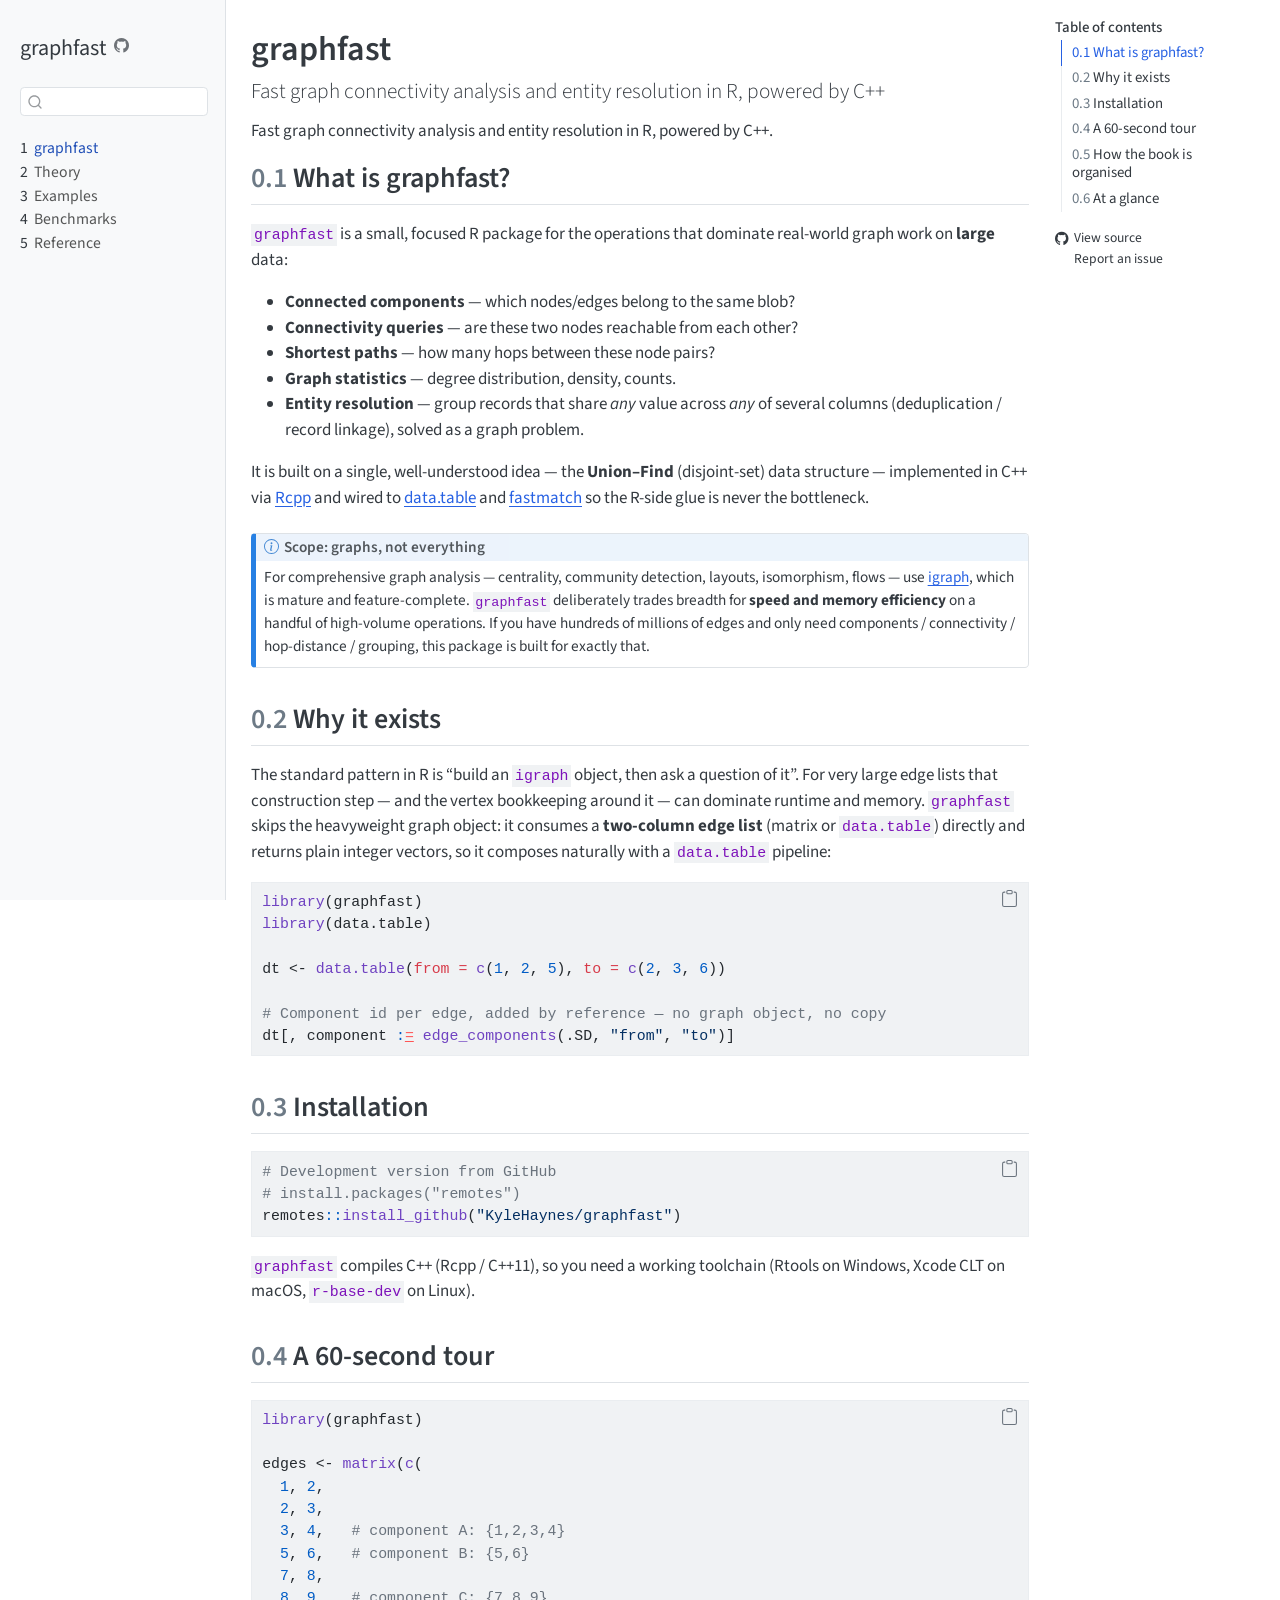
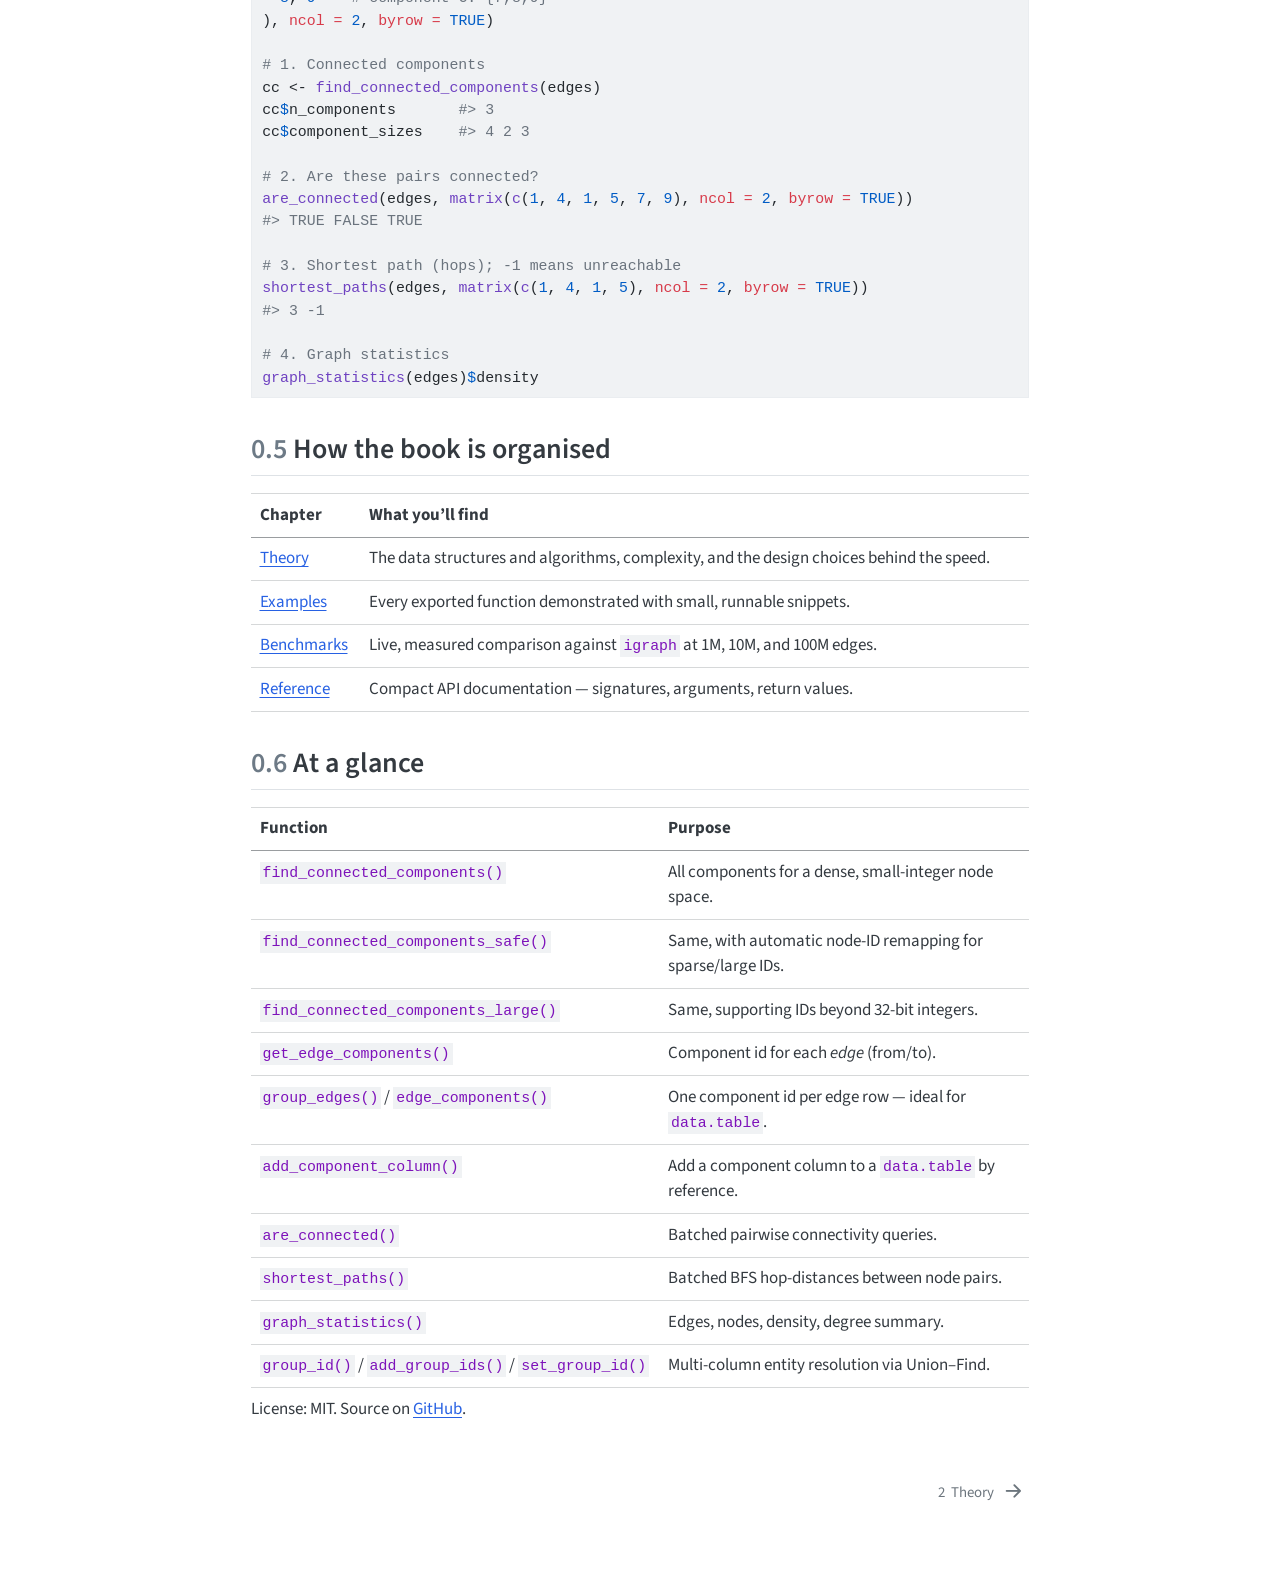
<file: docs/index.html>
<!DOCTYPE html>
<html xmlns="http://www.w3.org/1999/xhtml" lang="en" xml:lang="en"><head>

<meta charset="utf-8">
<meta name="generator" content="quarto-1.9.38">

<meta name="viewport" content="width=device-width, initial-scale=1.0, user-scalable=yes">

<meta name="description" content="Fast graph connectivity analysis and entity resolution in R, powered by C++.">

<title>graphfast</title>
<style>
/* Default styles provided by pandoc.
** See https://pandoc.org/MANUAL.html#variables-for-html for config info.
*/
code{white-space: pre-wrap;}
span.smallcaps{font-variant: small-caps;}
div.columns{display: flex; gap: min(4vw, 1.5em);}
div.column{flex: auto; overflow-x: auto;}
div.hanging-indent{margin-left: 1.5em; text-indent: -1.5em;}
ul.task-list{list-style: none;}
ul.task-list li input[type="checkbox"] {
  width: 0.8em;
  margin: 0 0.8em 0.2em -1em; /* quarto-specific, see https://github.com/quarto-dev/quarto-cli/issues/4556 */ 
  vertical-align: middle;
}
/* CSS for syntax highlighting */
html { -webkit-text-size-adjust: 100%; }
pre > code.sourceCode { white-space: pre; position: relative; }
pre > code.sourceCode > span { display: inline-block; line-height: 1.25; }
pre > code.sourceCode > span:empty { height: 1.2em; }
.sourceCode { overflow: visible; }
code.sourceCode > span { color: inherit; text-decoration: inherit; }
div.sourceCode { margin: 1em 0; }
pre.sourceCode { margin: 0; }
@media screen {
div.sourceCode { overflow: auto; }
}
@media print {
pre > code.sourceCode { white-space: pre-wrap; }
pre > code.sourceCode > span { text-indent: -5em; padding-left: 5em; }
}
pre.numberSource code
  { counter-reset: source-line 0; }
pre.numberSource code > span
  { position: relative; left: -4em; counter-increment: source-line; }
pre.numberSource code > span > a:first-child::before
  { content: counter(source-line);
    position: relative; left: -1em; text-align: right; vertical-align: baseline;
    border: none; display: inline-block;
    -webkit-touch-callout: none; -webkit-user-select: none;
    -khtml-user-select: none; -moz-user-select: none;
    -ms-user-select: none; user-select: none;
    padding: 0 4px; width: 4em;
  }
pre.numberSource { margin-left: 3em;  padding-left: 4px; }
div.sourceCode
  {   }
@media screen {
pre > code.sourceCode > span > a:first-child::before { text-decoration: underline; }
}
</style>


<script src="site_libs/quarto-nav/quarto-nav.js"></script>
<script src="site_libs/quarto-nav/headroom.min.js"></script>
<script src="site_libs/clipboard/clipboard.min.js"></script>
<script src="site_libs/quarto-search/autocomplete.umd.js"></script>
<script src="site_libs/quarto-search/fuse.min.js"></script>
<script src="site_libs/quarto-search/quarto-search.js"></script>
<meta name="quarto:offset" content="./">
<link href="./theory.html" rel="next">
<script src="site_libs/quarto-html/quarto.js" type="module"></script>
<script src="site_libs/quarto-html/tabsets/tabsets.js" type="module"></script>
<script src="site_libs/quarto-html/popper.min.js"></script>
<script src="site_libs/quarto-html/tippy.umd.min.js"></script>
<script src="site_libs/quarto-html/anchor.min.js"></script>
<link href="site_libs/quarto-html/tippy.css" rel="stylesheet">
<link href="site_libs/quarto-html/quarto-syntax-highlighting-de63f62b328812d8e578a4d74e282472.css" rel="stylesheet" id="quarto-text-highlighting-styles">
<script src="site_libs/bootstrap/bootstrap.min.js"></script>
<link href="site_libs/bootstrap/bootstrap-icons.css" rel="stylesheet">
<link href="site_libs/bootstrap/bootstrap-8b2de8cf835f6beefff61e77268666f7.min.css" rel="stylesheet" append-hash="true" id="quarto-bootstrap" data-mode="light">
<script id="quarto-search-options" type="application/json">{
  "location": "sidebar",
  "copy-button": false,
  "collapse-after": 3,
  "panel-placement": "start",
  "type": "textbox",
  "limit": 50,
  "keyboard-shortcut": [
    "f",
    "/",
    "s"
  ],
  "show-item-context": false,
  "language": {
    "search-no-results-text": "No results",
    "search-matching-documents-text": "matching documents",
    "search-copy-link-title": "Copy link to search",
    "search-hide-matches-text": "Hide additional matches",
    "search-more-match-text": "more match in this document",
    "search-more-matches-text": "more matches in this document",
    "search-clear-button-title": "Clear",
    "search-text-placeholder": "",
    "search-detached-cancel-button-title": "Cancel",
    "search-submit-button-title": "Submit",
    "search-label": "Search"
  }
}</script>


</head>

<body class="nav-sidebar docked quarto-light">

<div id="quarto-search-results"></div>
  <header id="quarto-header" class="headroom fixed-top">
  <nav class="quarto-secondary-nav">
    <div class="container-fluid d-flex">
      <button type="button" class="quarto-btn-toggle btn" data-bs-toggle="collapse" role="button" data-bs-target=".quarto-sidebar-collapse-item" aria-controls="quarto-sidebar" aria-expanded="false" aria-label="Toggle sidebar navigation" onclick="if (window.quartoToggleHeadroom) { window.quartoToggleHeadroom(); }">
        <i class="bi bi-layout-text-sidebar-reverse"></i>
      </button>
        <nav class="quarto-page-breadcrumbs" aria-label="breadcrumb"><ol class="breadcrumb"><li class="breadcrumb-item"><a href="./index.html"><span class="chapter-number">1</span>&nbsp; <span class="chapter-title">graphfast</span></a></li></ol></nav>
        <a class="flex-grow-1" role="navigation" data-bs-toggle="collapse" data-bs-target=".quarto-sidebar-collapse-item" aria-controls="quarto-sidebar" aria-expanded="false" aria-label="Toggle sidebar navigation" onclick="if (window.quartoToggleHeadroom) { window.quartoToggleHeadroom(); }">      
        </a>
      <button type="button" class="btn quarto-search-button" aria-label="Search" onclick="window.quartoOpenSearch();">
        <i class="bi bi-search"></i>
      </button>
    </div>
  </nav>
</header>
<!-- content -->
<div id="quarto-content" class="quarto-container page-columns page-rows-contents page-layout-article">
<!-- sidebar -->
  <nav id="quarto-sidebar" class="sidebar collapse collapse-horizontal quarto-sidebar-collapse-item sidebar-navigation docked overflow-auto">
    <div class="pt-lg-2 mt-2 text-left sidebar-header">
    <div class="sidebar-title mb-0 py-0">
      <a href="./">graphfast</a> 
        <div class="sidebar-tools-main">
    <a href="https://github.com/KyleHaynes/graphfast" title="Source Code" class="quarto-navigation-tool px-1" aria-label="Source Code"><i class="bi bi-github"></i></a>
</div>
    </div>
      </div>
        <div class="mt-2 flex-shrink-0 align-items-center">
        <div class="sidebar-search">
        <div id="quarto-search" class="" title="Search"></div>
        </div>
        </div>
    <div class="sidebar-menu-container"> 
    <ul class="list-unstyled mt-1">
        <li class="sidebar-item">
  <div class="sidebar-item-container"> 
  <a href="./index.html" class="sidebar-item-text sidebar-link active">
 <span class="menu-text"><span class="chapter-number">1</span>&nbsp; <span class="chapter-title">graphfast</span></span></a>
  </div>
</li>
        <li class="sidebar-item">
  <div class="sidebar-item-container"> 
  <a href="./theory.html" class="sidebar-item-text sidebar-link">
 <span class="menu-text"><span class="chapter-number">2</span>&nbsp; <span class="chapter-title">Theory</span></span></a>
  </div>
</li>
        <li class="sidebar-item">
  <div class="sidebar-item-container"> 
  <a href="./examples.html" class="sidebar-item-text sidebar-link">
 <span class="menu-text"><span class="chapter-number">3</span>&nbsp; <span class="chapter-title">Examples</span></span></a>
  </div>
</li>
        <li class="sidebar-item">
  <div class="sidebar-item-container"> 
  <a href="./benchmarks.html" class="sidebar-item-text sidebar-link">
 <span class="menu-text"><span class="chapter-number">4</span>&nbsp; <span class="chapter-title">Benchmarks</span></span></a>
  </div>
</li>
        <li class="sidebar-item">
  <div class="sidebar-item-container"> 
  <a href="./reference.html" class="sidebar-item-text sidebar-link">
 <span class="menu-text"><span class="chapter-number">5</span>&nbsp; <span class="chapter-title">Reference</span></span></a>
  </div>
</li>
    </ul>
    </div>
</nav>
<div id="quarto-sidebar-glass" class="quarto-sidebar-collapse-item" data-bs-toggle="collapse" data-bs-target=".quarto-sidebar-collapse-item"></div>
<!-- margin-sidebar -->
    <div id="quarto-margin-sidebar" class="sidebar margin-sidebar">
        <nav id="TOC" role="doc-toc" class="toc-active">
    <h2 id="toc-title">Table of contents</h2>
   
  <ul>
  <li><a href="#what-is-graphfast" id="toc-what-is-graphfast" class="nav-link active" data-scroll-target="#what-is-graphfast"><span class="header-section-number">0.1</span> What is graphfast?</a></li>
  <li><a href="#why-it-exists" id="toc-why-it-exists" class="nav-link" data-scroll-target="#why-it-exists"><span class="header-section-number">0.2</span> Why it exists</a></li>
  <li><a href="#installation" id="toc-installation" class="nav-link" data-scroll-target="#installation"><span class="header-section-number">0.3</span> Installation</a></li>
  <li><a href="#a-60-second-tour" id="toc-a-60-second-tour" class="nav-link" data-scroll-target="#a-60-second-tour"><span class="header-section-number">0.4</span> A 60-second tour</a></li>
  <li><a href="#how-the-book-is-organised" id="toc-how-the-book-is-organised" class="nav-link" data-scroll-target="#how-the-book-is-organised"><span class="header-section-number">0.5</span> How the book is organised</a></li>
  <li><a href="#at-a-glance" id="toc-at-a-glance" class="nav-link" data-scroll-target="#at-a-glance"><span class="header-section-number">0.6</span> At a glance</a></li>
  </ul>
<div class="toc-actions"><ul><li><a href="https://github.com/KyleHaynes/graphfast/blob/main/index.qmd" class="toc-action"><i class="bi bi-github"></i>View source</a></li><li><a href="https://github.com/KyleHaynes/graphfast/issues/new" class="toc-action"><i class="bi empty"></i>Report an issue</a></li></ul></div></nav>
    </div>
<!-- main -->
<main class="content" id="quarto-document-content">

<header id="title-block-header" class="quarto-title-block default">
<div class="quarto-title">
<h1 class="title">graphfast</h1>
<p class="subtitle lead">Fast graph connectivity analysis and entity resolution in R, powered by C++</p>
</div>

<div>
  <div class="description">
    Fast graph connectivity analysis and entity resolution in R, powered by C++.
  </div>
</div>


<div class="quarto-title-meta">

    
  
    
  </div>
  


</header>


<section id="what-is-graphfast" class="level2" data-number="0.1">
<h2 data-number="0.1" class="anchored" data-anchor-id="what-is-graphfast"><span class="header-section-number">0.1</span> What is graphfast?</h2>
<p><code>graphfast</code> is a small, focused R package for the operations that dominate real-world graph work on <strong>large</strong> data:</p>
<ul>
<li><strong>Connected components</strong> — which nodes/edges belong to the same blob?</li>
<li><strong>Connectivity queries</strong> — are these two nodes reachable from each other?</li>
<li><strong>Shortest paths</strong> — how many hops between these node pairs?</li>
<li><strong>Graph statistics</strong> — degree distribution, density, counts.</li>
<li><strong>Entity resolution</strong> — group records that share <em>any</em> value across <em>any</em> of several columns (deduplication / record linkage), solved as a graph problem.</li>
</ul>
<p>It is built on a single, well-understood idea — the <strong>Union–Find</strong> (disjoint-set) data structure — implemented in C++ via <a href="https://www.rcpp.org/">Rcpp</a> and wired to <a href="https://r-datatable.com/">data.table</a> and <a href="https://cran.r-project.org/package=fastmatch">fastmatch</a> so the R-side glue is never the bottleneck.</p>
<div class="callout callout-style-default callout-note callout-titled">
<div class="callout-header d-flex align-content-center">
<div class="callout-icon-container">
<i class="callout-icon"></i>
</div>
<div class="callout-title-container flex-fill">
<span class="screen-reader-only">Note</span>Scope: graphs, not everything
</div>
</div>
<div class="callout-body-container callout-body">
<p>For comprehensive graph analysis — centrality, community detection, layouts, isomorphism, flows — use <a href="https://igraph.org/r/">igraph</a>, which is mature and feature-complete. <code>graphfast</code> deliberately trades breadth for <strong>speed and memory efficiency</strong> on a handful of high-volume operations. If you have hundreds of millions of edges and only need components / connectivity / hop-distance / grouping, this package is built for exactly that.</p>
</div>
</div>
</section>
<section id="why-it-exists" class="level2" data-number="0.2">
<h2 data-number="0.2" class="anchored" data-anchor-id="why-it-exists"><span class="header-section-number">0.2</span> Why it exists</h2>
<p>The standard pattern in R is “build an <code>igraph</code> object, then ask a question of it”. For very large edge lists that construction step — and the vertex bookkeeping around it — can dominate runtime and memory. <code>graphfast</code> skips the heavyweight graph object: it consumes a <strong>two-column edge list</strong> (matrix or <code>data.table</code>) directly and returns plain integer vectors, so it composes naturally with a <code>data.table</code> pipeline:</p>
<div class="code-copy-outer-scaffold"><div class="sourceCode" id="cb1"><pre class="sourceCode r code-with-copy"><code class="sourceCode r"><span id="cb1-1"><a href="#cb1-1" aria-hidden="true" tabindex="-1"></a><span class="fu">library</span>(graphfast)</span>
<span id="cb1-2"><a href="#cb1-2" aria-hidden="true" tabindex="-1"></a><span class="fu">library</span>(data.table)</span>
<span id="cb1-3"><a href="#cb1-3" aria-hidden="true" tabindex="-1"></a></span>
<span id="cb1-4"><a href="#cb1-4" aria-hidden="true" tabindex="-1"></a>dt <span class="ot">&lt;-</span> <span class="fu">data.table</span>(<span class="at">from =</span> <span class="fu">c</span>(<span class="dv">1</span>, <span class="dv">2</span>, <span class="dv">5</span>), <span class="at">to =</span> <span class="fu">c</span>(<span class="dv">2</span>, <span class="dv">3</span>, <span class="dv">6</span>))</span>
<span id="cb1-5"><a href="#cb1-5" aria-hidden="true" tabindex="-1"></a></span>
<span id="cb1-6"><a href="#cb1-6" aria-hidden="true" tabindex="-1"></a><span class="co"># Component id per edge, added by reference — no graph object, no copy</span></span>
<span id="cb1-7"><a href="#cb1-7" aria-hidden="true" tabindex="-1"></a>dt[, component <span class="sc">:</span><span class="er">=</span> <span class="fu">edge_components</span>(.SD, <span class="st">"from"</span>, <span class="st">"to"</span>)]</span></code></pre></div><button title="Copy to Clipboard" class="code-copy-button"><i class="bi"></i></button></div>
</section>
<section id="installation" class="level2" data-number="0.3">
<h2 data-number="0.3" class="anchored" data-anchor-id="installation"><span class="header-section-number">0.3</span> Installation</h2>
<div class="code-copy-outer-scaffold"><div class="sourceCode" id="cb2"><pre class="sourceCode r code-with-copy"><code class="sourceCode r"><span id="cb2-1"><a href="#cb2-1" aria-hidden="true" tabindex="-1"></a><span class="co"># Development version from GitHub</span></span>
<span id="cb2-2"><a href="#cb2-2" aria-hidden="true" tabindex="-1"></a><span class="co"># install.packages("remotes")</span></span>
<span id="cb2-3"><a href="#cb2-3" aria-hidden="true" tabindex="-1"></a>remotes<span class="sc">::</span><span class="fu">install_github</span>(<span class="st">"KyleHaynes/graphfast"</span>)</span></code></pre></div><button title="Copy to Clipboard" class="code-copy-button"><i class="bi"></i></button></div>
<p><code>graphfast</code> compiles C++ (Rcpp / C++11), so you need a working toolchain (Rtools on Windows, Xcode CLT on macOS, <code>r-base-dev</code> on Linux).</p>
</section>
<section id="a-60-second-tour" class="level2" data-number="0.4">
<h2 data-number="0.4" class="anchored" data-anchor-id="a-60-second-tour"><span class="header-section-number">0.4</span> A 60-second tour</h2>
<div class="cell">
<div class="code-copy-outer-scaffold"><div class="sourceCode cell-code" id="cb3"><pre class="sourceCode r code-with-copy"><code class="sourceCode r"><span id="cb3-1"><a href="#cb3-1" aria-hidden="true" tabindex="-1"></a><span class="fu">library</span>(graphfast)</span>
<span id="cb3-2"><a href="#cb3-2" aria-hidden="true" tabindex="-1"></a></span>
<span id="cb3-3"><a href="#cb3-3" aria-hidden="true" tabindex="-1"></a>edges <span class="ot">&lt;-</span> <span class="fu">matrix</span>(<span class="fu">c</span>(</span>
<span id="cb3-4"><a href="#cb3-4" aria-hidden="true" tabindex="-1"></a>  <span class="dv">1</span>, <span class="dv">2</span>,</span>
<span id="cb3-5"><a href="#cb3-5" aria-hidden="true" tabindex="-1"></a>  <span class="dv">2</span>, <span class="dv">3</span>,</span>
<span id="cb3-6"><a href="#cb3-6" aria-hidden="true" tabindex="-1"></a>  <span class="dv">3</span>, <span class="dv">4</span>,   <span class="co"># component A: {1,2,3,4}</span></span>
<span id="cb3-7"><a href="#cb3-7" aria-hidden="true" tabindex="-1"></a>  <span class="dv">5</span>, <span class="dv">6</span>,   <span class="co"># component B: {5,6}</span></span>
<span id="cb3-8"><a href="#cb3-8" aria-hidden="true" tabindex="-1"></a>  <span class="dv">7</span>, <span class="dv">8</span>,</span>
<span id="cb3-9"><a href="#cb3-9" aria-hidden="true" tabindex="-1"></a>  <span class="dv">8</span>, <span class="dv">9</span>    <span class="co"># component C: {7,8,9}</span></span>
<span id="cb3-10"><a href="#cb3-10" aria-hidden="true" tabindex="-1"></a>), <span class="at">ncol =</span> <span class="dv">2</span>, <span class="at">byrow =</span> <span class="cn">TRUE</span>)</span>
<span id="cb3-11"><a href="#cb3-11" aria-hidden="true" tabindex="-1"></a></span>
<span id="cb3-12"><a href="#cb3-12" aria-hidden="true" tabindex="-1"></a><span class="co"># 1. Connected components</span></span>
<span id="cb3-13"><a href="#cb3-13" aria-hidden="true" tabindex="-1"></a>cc <span class="ot">&lt;-</span> <span class="fu">find_connected_components</span>(edges)</span>
<span id="cb3-14"><a href="#cb3-14" aria-hidden="true" tabindex="-1"></a>cc<span class="sc">$</span>n_components       <span class="co">#&gt; 3</span></span>
<span id="cb3-15"><a href="#cb3-15" aria-hidden="true" tabindex="-1"></a>cc<span class="sc">$</span>component_sizes    <span class="co">#&gt; 4 2 3</span></span>
<span id="cb3-16"><a href="#cb3-16" aria-hidden="true" tabindex="-1"></a></span>
<span id="cb3-17"><a href="#cb3-17" aria-hidden="true" tabindex="-1"></a><span class="co"># 2. Are these pairs connected?</span></span>
<span id="cb3-18"><a href="#cb3-18" aria-hidden="true" tabindex="-1"></a><span class="fu">are_connected</span>(edges, <span class="fu">matrix</span>(<span class="fu">c</span>(<span class="dv">1</span>, <span class="dv">4</span>, <span class="dv">1</span>, <span class="dv">5</span>, <span class="dv">7</span>, <span class="dv">9</span>), <span class="at">ncol =</span> <span class="dv">2</span>, <span class="at">byrow =</span> <span class="cn">TRUE</span>))</span>
<span id="cb3-19"><a href="#cb3-19" aria-hidden="true" tabindex="-1"></a><span class="co">#&gt; TRUE FALSE TRUE</span></span>
<span id="cb3-20"><a href="#cb3-20" aria-hidden="true" tabindex="-1"></a></span>
<span id="cb3-21"><a href="#cb3-21" aria-hidden="true" tabindex="-1"></a><span class="co"># 3. Shortest path (hops); -1 means unreachable</span></span>
<span id="cb3-22"><a href="#cb3-22" aria-hidden="true" tabindex="-1"></a><span class="fu">shortest_paths</span>(edges, <span class="fu">matrix</span>(<span class="fu">c</span>(<span class="dv">1</span>, <span class="dv">4</span>, <span class="dv">1</span>, <span class="dv">5</span>), <span class="at">ncol =</span> <span class="dv">2</span>, <span class="at">byrow =</span> <span class="cn">TRUE</span>))</span>
<span id="cb3-23"><a href="#cb3-23" aria-hidden="true" tabindex="-1"></a><span class="co">#&gt; 3 -1</span></span>
<span id="cb3-24"><a href="#cb3-24" aria-hidden="true" tabindex="-1"></a></span>
<span id="cb3-25"><a href="#cb3-25" aria-hidden="true" tabindex="-1"></a><span class="co"># 4. Graph statistics</span></span>
<span id="cb3-26"><a href="#cb3-26" aria-hidden="true" tabindex="-1"></a><span class="fu">graph_statistics</span>(edges)<span class="sc">$</span>density</span></code></pre></div><button title="Copy to Clipboard" class="code-copy-button"><i class="bi"></i></button></div>
</div>
</section>
<section id="how-the-book-is-organised" class="level2" data-number="0.5">
<h2 data-number="0.5" class="anchored" data-anchor-id="how-the-book-is-organised"><span class="header-section-number">0.5</span> How the book is organised</h2>
<table class="caption-top table">
<thead>
<tr class="header">
<th>Chapter</th>
<th>What you’ll find</th>
</tr>
</thead>
<tbody>
<tr class="odd">
<td><a href="./theory.html">Theory</a></td>
<td>The data structures and algorithms, complexity, and the design choices behind the speed.</td>
</tr>
<tr class="even">
<td><a href="./examples.html">Examples</a></td>
<td>Every exported function demonstrated with small, runnable snippets.</td>
</tr>
<tr class="odd">
<td><a href="./benchmarks.html">Benchmarks</a></td>
<td>Live, measured comparison against <code>igraph</code> at 1M, 10M, and 100M edges.</td>
</tr>
<tr class="even">
<td><a href="./reference.html">Reference</a></td>
<td>Compact API documentation — signatures, arguments, return values.</td>
</tr>
</tbody>
</table>
</section>
<section id="at-a-glance" class="level2" data-number="0.6">
<h2 data-number="0.6" class="anchored" data-anchor-id="at-a-glance"><span class="header-section-number">0.6</span> At a glance</h2>
<table class="caption-top table">
<colgroup>
<col style="width: 52%">
<col style="width: 47%">
</colgroup>
<thead>
<tr class="header">
<th>Function</th>
<th>Purpose</th>
</tr>
</thead>
<tbody>
<tr class="odd">
<td><code>find_connected_components()</code></td>
<td>All components for a dense, small-integer node space.</td>
</tr>
<tr class="even">
<td><code>find_connected_components_safe()</code></td>
<td>Same, with automatic node-ID remapping for sparse/large IDs.</td>
</tr>
<tr class="odd">
<td><code>find_connected_components_large()</code></td>
<td>Same, supporting IDs beyond 32-bit integers.</td>
</tr>
<tr class="even">
<td><code>get_edge_components()</code></td>
<td>Component id for each <em>edge</em> (from/to).</td>
</tr>
<tr class="odd">
<td><code>group_edges()</code> / <code>edge_components()</code></td>
<td>One component id per edge row — ideal for <code>data.table</code>.</td>
</tr>
<tr class="even">
<td><code>add_component_column()</code></td>
<td>Add a component column to a <code>data.table</code> by reference.</td>
</tr>
<tr class="odd">
<td><code>are_connected()</code></td>
<td>Batched pairwise connectivity queries.</td>
</tr>
<tr class="even">
<td><code>shortest_paths()</code></td>
<td>Batched BFS hop-distances between node pairs.</td>
</tr>
<tr class="odd">
<td><code>graph_statistics()</code></td>
<td>Edges, nodes, density, degree summary.</td>
</tr>
<tr class="even">
<td><code>group_id()</code> / <code>add_group_ids()</code> / <code>set_group_id()</code></td>
<td>Multi-column entity resolution via Union–Find.</td>
</tr>
</tbody>
</table>
<p>License: MIT. Source on <a href="https://github.com/KyleHaynes/graphfast">GitHub</a>.</p>


</section>

</main> <!-- /main -->
<script id="quarto-html-after-body" type="application/javascript">
  window.document.addEventListener("DOMContentLoaded", function (event) {
    const icon = "";
    const anchorJS = new window.AnchorJS();
    anchorJS.options = {
      placement: 'right',
      icon: icon
    };
    anchorJS.add('.anchored');
    const isCodeAnnotation = (el) => {
      for (const clz of el.classList) {
        if (clz.startsWith('code-annotation-')) {                     
          return true;
        }
      }
      return false;
    }
    const onCopySuccess = function(e) {
      // button target
      const button = e.trigger;
      // don't keep focus
      button.blur();
      // flash "checked"
      button.classList.add('code-copy-button-checked');
      var currentTitle = button.getAttribute("title");
      button.setAttribute("title", "Copied!");
      let tooltip;
      if (window.bootstrap) {
        button.setAttribute("data-bs-toggle", "tooltip");
        button.setAttribute("data-bs-placement", "left");
        button.setAttribute("data-bs-title", "Copied!");
        tooltip = new bootstrap.Tooltip(button, 
          { trigger: "manual", 
            customClass: "code-copy-button-tooltip",
            offset: [0, -8]});
        tooltip.show();    
      }
      setTimeout(function() {
        if (tooltip) {
          tooltip.hide();
          button.removeAttribute("data-bs-title");
          button.removeAttribute("data-bs-toggle");
          button.removeAttribute("data-bs-placement");
        }
        button.setAttribute("title", currentTitle);
        button.classList.remove('code-copy-button-checked');
      }, 1000);
      // clear code selection
      e.clearSelection();
    }
    const getTextToCopy = function(trigger) {
      const outerScaffold = trigger.parentElement.cloneNode(true);
      const codeEl = outerScaffold.querySelector('code');
      for (const childEl of codeEl.children) {
        if (isCodeAnnotation(childEl)) {
          childEl.remove();
        }
      }
      return codeEl.innerText;
    }
    const clipboard = new window.ClipboardJS('.code-copy-button:not([data-in-quarto-modal])', {
      text: getTextToCopy
    });
    clipboard.on('success', onCopySuccess);
    if (window.document.getElementById('quarto-embedded-source-code-modal')) {
      const clipboardModal = new window.ClipboardJS('.code-copy-button[data-in-quarto-modal]', {
        text: getTextToCopy,
        container: window.document.getElementById('quarto-embedded-source-code-modal')
      });
      clipboardModal.on('success', onCopySuccess);
    }
      var localhostRegex = new RegExp(/^(?:http|https):\/\/localhost\:?[0-9]*\//);
      var mailtoRegex = new RegExp(/^mailto:/);
        var filterRegex = new RegExp('/' + window.location.host + '/');
      var isInternal = (href) => {
          return filterRegex.test(href) || localhostRegex.test(href) || mailtoRegex.test(href);
      }
      // Inspect non-navigation links and adorn them if external
     var links = window.document.querySelectorAll('a[href]:not(.nav-link):not(.navbar-brand):not(.toc-action):not(.sidebar-link):not(.sidebar-item-toggle):not(.pagination-link):not(.no-external):not([aria-hidden]):not(.dropdown-item):not(.quarto-navigation-tool):not(.about-link)');
      for (var i=0; i<links.length; i++) {
        const link = links[i];
        if (!isInternal(link.href)) {
          // undo the damage that might have been done by quarto-nav.js in the case of
          // links that we want to consider external
          if (link.dataset.originalHref !== undefined) {
            link.href = link.dataset.originalHref;
          }
        }
      }
    function tippyHover(el, contentFn, onTriggerFn, onUntriggerFn) {
      const config = {
        allowHTML: true,
        maxWidth: 500,
        delay: 100,
        arrow: false,
        appendTo: function(el) {
            return el.parentElement;
        },
        interactive: true,
        interactiveBorder: 10,
        theme: 'quarto',
        placement: 'bottom-start',
      };
      if (contentFn) {
        config.content = contentFn;
      }
      if (onTriggerFn) {
        config.onTrigger = onTriggerFn;
      }
      if (onUntriggerFn) {
        config.onUntrigger = onUntriggerFn;
      }
      window.tippy(el, config); 
    }
    const noterefs = window.document.querySelectorAll('a[role="doc-noteref"]');
    for (var i=0; i<noterefs.length; i++) {
      const ref = noterefs[i];
      tippyHover(ref, function() {
        // use id or data attribute instead here
        let href = ref.getAttribute('data-footnote-href') || ref.getAttribute('href');
        try { href = new URL(href).hash; } catch {}
        const id = href.replace(/^#\/?/, "");
        const note = window.document.getElementById(id);
        if (note) {
          return note.innerHTML;
        } else {
          return "";
        }
      });
    }
    const xrefs = window.document.querySelectorAll('a.quarto-xref');
    const processXRef = (id, note) => {
      // Strip column container classes
      const stripColumnClz = (el) => {
        el.classList.remove("page-full", "page-columns");
        if (el.children) {
          for (const child of el.children) {
            stripColumnClz(child);
          }
        }
      }
      stripColumnClz(note)
      if (id === null || id.startsWith('sec-')) {
        // Special case sections, only their first couple elements
        const container = document.createElement("div");
        if (note.children && note.children.length > 2) {
          container.appendChild(note.children[0].cloneNode(true));
          for (let i = 1; i < note.children.length; i++) {
            const child = note.children[i];
            if (child.tagName === "P" && child.innerText === "") {
              continue;
            } else {
              container.appendChild(child.cloneNode(true));
              break;
            }
          }
          if (window.Quarto?.typesetMath) {
            window.Quarto.typesetMath(container);
          }
          return container.innerHTML
        } else {
          if (window.Quarto?.typesetMath) {
            window.Quarto.typesetMath(note);
          }
          return note.innerHTML;
        }
      } else {
        // Remove any anchor links if they are present
        const anchorLink = note.querySelector('a.anchorjs-link');
        if (anchorLink) {
          anchorLink.remove();
        }
        if (window.Quarto?.typesetMath) {
          window.Quarto.typesetMath(note);
        }
        if (note.classList.contains("callout")) {
          return note.outerHTML;
        } else {
          return note.innerHTML;
        }
      }
    }
    for (var i=0; i<xrefs.length; i++) {
      const xref = xrefs[i];
      tippyHover(xref, undefined, function(instance) {
        instance.disable();
        let url = xref.getAttribute('href');
        let hash = undefined; 
        if (url.startsWith('#')) {
          hash = url;
        } else {
          try { hash = new URL(url).hash; } catch {}
        }
        if (hash) {
          const id = hash.replace(/^#\/?/, "");
          const note = window.document.getElementById(id);
          if (note !== null) {
            try {
              const html = processXRef(id, note.cloneNode(true));
              instance.setContent(html);
            } finally {
              instance.enable();
              instance.show();
            }
          } else {
            // See if we can fetch this
            fetch(url.split('#')[0])
            .then(res => res.text())
            .then(html => {
              const parser = new DOMParser();
              const htmlDoc = parser.parseFromString(html, "text/html");
              const note = htmlDoc.getElementById(id);
              if (note !== null) {
                const html = processXRef(id, note);
                instance.setContent(html);
              } 
            }).finally(() => {
              instance.enable();
              instance.show();
            });
          }
        } else {
          // See if we can fetch a full url (with no hash to target)
          // This is a special case and we should probably do some content thinning / targeting
          fetch(url)
          .then(res => res.text())
          .then(html => {
            const parser = new DOMParser();
            const htmlDoc = parser.parseFromString(html, "text/html");
            const note = htmlDoc.querySelector('main.content');
            if (note !== null) {
              // This should only happen for chapter cross references
              // (since there is no id in the URL)
              // remove the first header
              if (note.children.length > 0 && note.children[0].tagName === "HEADER") {
                note.children[0].remove();
              }
              const html = processXRef(null, note);
              instance.setContent(html);
            } 
          }).finally(() => {
            instance.enable();
            instance.show();
          });
        }
      }, function(instance) {
      });
    }
        let selectedAnnoteEl;
        const selectorForAnnotation = ( cell, annotation) => {
          let cellAttr = 'data-code-cell="' + cell + '"';
          let lineAttr = 'data-code-annotation="' +  annotation + '"';
          const selector = 'span[' + cellAttr + '][' + lineAttr + ']';
          return selector;
        }
        const selectCodeLines = (annoteEl) => {
          const doc = window.document;
          const targetCell = annoteEl.getAttribute("data-target-cell");
          const targetAnnotation = annoteEl.getAttribute("data-target-annotation");
          const annoteSpan = window.document.querySelector(selectorForAnnotation(targetCell, targetAnnotation));
          const lines = annoteSpan.getAttribute("data-code-lines").split(",");
          const lineIds = lines.map((line) => {
            return targetCell + "-" + line;
          })
          let top = null;
          let height = null;
          let parent = null;
          if (lineIds.length > 0) {
              //compute the position of the single el (top and bottom and make a div)
              const el = window.document.getElementById(lineIds[0]);
              top = el.offsetTop;
              height = el.offsetHeight;
              parent = el.parentElement.parentElement;
            if (lineIds.length > 1) {
              const lastEl = window.document.getElementById(lineIds[lineIds.length - 1]);
              const bottom = lastEl.offsetTop + lastEl.offsetHeight;
              height = bottom - top;
            }
            if (top !== null && height !== null && parent !== null) {
              // cook up a div (if necessary) and position it 
              let div = window.document.getElementById("code-annotation-line-highlight");
              if (div === null) {
                div = window.document.createElement("div");
                div.setAttribute("id", "code-annotation-line-highlight");
                div.style.position = 'absolute';
                parent.appendChild(div);
              }
              div.style.top = top - 2 + "px";
              div.style.height = height + 4 + "px";
              div.style.left = 0;
              let gutterDiv = window.document.getElementById("code-annotation-line-highlight-gutter");
              if (gutterDiv === null) {
                gutterDiv = window.document.createElement("div");
                gutterDiv.setAttribute("id", "code-annotation-line-highlight-gutter");
                gutterDiv.style.position = 'absolute';
                const codeCell = window.document.getElementById(targetCell);
                const gutter = codeCell.querySelector('.code-annotation-gutter');
                gutter.appendChild(gutterDiv);
              }
              gutterDiv.style.top = top - 2 + "px";
              gutterDiv.style.height = height + 4 + "px";
            }
            selectedAnnoteEl = annoteEl;
          }
        };
        const unselectCodeLines = () => {
          const elementsIds = ["code-annotation-line-highlight", "code-annotation-line-highlight-gutter"];
          elementsIds.forEach((elId) => {
            const div = window.document.getElementById(elId);
            if (div) {
              div.remove();
            }
          });
          selectedAnnoteEl = undefined;
        };
          // Handle positioning of the toggle
      window.addEventListener(
        "resize",
        throttle(() => {
          elRect = undefined;
          if (selectedAnnoteEl) {
            selectCodeLines(selectedAnnoteEl);
          }
        }, 10)
      );
      function throttle(fn, ms) {
      let throttle = false;
      let timer;
        return (...args) => {
          if(!throttle) { // first call gets through
              fn.apply(this, args);
              throttle = true;
          } else { // all the others get throttled
              if(timer) clearTimeout(timer); // cancel #2
              timer = setTimeout(() => {
                fn.apply(this, args);
                timer = throttle = false;
              }, ms);
          }
        };
      }
        // Attach click handler to the DT
        const annoteDls = window.document.querySelectorAll('dt[data-target-cell]');
        for (const annoteDlNode of annoteDls) {
          annoteDlNode.addEventListener('click', (event) => {
            const clickedEl = event.target;
            if (clickedEl !== selectedAnnoteEl) {
              unselectCodeLines();
              const activeEl = window.document.querySelector('dt[data-target-cell].code-annotation-active');
              if (activeEl) {
                activeEl.classList.remove('code-annotation-active');
              }
              selectCodeLines(clickedEl);
              clickedEl.classList.add('code-annotation-active');
            } else {
              // Unselect the line
              unselectCodeLines();
              clickedEl.classList.remove('code-annotation-active');
            }
          });
        }
    const findCites = (el) => {
      const parentEl = el.parentElement;
      if (parentEl) {
        const cites = parentEl.dataset.cites;
        if (cites) {
          return {
            el,
            cites: cites.split(' ')
          };
        } else {
          return findCites(el.parentElement)
        }
      } else {
        return undefined;
      }
    };
    var bibliorefs = window.document.querySelectorAll('a[role="doc-biblioref"]');
    for (var i=0; i<bibliorefs.length; i++) {
      const ref = bibliorefs[i];
      const citeInfo = findCites(ref);
      if (citeInfo) {
        tippyHover(citeInfo.el, function() {
          var popup = window.document.createElement('div');
          citeInfo.cites.forEach(function(cite) {
            var citeDiv = window.document.createElement('div');
            citeDiv.classList.add('hanging-indent');
            citeDiv.classList.add('csl-entry');
            var biblioDiv = window.document.getElementById('ref-' + cite);
            if (biblioDiv) {
              citeDiv.innerHTML = biblioDiv.innerHTML;
            }
            popup.appendChild(citeDiv);
          });
          return popup.innerHTML;
        });
      }
    }
  });
  </script>
<nav class="page-navigation">
  <div class="nav-page nav-page-previous">
  </div>
  <div class="nav-page nav-page-next">
      <a href="./theory.html" class="pagination-link" aria-label="Theory">
        <span class="nav-page-text"><span class="chapter-number">2</span>&nbsp; <span class="chapter-title">Theory</span></span> <i class="bi bi-arrow-right-short"></i>
      </a>
  </div>
</nav>
</div> <!-- /content -->




<footer class="footer"><div class="nav-footer"><div class="nav-footer-center"><div class="toc-actions d-sm-block d-md-none"><ul><li><a href="https://github.com/KyleHaynes/graphfast/blob/main/index.qmd" class="toc-action"><i class="bi bi-github"></i>View source</a></li><li><a href="https://github.com/KyleHaynes/graphfast/issues/new" class="toc-action"><i class="bi empty"></i>Report an issue</a></li></ul></div></div></div></footer></body></html>
</file>
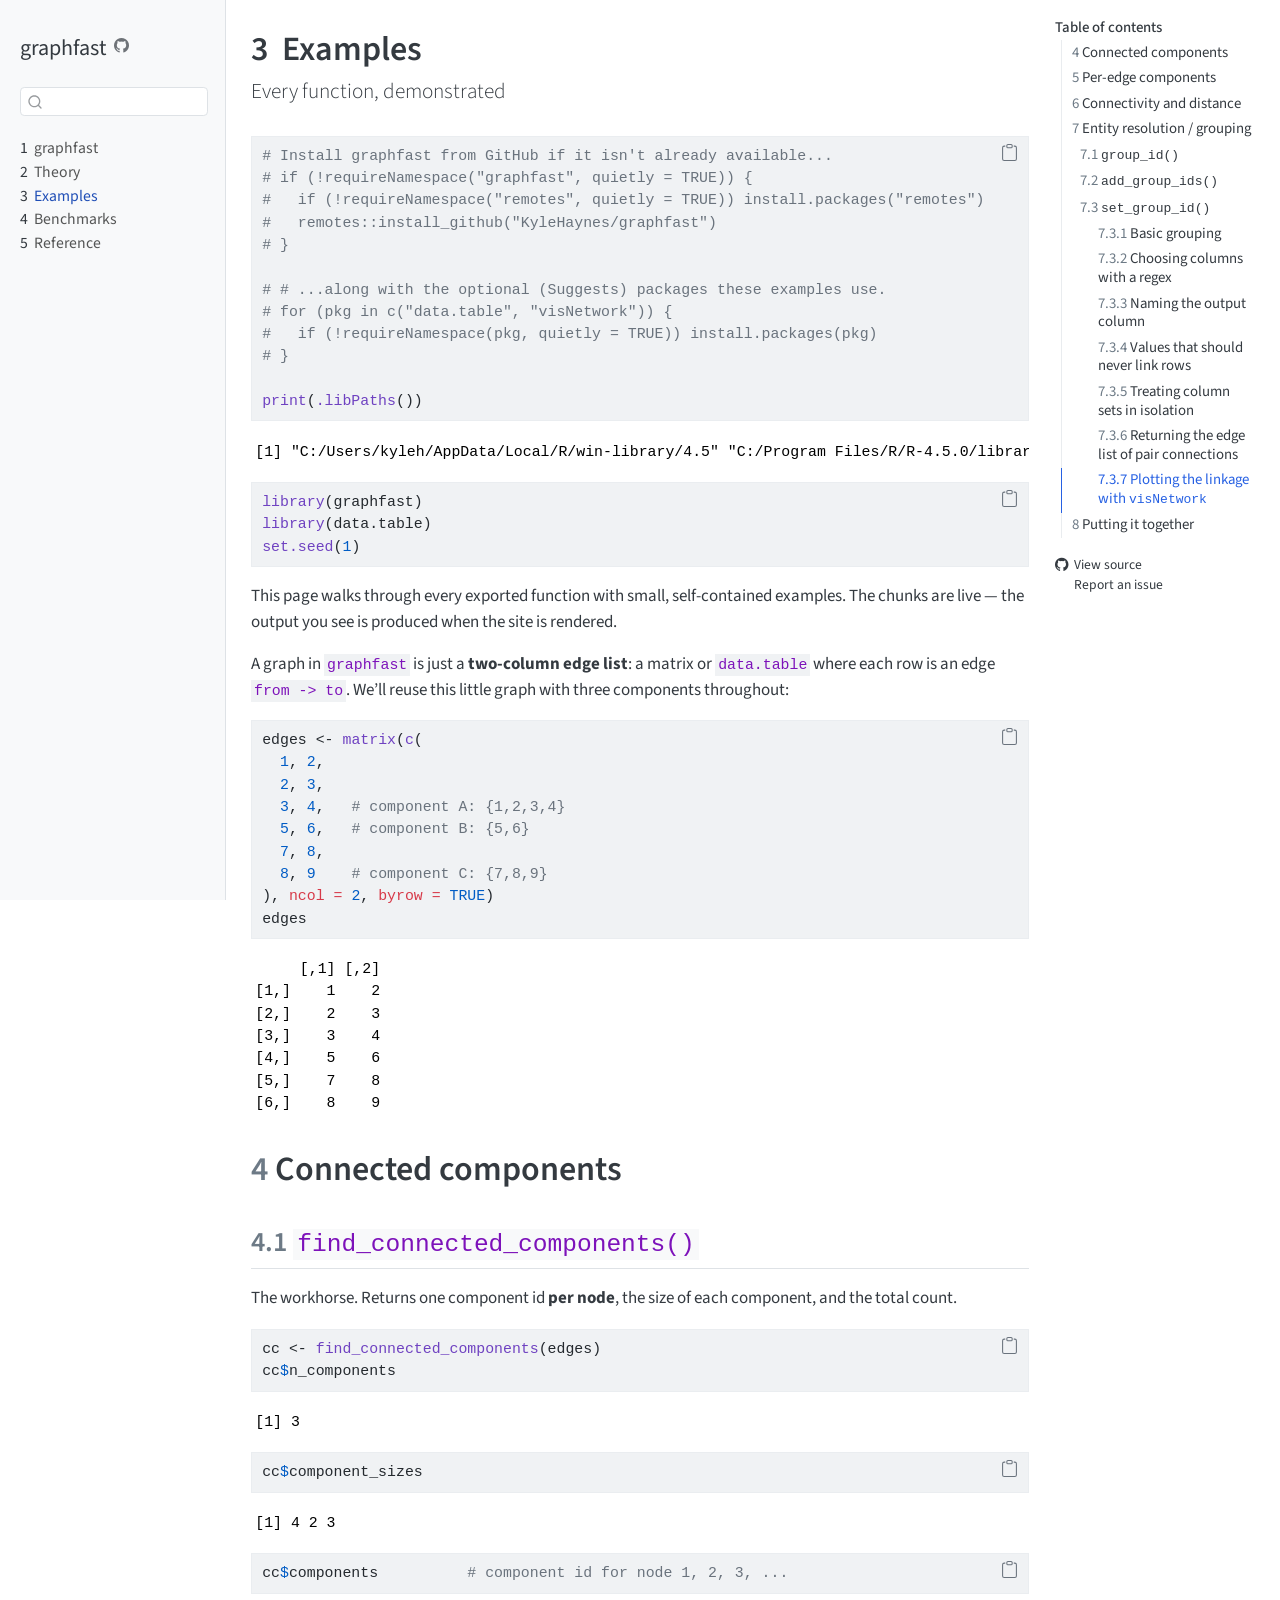
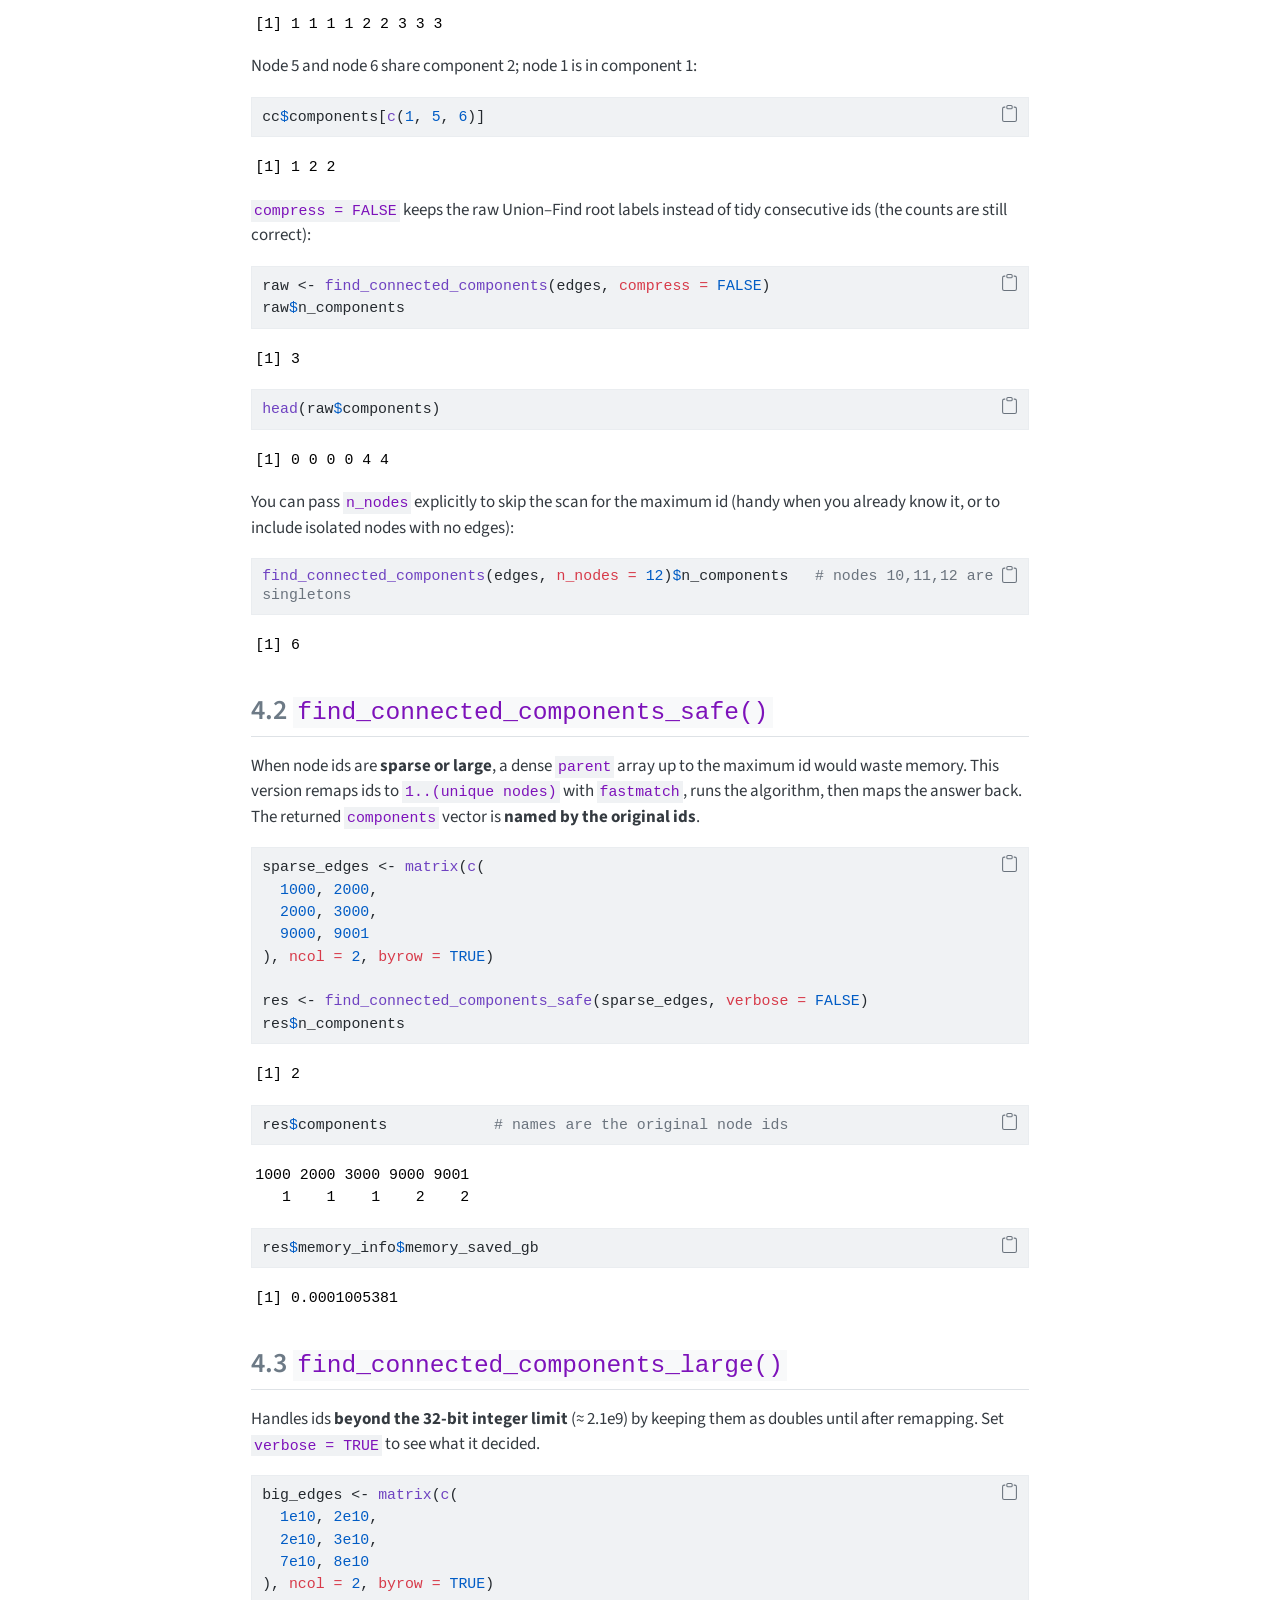
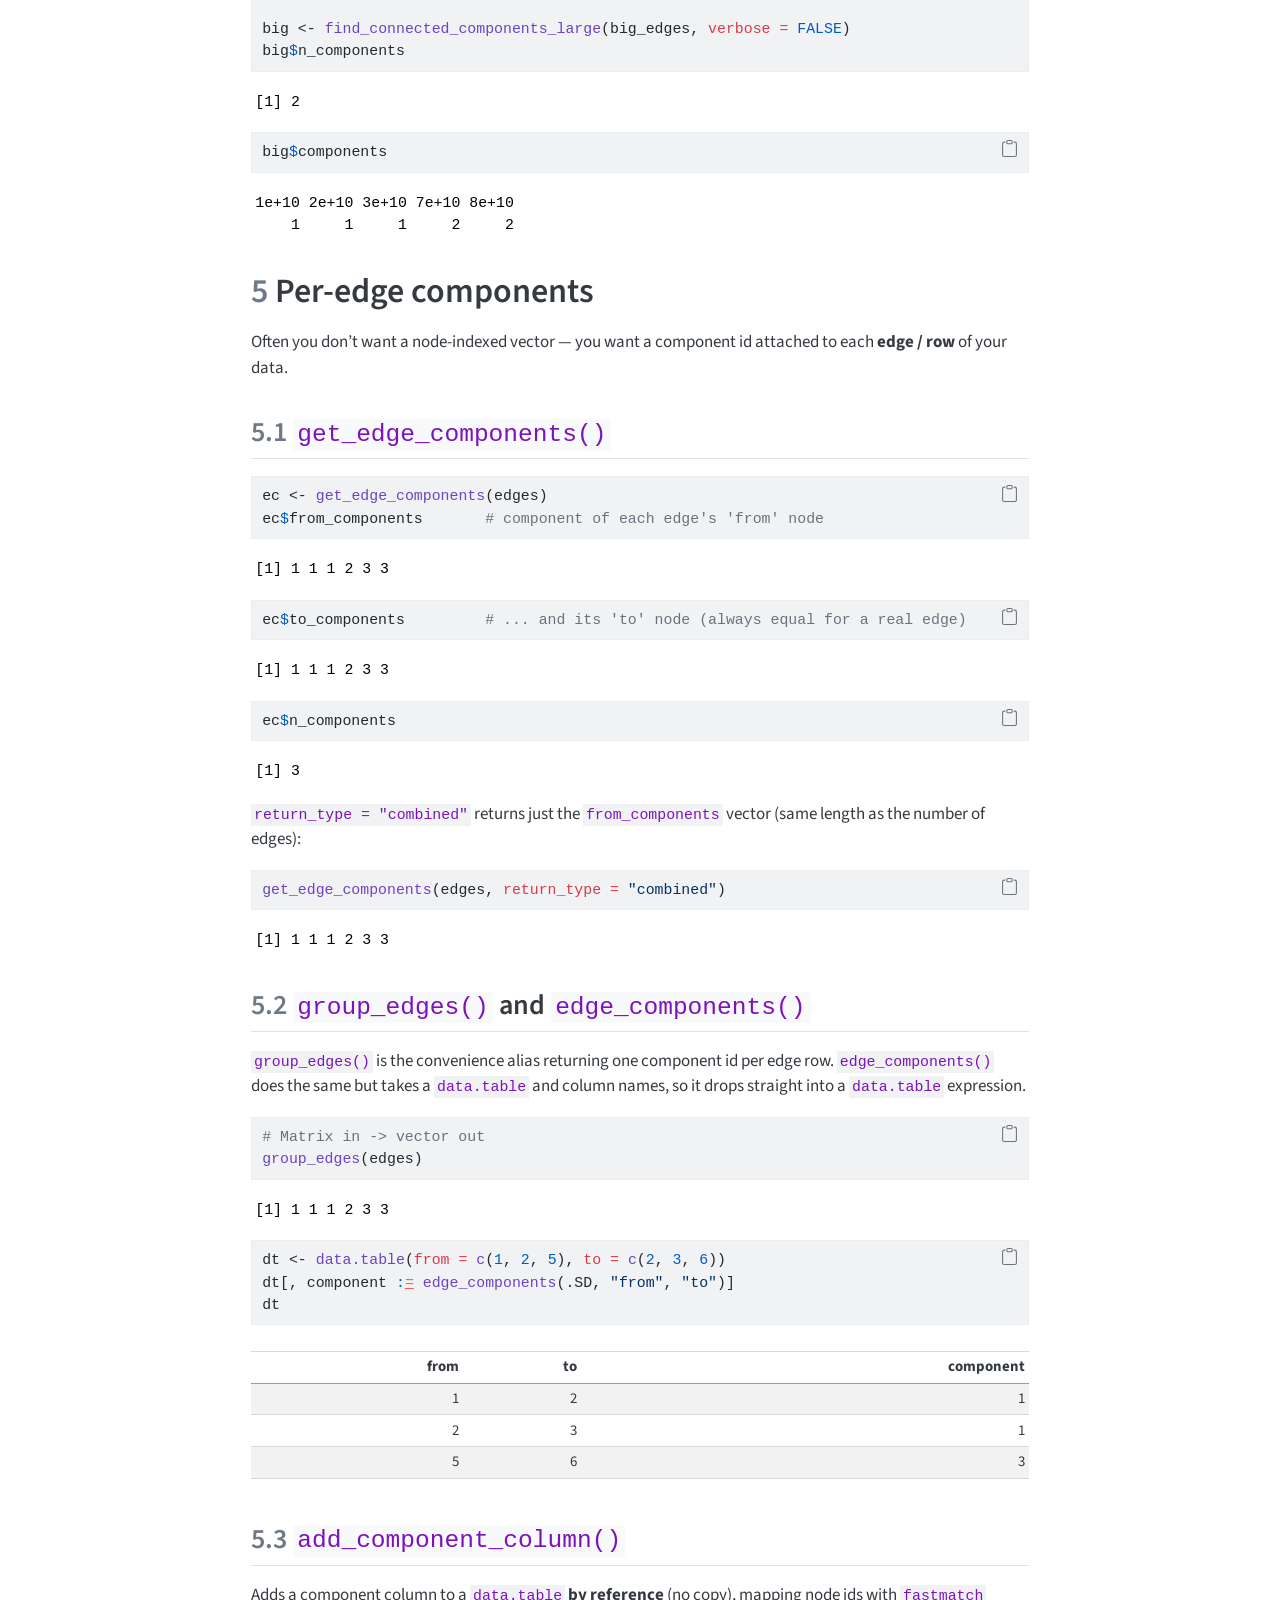
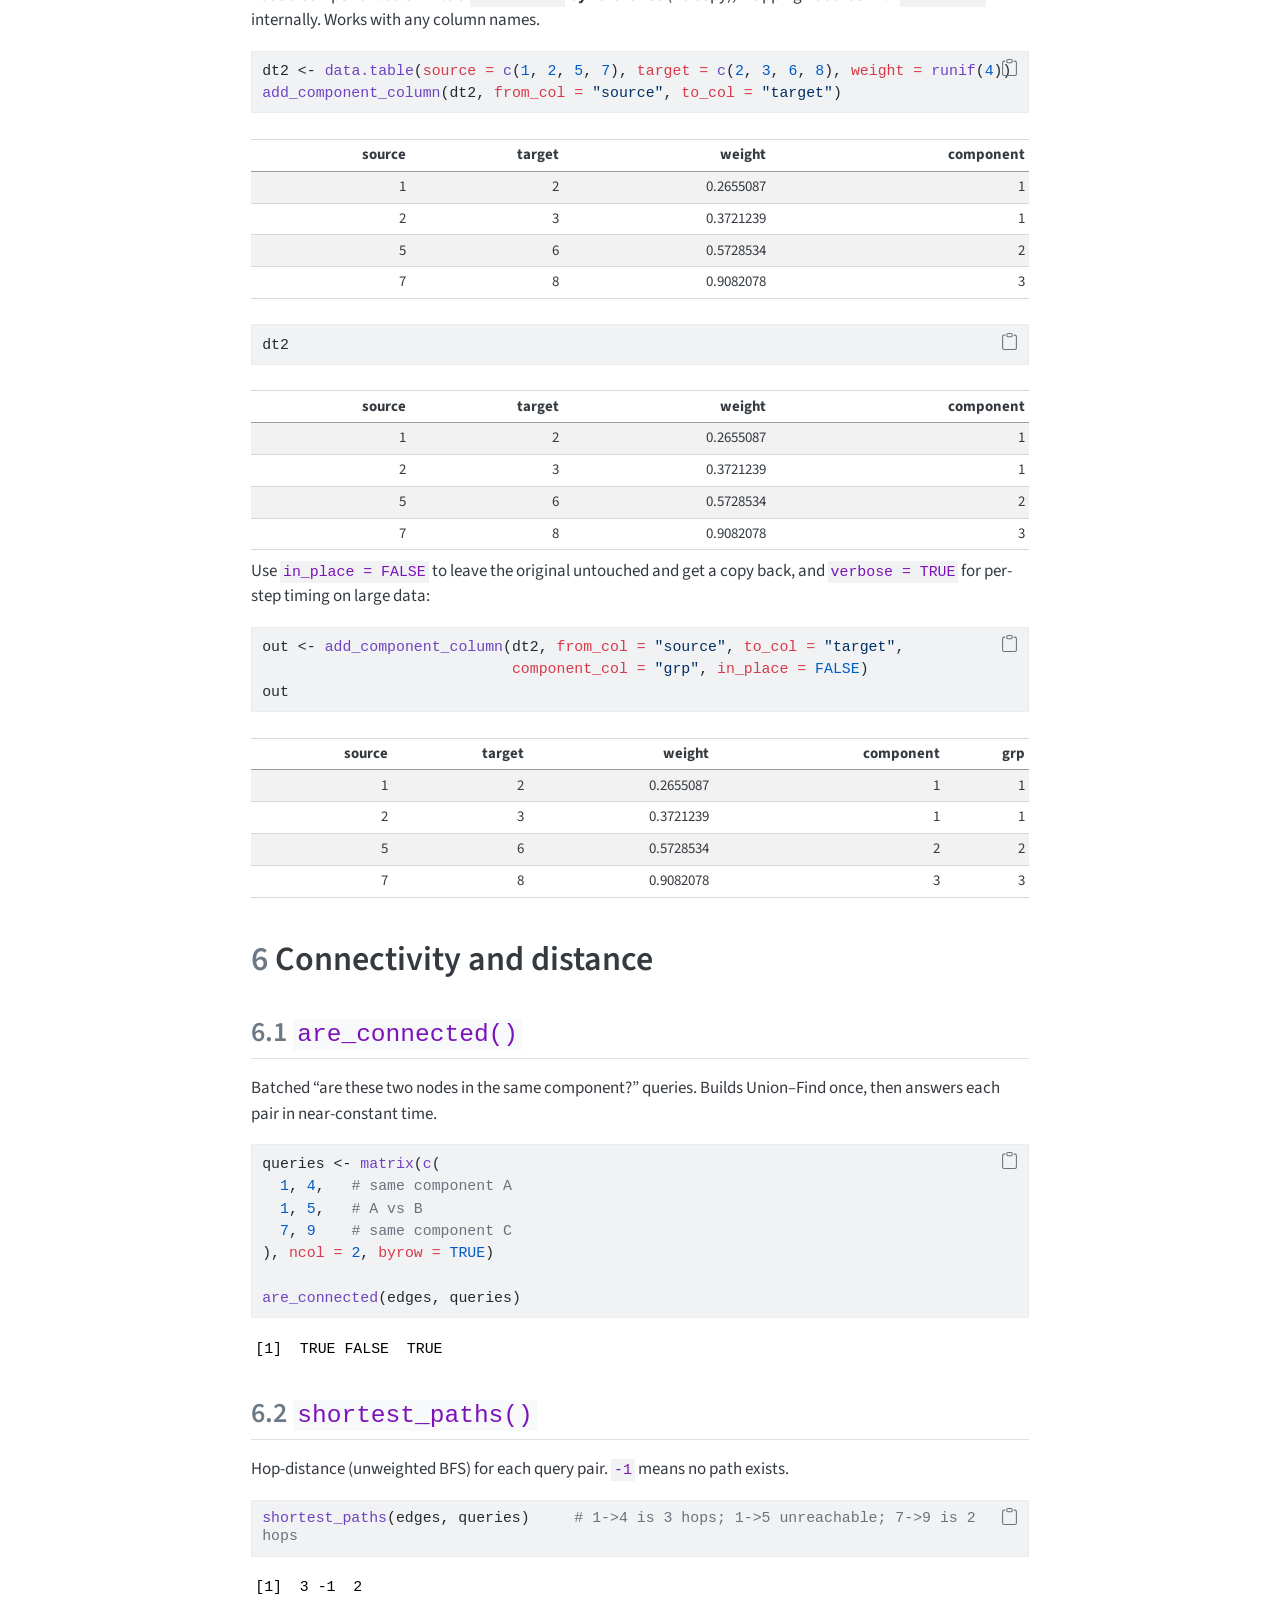
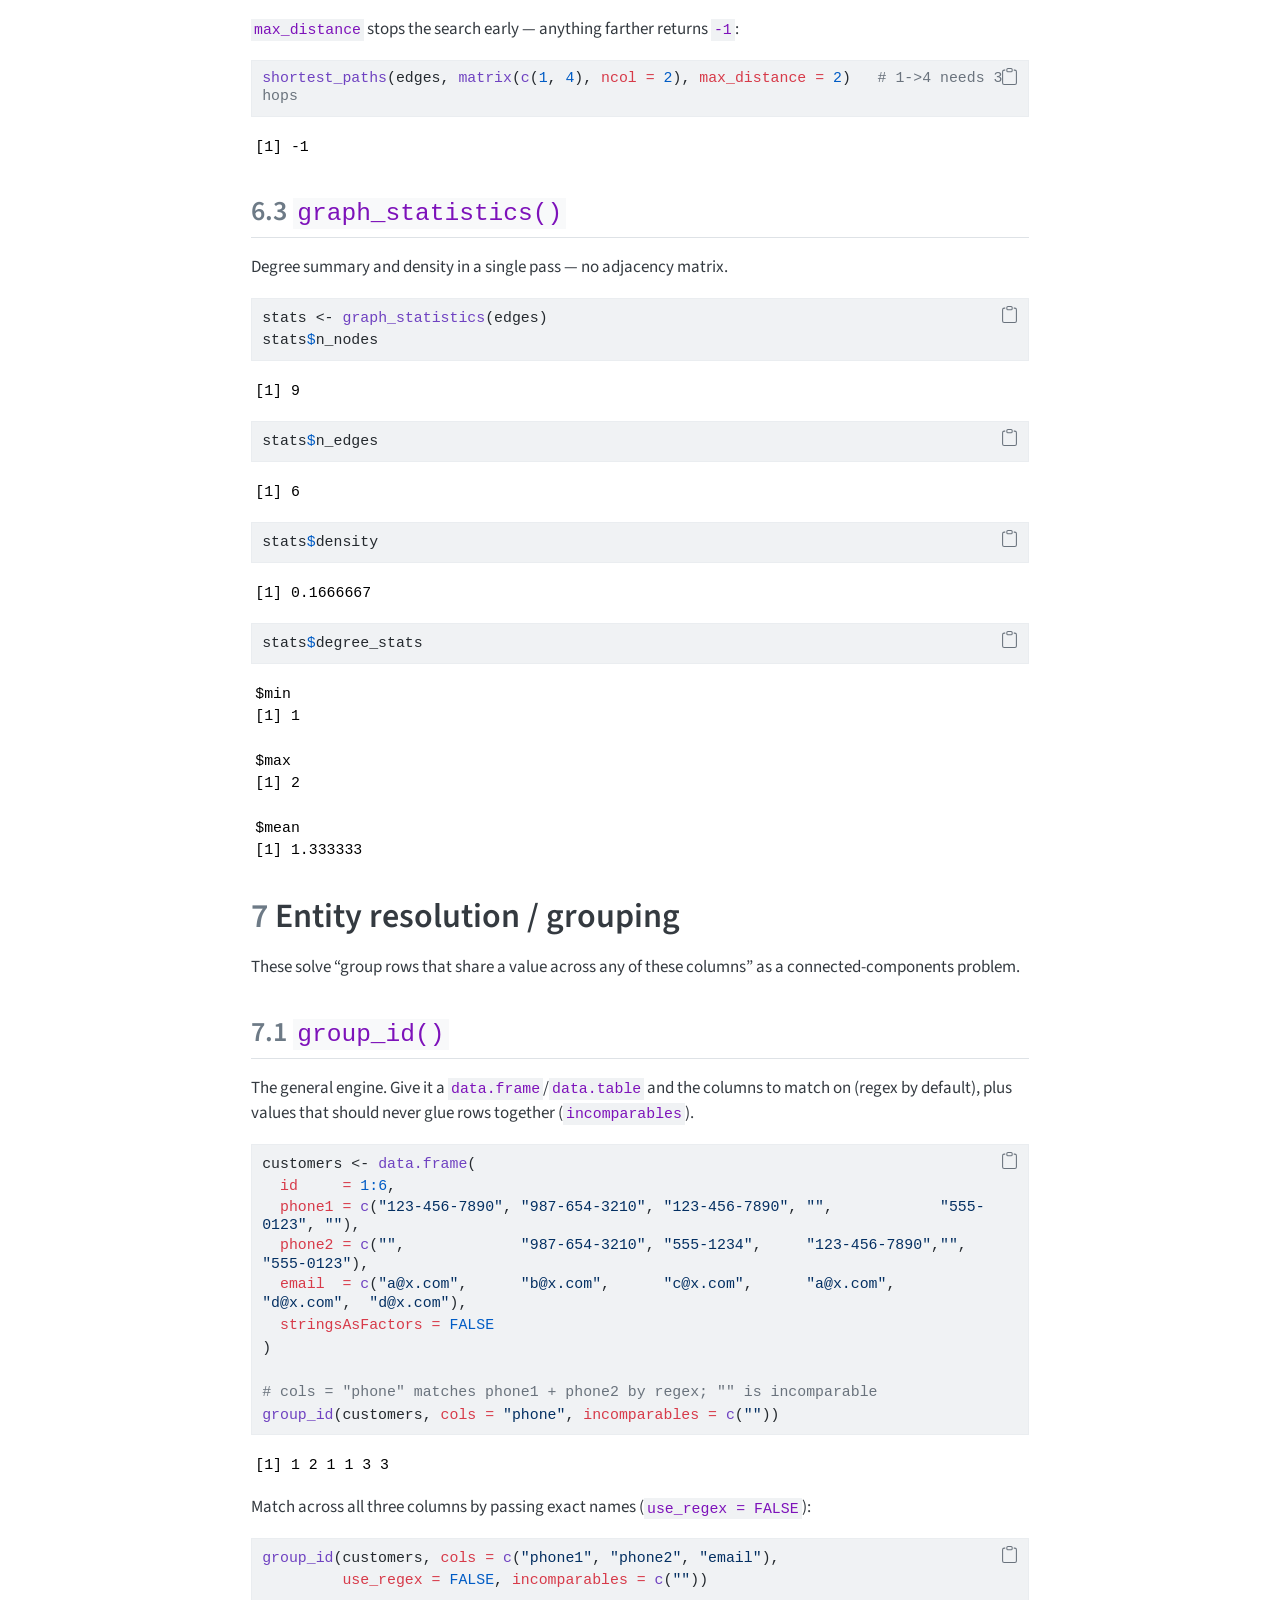
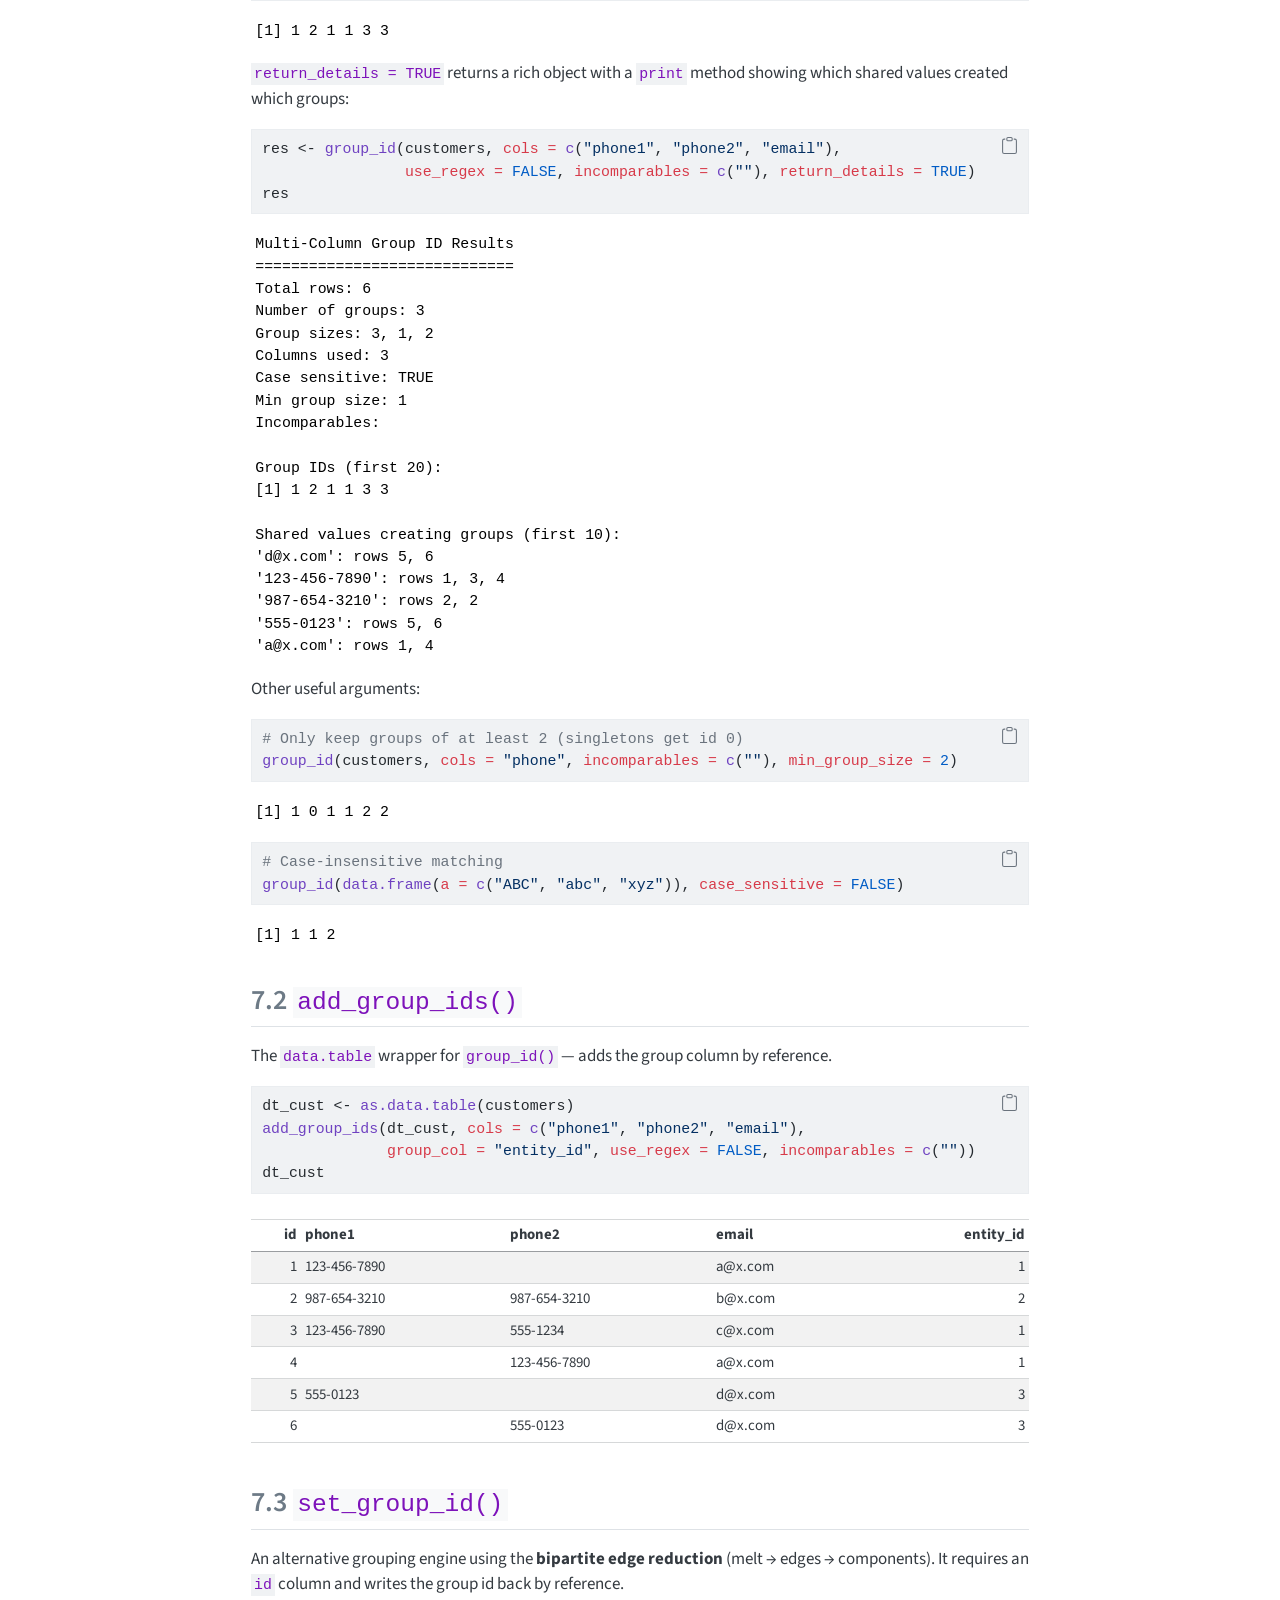
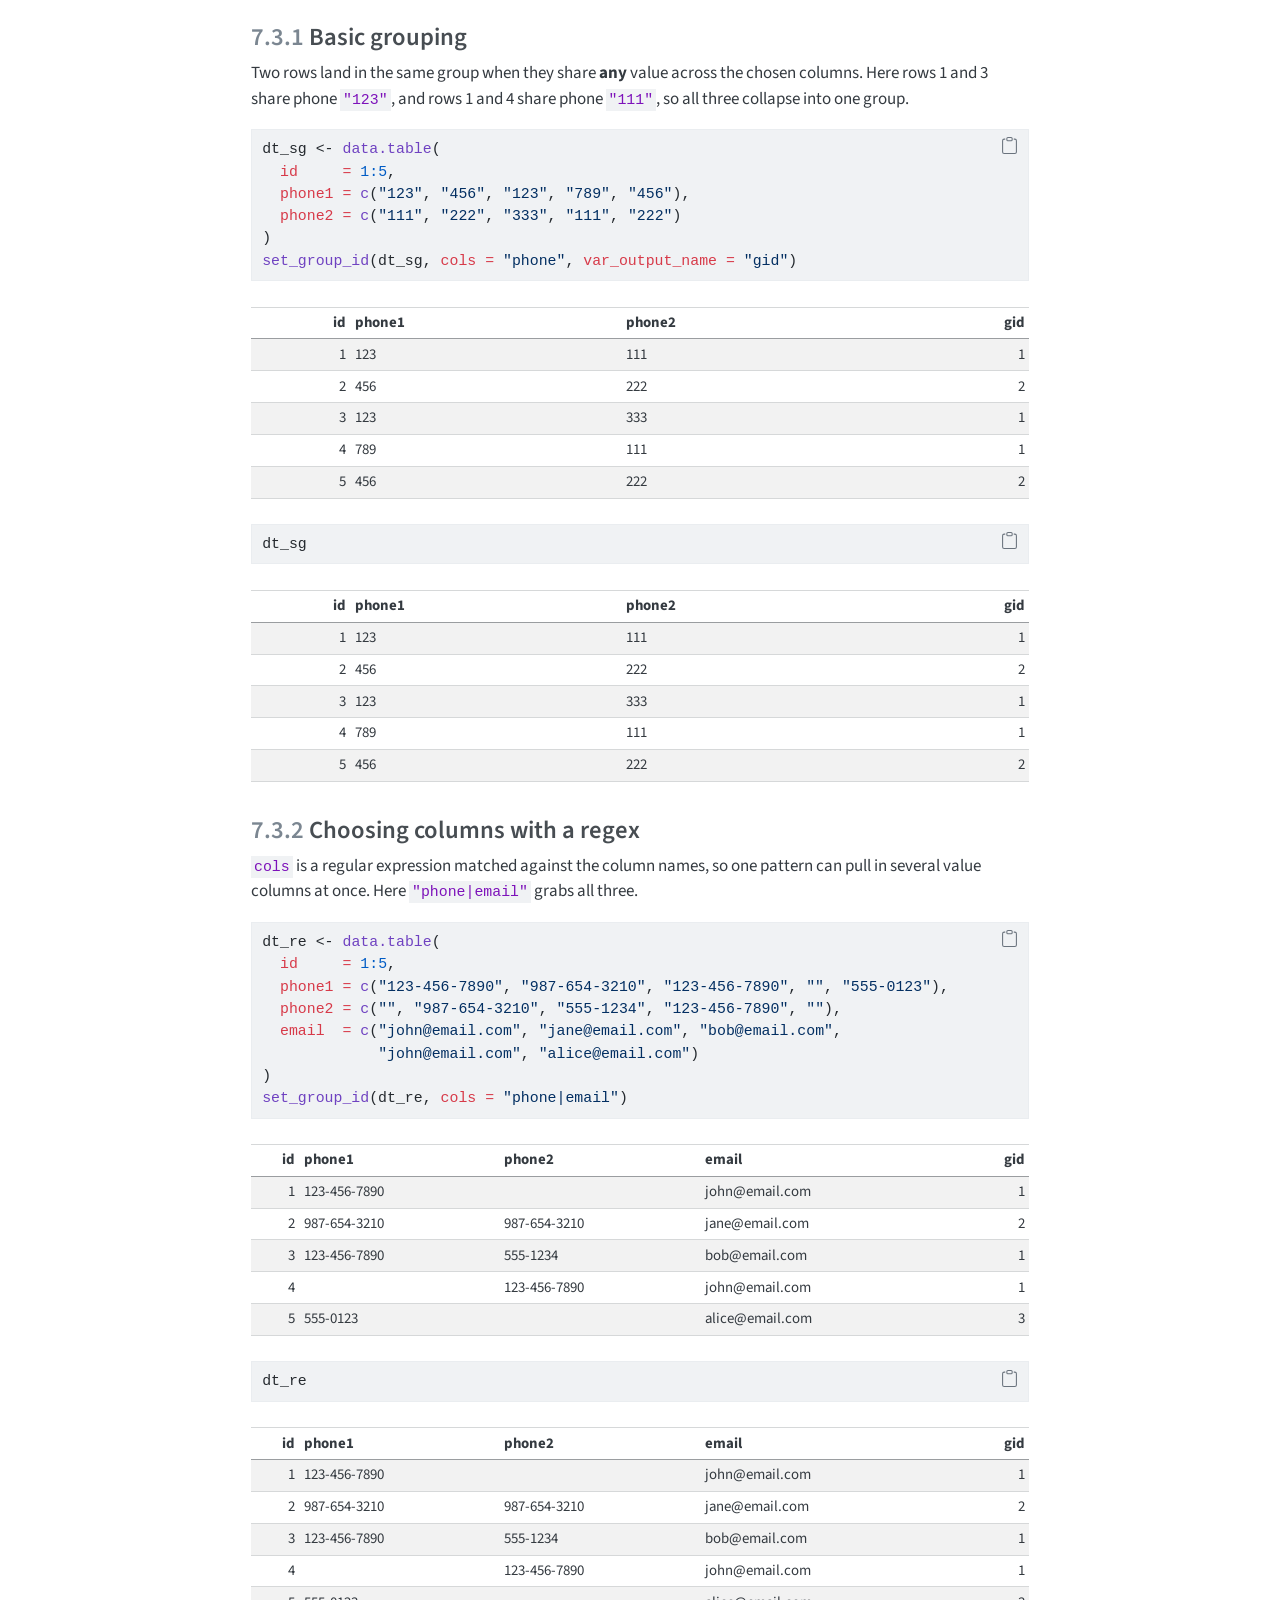
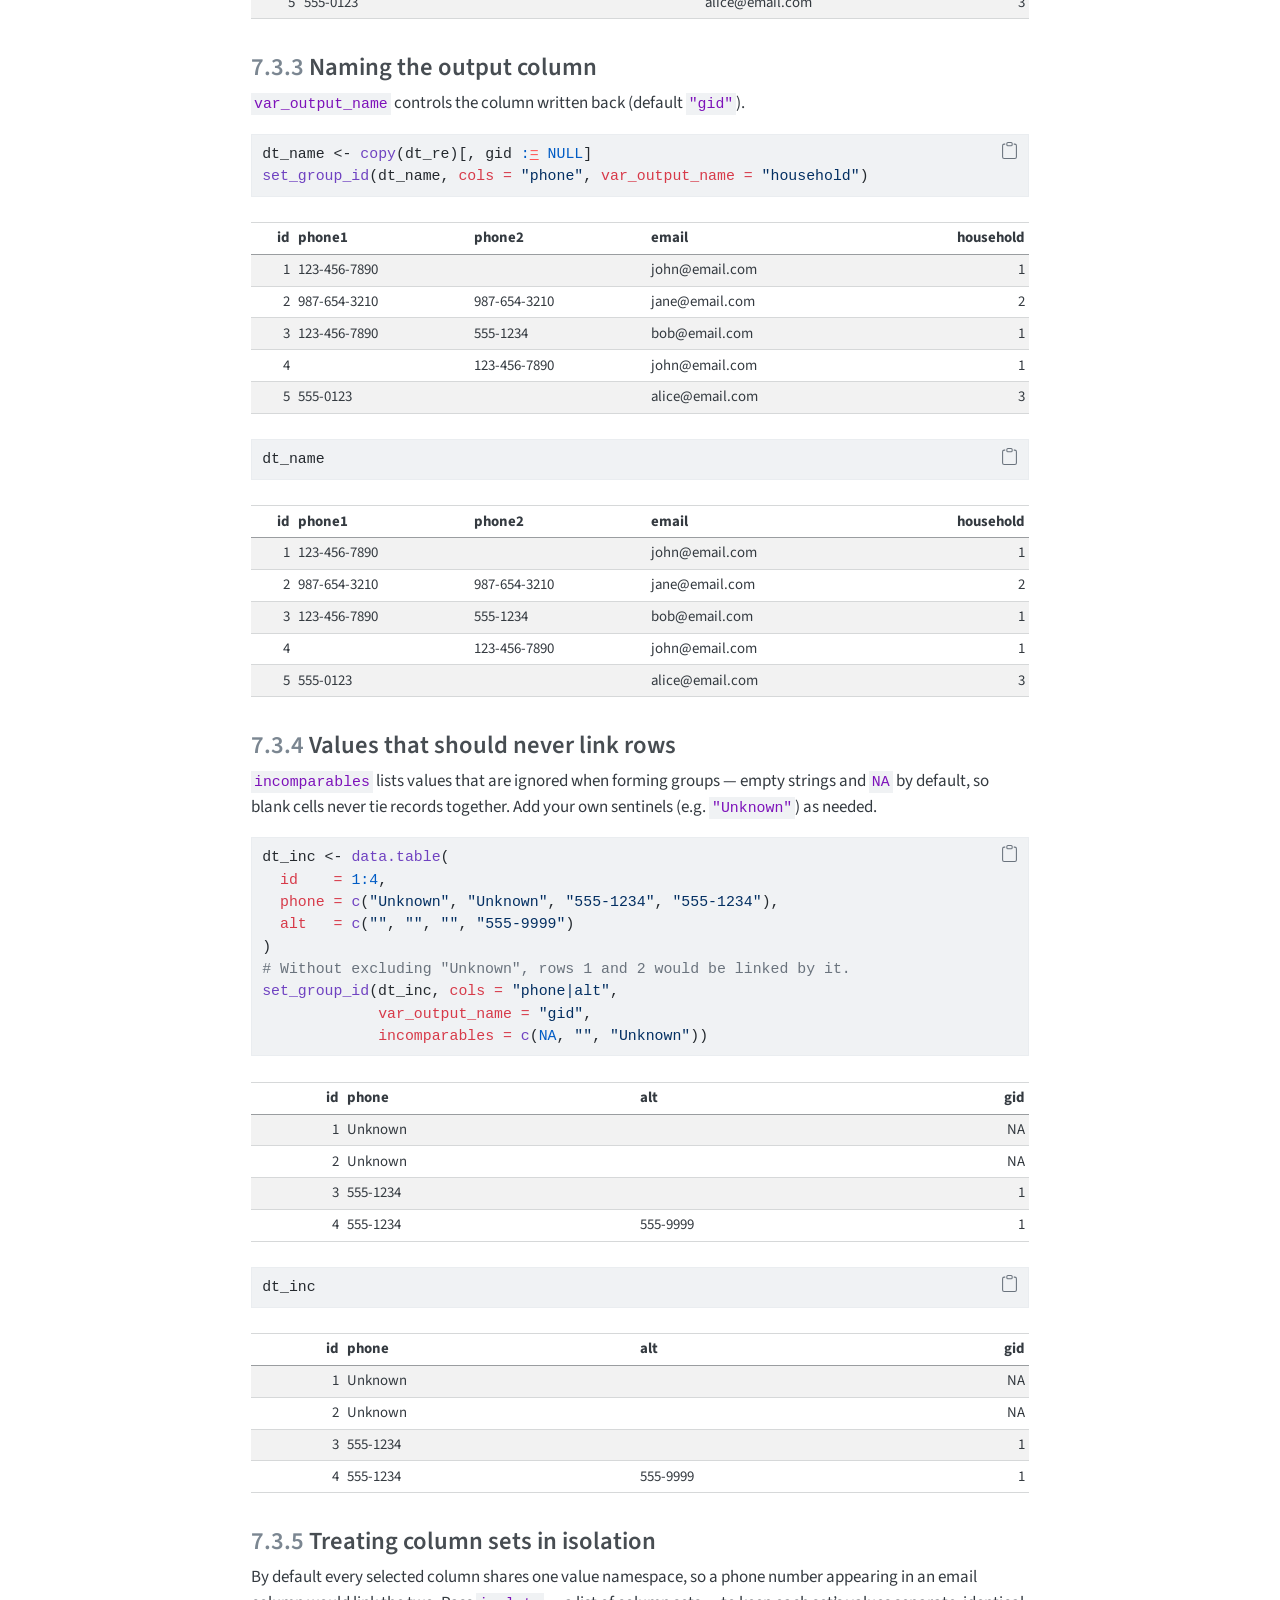
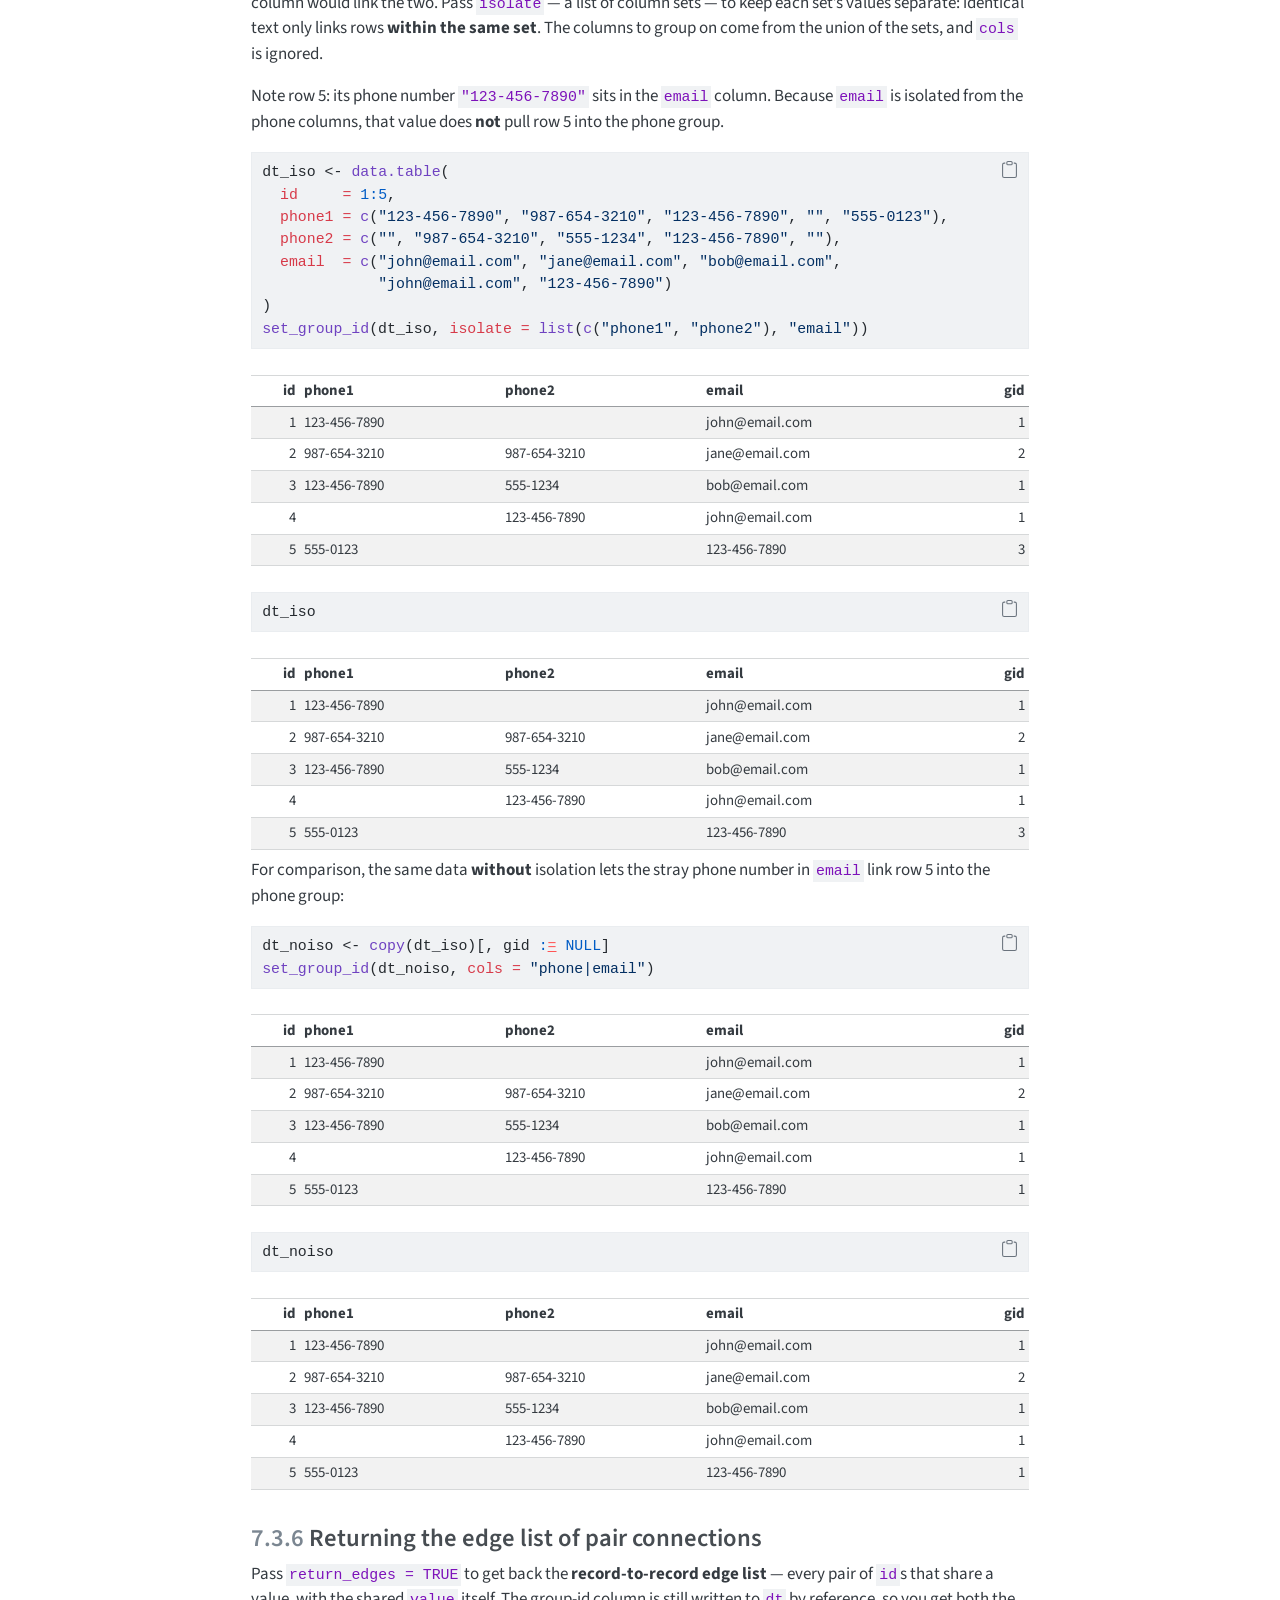
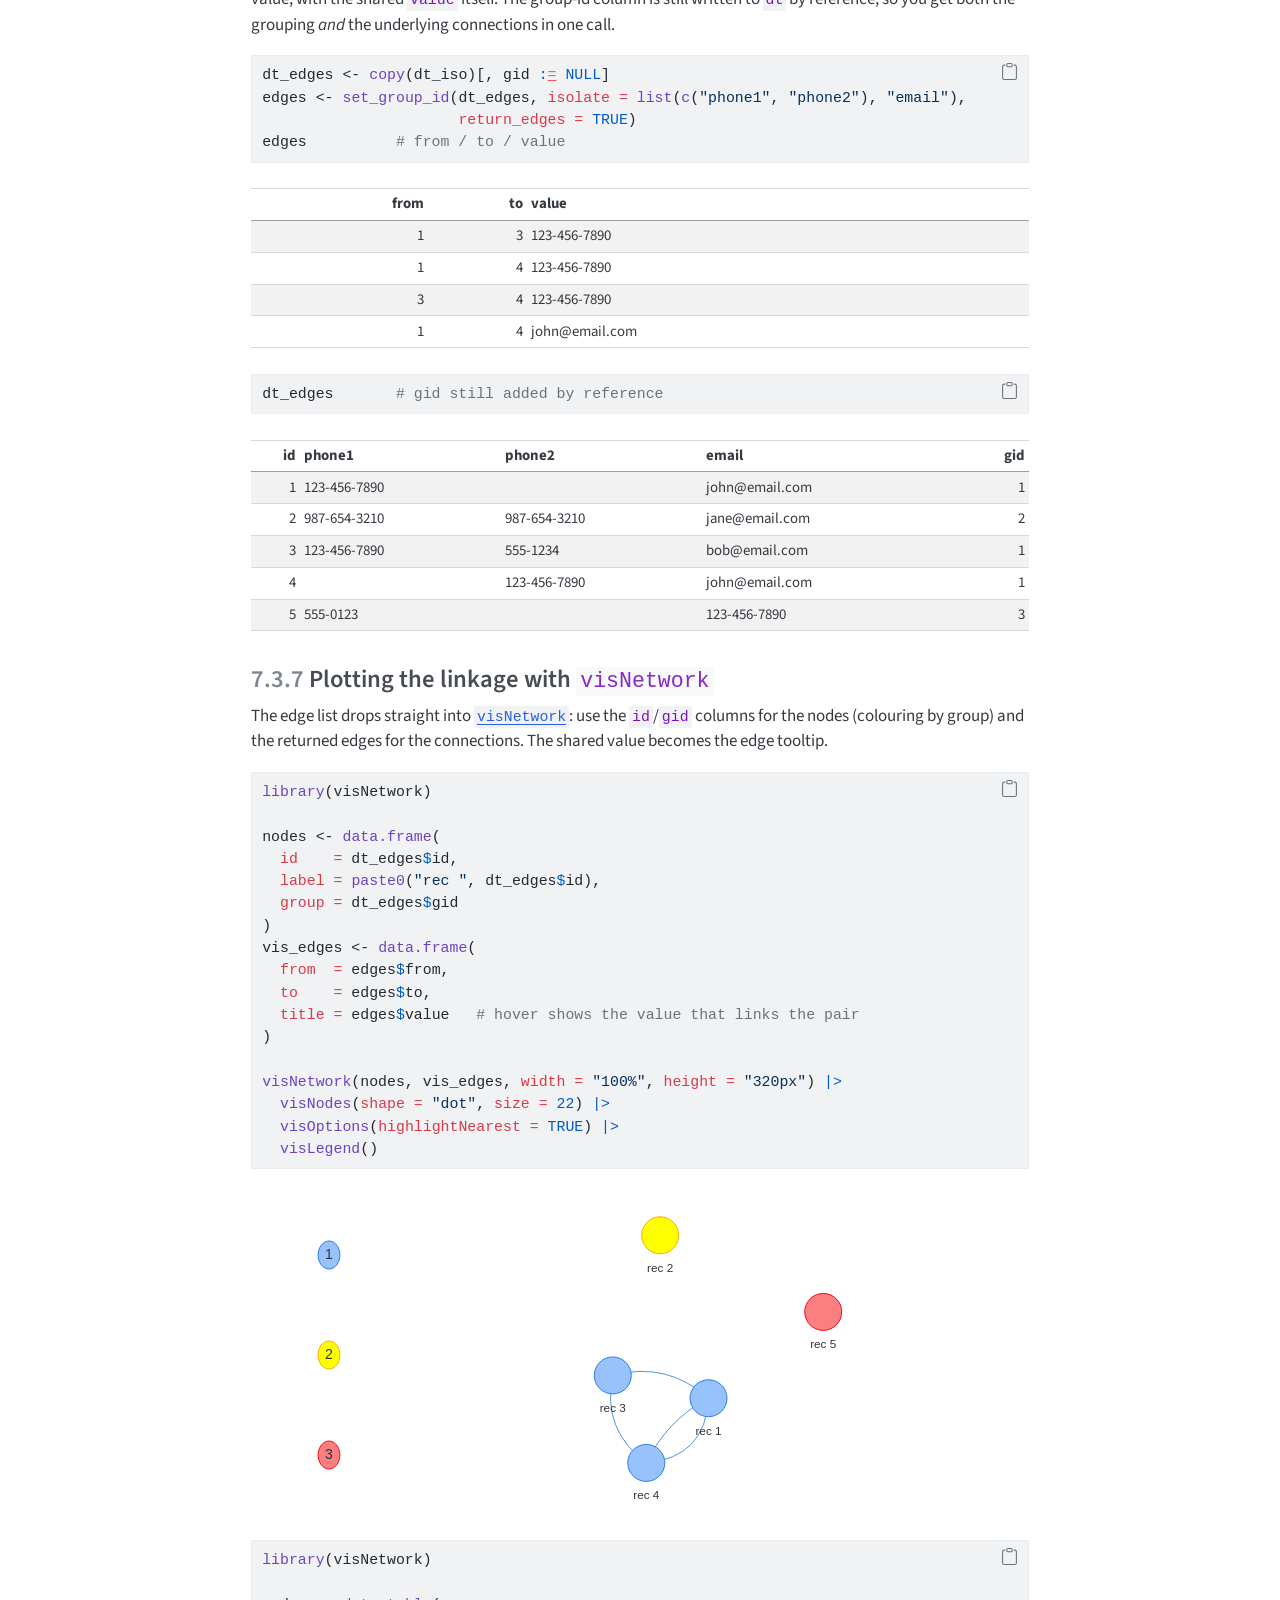
<file: docs/examples.html>
<!DOCTYPE html>
<html xmlns="http://www.w3.org/1999/xhtml" lang="en" xml:lang="en"><head>

<meta charset="utf-8">
<meta name="generator" content="quarto-1.9.38">

<meta name="viewport" content="width=device-width, initial-scale=1.0, user-scalable=yes">

<meta name="description" content="Fast graph connectivity analysis and entity resolution in R, powered by C++.">

<title>3&nbsp; Examples – graphfast</title>
<style>
/* Default styles provided by pandoc.
** See https://pandoc.org/MANUAL.html#variables-for-html for config info.
*/
code{white-space: pre-wrap;}
span.smallcaps{font-variant: small-caps;}
div.columns{display: flex; gap: min(4vw, 1.5em);}
div.column{flex: auto; overflow-x: auto;}
div.hanging-indent{margin-left: 1.5em; text-indent: -1.5em;}
ul.task-list{list-style: none;}
ul.task-list li input[type="checkbox"] {
  width: 0.8em;
  margin: 0 0.8em 0.2em -1em; /* quarto-specific, see https://github.com/quarto-dev/quarto-cli/issues/4556 */ 
  vertical-align: middle;
}
/* CSS for syntax highlighting */
html { -webkit-text-size-adjust: 100%; }
pre > code.sourceCode { white-space: pre; position: relative; }
pre > code.sourceCode > span { display: inline-block; line-height: 1.25; }
pre > code.sourceCode > span:empty { height: 1.2em; }
.sourceCode { overflow: visible; }
code.sourceCode > span { color: inherit; text-decoration: inherit; }
div.sourceCode { margin: 1em 0; }
pre.sourceCode { margin: 0; }
@media screen {
div.sourceCode { overflow: auto; }
}
@media print {
pre > code.sourceCode { white-space: pre-wrap; }
pre > code.sourceCode > span { text-indent: -5em; padding-left: 5em; }
}
pre.numberSource code
  { counter-reset: source-line 0; }
pre.numberSource code > span
  { position: relative; left: -4em; counter-increment: source-line; }
pre.numberSource code > span > a:first-child::before
  { content: counter(source-line);
    position: relative; left: -1em; text-align: right; vertical-align: baseline;
    border: none; display: inline-block;
    -webkit-touch-callout: none; -webkit-user-select: none;
    -khtml-user-select: none; -moz-user-select: none;
    -ms-user-select: none; user-select: none;
    padding: 0 4px; width: 4em;
  }
pre.numberSource { margin-left: 3em;  padding-left: 4px; }
div.sourceCode
  {   }
@media screen {
pre > code.sourceCode > span > a:first-child::before { text-decoration: underline; }
}
</style>


<script src="site_libs/quarto-nav/quarto-nav.js"></script>
<script src="site_libs/quarto-nav/headroom.min.js"></script>
<script src="site_libs/clipboard/clipboard.min.js"></script>
<script src="site_libs/quarto-search/autocomplete.umd.js"></script>
<script src="site_libs/quarto-search/fuse.min.js"></script>
<script src="site_libs/quarto-search/quarto-search.js"></script>
<meta name="quarto:offset" content="./">
<link href="./benchmarks.html" rel="next">
<link href="./theory.html" rel="prev">
<script src="site_libs/quarto-html/quarto.js" type="module"></script>
<script src="site_libs/quarto-html/tabsets/tabsets.js" type="module"></script>
<script src="site_libs/quarto-html/popper.min.js"></script>
<script src="site_libs/quarto-html/tippy.umd.min.js"></script>
<script src="site_libs/quarto-html/anchor.min.js"></script>
<link href="site_libs/quarto-html/tippy.css" rel="stylesheet">
<link href="site_libs/quarto-html/quarto-syntax-highlighting-de63f62b328812d8e578a4d74e282472.css" rel="stylesheet" id="quarto-text-highlighting-styles">
<script src="site_libs/bootstrap/bootstrap.min.js"></script>
<link href="site_libs/bootstrap/bootstrap-icons.css" rel="stylesheet">
<link href="site_libs/bootstrap/bootstrap-8b2de8cf835f6beefff61e77268666f7.min.css" rel="stylesheet" append-hash="true" id="quarto-bootstrap" data-mode="light">
<script id="quarto-search-options" type="application/json">{
  "location": "sidebar",
  "copy-button": false,
  "collapse-after": 3,
  "panel-placement": "start",
  "type": "textbox",
  "limit": 50,
  "keyboard-shortcut": [
    "f",
    "/",
    "s"
  ],
  "show-item-context": false,
  "language": {
    "search-no-results-text": "No results",
    "search-matching-documents-text": "matching documents",
    "search-copy-link-title": "Copy link to search",
    "search-hide-matches-text": "Hide additional matches",
    "search-more-match-text": "more match in this document",
    "search-more-matches-text": "more matches in this document",
    "search-clear-button-title": "Clear",
    "search-text-placeholder": "",
    "search-detached-cancel-button-title": "Cancel",
    "search-submit-button-title": "Submit",
    "search-label": "Search"
  }
}</script>
<script src="site_libs/htmlwidgets-1.6.4/htmlwidgets.js"></script>

<link href="site_libs/vis-9.1.0/vis-network.min.css" rel="stylesheet">

<script src="site_libs/vis-9.1.0/vis-network.min.js"></script>

<script src="site_libs/visNetwork-binding-2.1.4/visNetwork.js"></script>



</head>

<body class="nav-sidebar docked quarto-light">

<div id="quarto-search-results"></div>
  <header id="quarto-header" class="headroom fixed-top">
  <nav class="quarto-secondary-nav">
    <div class="container-fluid d-flex">
      <button type="button" class="quarto-btn-toggle btn" data-bs-toggle="collapse" role="button" data-bs-target=".quarto-sidebar-collapse-item" aria-controls="quarto-sidebar" aria-expanded="false" aria-label="Toggle sidebar navigation" onclick="if (window.quartoToggleHeadroom) { window.quartoToggleHeadroom(); }">
        <i class="bi bi-layout-text-sidebar-reverse"></i>
      </button>
        <nav class="quarto-page-breadcrumbs" aria-label="breadcrumb"><ol class="breadcrumb"><li class="breadcrumb-item"><a href="./examples.html"><span class="chapter-number">3</span>&nbsp; <span class="chapter-title">Examples</span></a></li></ol></nav>
        <a class="flex-grow-1" role="navigation" data-bs-toggle="collapse" data-bs-target=".quarto-sidebar-collapse-item" aria-controls="quarto-sidebar" aria-expanded="false" aria-label="Toggle sidebar navigation" onclick="if (window.quartoToggleHeadroom) { window.quartoToggleHeadroom(); }">      
        </a>
      <button type="button" class="btn quarto-search-button" aria-label="Search" onclick="window.quartoOpenSearch();">
        <i class="bi bi-search"></i>
      </button>
    </div>
  </nav>
</header>
<!-- content -->
<div id="quarto-content" class="quarto-container page-columns page-rows-contents page-layout-article">
<!-- sidebar -->
  <nav id="quarto-sidebar" class="sidebar collapse collapse-horizontal quarto-sidebar-collapse-item sidebar-navigation docked overflow-auto">
    <div class="pt-lg-2 mt-2 text-left sidebar-header">
    <div class="sidebar-title mb-0 py-0">
      <a href="./">graphfast</a> 
        <div class="sidebar-tools-main">
    <a href="https://github.com/KyleHaynes/graphfast" title="Source Code" class="quarto-navigation-tool px-1" aria-label="Source Code"><i class="bi bi-github"></i></a>
</div>
    </div>
      </div>
        <div class="mt-2 flex-shrink-0 align-items-center">
        <div class="sidebar-search">
        <div id="quarto-search" class="" title="Search"></div>
        </div>
        </div>
    <div class="sidebar-menu-container"> 
    <ul class="list-unstyled mt-1">
        <li class="sidebar-item">
  <div class="sidebar-item-container"> 
  <a href="./index.html" class="sidebar-item-text sidebar-link">
 <span class="menu-text"><span class="chapter-number">1</span>&nbsp; <span class="chapter-title">graphfast</span></span></a>
  </div>
</li>
        <li class="sidebar-item">
  <div class="sidebar-item-container"> 
  <a href="./theory.html" class="sidebar-item-text sidebar-link">
 <span class="menu-text"><span class="chapter-number">2</span>&nbsp; <span class="chapter-title">Theory</span></span></a>
  </div>
</li>
        <li class="sidebar-item">
  <div class="sidebar-item-container"> 
  <a href="./examples.html" class="sidebar-item-text sidebar-link active">
 <span class="menu-text"><span class="chapter-number">3</span>&nbsp; <span class="chapter-title">Examples</span></span></a>
  </div>
</li>
        <li class="sidebar-item">
  <div class="sidebar-item-container"> 
  <a href="./benchmarks.html" class="sidebar-item-text sidebar-link">
 <span class="menu-text"><span class="chapter-number">4</span>&nbsp; <span class="chapter-title">Benchmarks</span></span></a>
  </div>
</li>
        <li class="sidebar-item">
  <div class="sidebar-item-container"> 
  <a href="./reference.html" class="sidebar-item-text sidebar-link">
 <span class="menu-text"><span class="chapter-number">5</span>&nbsp; <span class="chapter-title">Reference</span></span></a>
  </div>
</li>
    </ul>
    </div>
</nav>
<div id="quarto-sidebar-glass" class="quarto-sidebar-collapse-item" data-bs-toggle="collapse" data-bs-target=".quarto-sidebar-collapse-item"></div>
<!-- margin-sidebar -->
    <div id="quarto-margin-sidebar" class="sidebar margin-sidebar">
        <nav id="TOC" role="doc-toc" class="toc-active">
    <h2 id="toc-title">Table of contents</h2>
   
  <ul>
  <li><a href="#connected-components" id="toc-connected-components" class="nav-link active" data-scroll-target="#connected-components"><span class="header-section-number">4</span> Connected components</a>
  <ul class="collapse">
  <li><a href="#find_connected_components" id="toc-find_connected_components" class="nav-link" data-scroll-target="#find_connected_components"><span class="header-section-number">4.1</span> <code>find_connected_components()</code></a></li>
  <li><a href="#find_connected_components_safe" id="toc-find_connected_components_safe" class="nav-link" data-scroll-target="#find_connected_components_safe"><span class="header-section-number">4.2</span> <code>find_connected_components_safe()</code></a></li>
  <li><a href="#find_connected_components_large" id="toc-find_connected_components_large" class="nav-link" data-scroll-target="#find_connected_components_large"><span class="header-section-number">4.3</span> <code>find_connected_components_large()</code></a></li>
  </ul></li>
  <li><a href="#per-edge-components" id="toc-per-edge-components" class="nav-link" data-scroll-target="#per-edge-components"><span class="header-section-number">5</span> Per-edge components</a>
  <ul class="collapse">
  <li><a href="#get_edge_components" id="toc-get_edge_components" class="nav-link" data-scroll-target="#get_edge_components"><span class="header-section-number">5.1</span> <code>get_edge_components()</code></a></li>
  <li><a href="#group_edges-and-edge_components" id="toc-group_edges-and-edge_components" class="nav-link" data-scroll-target="#group_edges-and-edge_components"><span class="header-section-number">5.2</span> <code>group_edges()</code> and <code>edge_components()</code></a></li>
  <li><a href="#add_component_column" id="toc-add_component_column" class="nav-link" data-scroll-target="#add_component_column"><span class="header-section-number">5.3</span> <code>add_component_column()</code></a></li>
  </ul></li>
  <li><a href="#connectivity-and-distance" id="toc-connectivity-and-distance" class="nav-link" data-scroll-target="#connectivity-and-distance"><span class="header-section-number">6</span> Connectivity and distance</a>
  <ul class="collapse">
  <li><a href="#are_connected" id="toc-are_connected" class="nav-link" data-scroll-target="#are_connected"><span class="header-section-number">6.1</span> <code>are_connected()</code></a></li>
  <li><a href="#shortest_paths" id="toc-shortest_paths" class="nav-link" data-scroll-target="#shortest_paths"><span class="header-section-number">6.2</span> <code>shortest_paths()</code></a></li>
  <li><a href="#graph_statistics" id="toc-graph_statistics" class="nav-link" data-scroll-target="#graph_statistics"><span class="header-section-number">6.3</span> <code>graph_statistics()</code></a></li>
  </ul></li>
  <li><a href="#entity-resolution-grouping" id="toc-entity-resolution-grouping" class="nav-link" data-scroll-target="#entity-resolution-grouping"><span class="header-section-number">7</span> Entity resolution / grouping</a>
  <ul class="collapse">
  <li><a href="#group_id" id="toc-group_id" class="nav-link" data-scroll-target="#group_id"><span class="header-section-number">7.1</span> <code>group_id()</code></a></li>
  <li><a href="#add_group_ids" id="toc-add_group_ids" class="nav-link" data-scroll-target="#add_group_ids"><span class="header-section-number">7.2</span> <code>add_group_ids()</code></a></li>
  <li><a href="#set_group_id" id="toc-set_group_id" class="nav-link" data-scroll-target="#set_group_id"><span class="header-section-number">7.3</span> <code>set_group_id()</code></a>
  <ul class="collapse">
  <li><a href="#basic-grouping" id="toc-basic-grouping" class="nav-link" data-scroll-target="#basic-grouping"><span class="header-section-number">7.3.1</span> Basic grouping</a></li>
  <li><a href="#choosing-columns-with-a-regex" id="toc-choosing-columns-with-a-regex" class="nav-link" data-scroll-target="#choosing-columns-with-a-regex"><span class="header-section-number">7.3.2</span> Choosing columns with a regex</a></li>
  <li><a href="#naming-the-output-column" id="toc-naming-the-output-column" class="nav-link" data-scroll-target="#naming-the-output-column"><span class="header-section-number">7.3.3</span> Naming the output column</a></li>
  <li><a href="#values-that-should-never-link-rows" id="toc-values-that-should-never-link-rows" class="nav-link" data-scroll-target="#values-that-should-never-link-rows"><span class="header-section-number">7.3.4</span> Values that should never link rows</a></li>
  <li><a href="#treating-column-sets-in-isolation" id="toc-treating-column-sets-in-isolation" class="nav-link" data-scroll-target="#treating-column-sets-in-isolation"><span class="header-section-number">7.3.5</span> Treating column sets in isolation</a></li>
  <li><a href="#returning-the-edge-list-of-pair-connections" id="toc-returning-the-edge-list-of-pair-connections" class="nav-link" data-scroll-target="#returning-the-edge-list-of-pair-connections"><span class="header-section-number">7.3.6</span> Returning the edge list of pair connections</a></li>
  <li><a href="#plotting-the-linkage-with-visnetwork" id="toc-plotting-the-linkage-with-visnetwork" class="nav-link" data-scroll-target="#plotting-the-linkage-with-visnetwork"><span class="header-section-number">7.3.7</span> Plotting the linkage with <code>visNetwork</code></a></li>
  </ul></li>
  </ul></li>
  <li><a href="#putting-it-together" id="toc-putting-it-together" class="nav-link" data-scroll-target="#putting-it-together"><span class="header-section-number">8</span> Putting it together</a></li>
  </ul>
<div class="toc-actions"><ul><li><a href="https://github.com/KyleHaynes/graphfast/blob/main/examples.qmd" class="toc-action"><i class="bi bi-github"></i>View source</a></li><li><a href="https://github.com/KyleHaynes/graphfast/issues/new" class="toc-action"><i class="bi empty"></i>Report an issue</a></li></ul></div></nav>
    </div>
<!-- main -->
<main class="content" id="quarto-document-content">

<header id="title-block-header" class="quarto-title-block default">
<div class="quarto-title">
<h1 class="title"><span class="chapter-number">3</span>&nbsp; <span class="chapter-title">Examples</span></h1>
<p class="subtitle lead">Every function, demonstrated</p>
</div>



<div class="quarto-title-meta">

    
  
    
  </div>
  


</header>


<div class="cell">
<div class="code-copy-outer-scaffold"><div class="sourceCode cell-code" id="cb1"><pre class="sourceCode r code-with-copy"><code class="sourceCode r"><span id="cb1-1"><a href="#cb1-1" aria-hidden="true" tabindex="-1"></a><span class="co"># Install graphfast from GitHub if it isn't already available...</span></span>
<span id="cb1-2"><a href="#cb1-2" aria-hidden="true" tabindex="-1"></a><span class="co"># if (!requireNamespace("graphfast", quietly = TRUE)) {</span></span>
<span id="cb1-3"><a href="#cb1-3" aria-hidden="true" tabindex="-1"></a><span class="co">#   if (!requireNamespace("remotes", quietly = TRUE)) install.packages("remotes")</span></span>
<span id="cb1-4"><a href="#cb1-4" aria-hidden="true" tabindex="-1"></a><span class="co">#   remotes::install_github("KyleHaynes/graphfast")</span></span>
<span id="cb1-5"><a href="#cb1-5" aria-hidden="true" tabindex="-1"></a><span class="co"># }</span></span>
<span id="cb1-6"><a href="#cb1-6" aria-hidden="true" tabindex="-1"></a></span>
<span id="cb1-7"><a href="#cb1-7" aria-hidden="true" tabindex="-1"></a><span class="co"># # ...along with the optional (Suggests) packages these examples use.</span></span>
<span id="cb1-8"><a href="#cb1-8" aria-hidden="true" tabindex="-1"></a><span class="co"># for (pkg in c("data.table", "visNetwork")) {</span></span>
<span id="cb1-9"><a href="#cb1-9" aria-hidden="true" tabindex="-1"></a><span class="co">#   if (!requireNamespace(pkg, quietly = TRUE)) install.packages(pkg)</span></span>
<span id="cb1-10"><a href="#cb1-10" aria-hidden="true" tabindex="-1"></a><span class="co"># }</span></span>
<span id="cb1-11"><a href="#cb1-11" aria-hidden="true" tabindex="-1"></a></span>
<span id="cb1-12"><a href="#cb1-12" aria-hidden="true" tabindex="-1"></a><span class="fu">print</span>(<span class="fu">.libPaths</span>())</span></code></pre></div><button title="Copy to Clipboard" class="code-copy-button"><i class="bi"></i></button></div>
<div class="cell-output cell-output-stdout">
<pre><code>[1] "C:/Users/kyleh/AppData/Local/R/win-library/4.5" "C:/Program Files/R/R-4.5.0/library"            </code></pre>
</div>
<div class="code-copy-outer-scaffold"><div class="sourceCode cell-code" id="cb3"><pre class="sourceCode r code-with-copy"><code class="sourceCode r"><span id="cb3-1"><a href="#cb3-1" aria-hidden="true" tabindex="-1"></a><span class="fu">library</span>(graphfast)</span>
<span id="cb3-2"><a href="#cb3-2" aria-hidden="true" tabindex="-1"></a><span class="fu">library</span>(data.table)</span>
<span id="cb3-3"><a href="#cb3-3" aria-hidden="true" tabindex="-1"></a><span class="fu">set.seed</span>(<span class="dv">1</span>)</span></code></pre></div><button title="Copy to Clipboard" class="code-copy-button"><i class="bi"></i></button></div>
</div>
<p>This page walks through every exported function with small, self-contained examples. The chunks are live — the output you see is produced when the site is rendered.</p>
<p>A graph in <code>graphfast</code> is just a <strong>two-column edge list</strong>: a matrix or <code>data.table</code> where each row is an edge <code>from -&gt; to</code>. We’ll reuse this little graph with three components throughout:</p>
<div class="cell">
<div class="code-copy-outer-scaffold"><div class="sourceCode cell-code" id="cb4"><pre class="sourceCode r code-with-copy"><code class="sourceCode r"><span id="cb4-1"><a href="#cb4-1" aria-hidden="true" tabindex="-1"></a>edges <span class="ot">&lt;-</span> <span class="fu">matrix</span>(<span class="fu">c</span>(</span>
<span id="cb4-2"><a href="#cb4-2" aria-hidden="true" tabindex="-1"></a>  <span class="dv">1</span>, <span class="dv">2</span>,</span>
<span id="cb4-3"><a href="#cb4-3" aria-hidden="true" tabindex="-1"></a>  <span class="dv">2</span>, <span class="dv">3</span>,</span>
<span id="cb4-4"><a href="#cb4-4" aria-hidden="true" tabindex="-1"></a>  <span class="dv">3</span>, <span class="dv">4</span>,   <span class="co"># component A: {1,2,3,4}</span></span>
<span id="cb4-5"><a href="#cb4-5" aria-hidden="true" tabindex="-1"></a>  <span class="dv">5</span>, <span class="dv">6</span>,   <span class="co"># component B: {5,6}</span></span>
<span id="cb4-6"><a href="#cb4-6" aria-hidden="true" tabindex="-1"></a>  <span class="dv">7</span>, <span class="dv">8</span>,</span>
<span id="cb4-7"><a href="#cb4-7" aria-hidden="true" tabindex="-1"></a>  <span class="dv">8</span>, <span class="dv">9</span>    <span class="co"># component C: {7,8,9}</span></span>
<span id="cb4-8"><a href="#cb4-8" aria-hidden="true" tabindex="-1"></a>), <span class="at">ncol =</span> <span class="dv">2</span>, <span class="at">byrow =</span> <span class="cn">TRUE</span>)</span>
<span id="cb4-9"><a href="#cb4-9" aria-hidden="true" tabindex="-1"></a>edges</span></code></pre></div><button title="Copy to Clipboard" class="code-copy-button"><i class="bi"></i></button></div>
<div class="cell-output cell-output-stdout">
<pre><code>     [,1] [,2]
[1,]    1    2
[2,]    2    3
[3,]    3    4
[4,]    5    6
[5,]    7    8
[6,]    8    9</code></pre>
</div>
</div>
<section id="connected-components" class="level1" data-number="4">
<h1 data-number="4"><span class="header-section-number">4</span> Connected components</h1>
<section id="find_connected_components" class="level2" data-number="4.1">
<h2 data-number="4.1" class="anchored" data-anchor-id="find_connected_components"><span class="header-section-number">4.1</span> <code>find_connected_components()</code></h2>
<p>The workhorse. Returns one component id <strong>per node</strong>, the size of each component, and the total count.</p>
<div class="cell">
<div class="code-copy-outer-scaffold"><div class="sourceCode cell-code" id="cb6"><pre class="sourceCode r code-with-copy"><code class="sourceCode r"><span id="cb6-1"><a href="#cb6-1" aria-hidden="true" tabindex="-1"></a>cc <span class="ot">&lt;-</span> <span class="fu">find_connected_components</span>(edges)</span>
<span id="cb6-2"><a href="#cb6-2" aria-hidden="true" tabindex="-1"></a>cc<span class="sc">$</span>n_components</span></code></pre></div><button title="Copy to Clipboard" class="code-copy-button"><i class="bi"></i></button></div>
<div class="cell-output cell-output-stdout">
<pre><code>[1] 3</code></pre>
</div>
<div class="code-copy-outer-scaffold"><div class="sourceCode cell-code" id="cb8"><pre class="sourceCode r code-with-copy"><code class="sourceCode r"><span id="cb8-1"><a href="#cb8-1" aria-hidden="true" tabindex="-1"></a>cc<span class="sc">$</span>component_sizes</span></code></pre></div><button title="Copy to Clipboard" class="code-copy-button"><i class="bi"></i></button></div>
<div class="cell-output cell-output-stdout">
<pre><code>[1] 4 2 3</code></pre>
</div>
<div class="code-copy-outer-scaffold"><div class="sourceCode cell-code" id="cb10"><pre class="sourceCode r code-with-copy"><code class="sourceCode r"><span id="cb10-1"><a href="#cb10-1" aria-hidden="true" tabindex="-1"></a>cc<span class="sc">$</span>components          <span class="co"># component id for node 1, 2, 3, ...</span></span></code></pre></div><button title="Copy to Clipboard" class="code-copy-button"><i class="bi"></i></button></div>
<div class="cell-output cell-output-stdout">
<pre><code>[1] 1 1 1 1 2 2 3 3 3</code></pre>
</div>
</div>
<p>Node 5 and node 6 share component 2; node 1 is in component 1:</p>
<div class="cell">
<div class="code-copy-outer-scaffold"><div class="sourceCode cell-code" id="cb12"><pre class="sourceCode r code-with-copy"><code class="sourceCode r"><span id="cb12-1"><a href="#cb12-1" aria-hidden="true" tabindex="-1"></a>cc<span class="sc">$</span>components[<span class="fu">c</span>(<span class="dv">1</span>, <span class="dv">5</span>, <span class="dv">6</span>)]</span></code></pre></div><button title="Copy to Clipboard" class="code-copy-button"><i class="bi"></i></button></div>
<div class="cell-output cell-output-stdout">
<pre><code>[1] 1 2 2</code></pre>
</div>
</div>
<p><code>compress = FALSE</code> keeps the raw Union–Find root labels instead of tidy consecutive ids (the counts are still correct):</p>
<div class="cell">
<div class="code-copy-outer-scaffold"><div class="sourceCode cell-code" id="cb14"><pre class="sourceCode r code-with-copy"><code class="sourceCode r"><span id="cb14-1"><a href="#cb14-1" aria-hidden="true" tabindex="-1"></a>raw <span class="ot">&lt;-</span> <span class="fu">find_connected_components</span>(edges, <span class="at">compress =</span> <span class="cn">FALSE</span>)</span>
<span id="cb14-2"><a href="#cb14-2" aria-hidden="true" tabindex="-1"></a>raw<span class="sc">$</span>n_components</span></code></pre></div><button title="Copy to Clipboard" class="code-copy-button"><i class="bi"></i></button></div>
<div class="cell-output cell-output-stdout">
<pre><code>[1] 3</code></pre>
</div>
<div class="code-copy-outer-scaffold"><div class="sourceCode cell-code" id="cb16"><pre class="sourceCode r code-with-copy"><code class="sourceCode r"><span id="cb16-1"><a href="#cb16-1" aria-hidden="true" tabindex="-1"></a><span class="fu">head</span>(raw<span class="sc">$</span>components)</span></code></pre></div><button title="Copy to Clipboard" class="code-copy-button"><i class="bi"></i></button></div>
<div class="cell-output cell-output-stdout">
<pre><code>[1] 0 0 0 0 4 4</code></pre>
</div>
</div>
<p>You can pass <code>n_nodes</code> explicitly to skip the scan for the maximum id (handy when you already know it, or to include isolated nodes with no edges):</p>
<div class="cell">
<div class="code-copy-outer-scaffold"><div class="sourceCode cell-code" id="cb18"><pre class="sourceCode r code-with-copy"><code class="sourceCode r"><span id="cb18-1"><a href="#cb18-1" aria-hidden="true" tabindex="-1"></a><span class="fu">find_connected_components</span>(edges, <span class="at">n_nodes =</span> <span class="dv">12</span>)<span class="sc">$</span>n_components   <span class="co"># nodes 10,11,12 are singletons</span></span></code></pre></div><button title="Copy to Clipboard" class="code-copy-button"><i class="bi"></i></button></div>
<div class="cell-output cell-output-stdout">
<pre><code>[1] 6</code></pre>
</div>
</div>
</section>
<section id="find_connected_components_safe" class="level2" data-number="4.2">
<h2 data-number="4.2" class="anchored" data-anchor-id="find_connected_components_safe"><span class="header-section-number">4.2</span> <code>find_connected_components_safe()</code></h2>
<p>When node ids are <strong>sparse or large</strong>, a dense <code>parent</code> array up to the maximum id would waste memory. This version remaps ids to <code>1..(unique nodes)</code> with <code>fastmatch</code>, runs the algorithm, then maps the answer back. The returned <code>components</code> vector is <strong>named by the original ids</strong>.</p>
<div class="cell">
<div class="code-copy-outer-scaffold"><div class="sourceCode cell-code" id="cb20"><pre class="sourceCode r code-with-copy"><code class="sourceCode r"><span id="cb20-1"><a href="#cb20-1" aria-hidden="true" tabindex="-1"></a>sparse_edges <span class="ot">&lt;-</span> <span class="fu">matrix</span>(<span class="fu">c</span>(</span>
<span id="cb20-2"><a href="#cb20-2" aria-hidden="true" tabindex="-1"></a>  <span class="dv">1000</span>, <span class="dv">2000</span>,</span>
<span id="cb20-3"><a href="#cb20-3" aria-hidden="true" tabindex="-1"></a>  <span class="dv">2000</span>, <span class="dv">3000</span>,</span>
<span id="cb20-4"><a href="#cb20-4" aria-hidden="true" tabindex="-1"></a>  <span class="dv">9000</span>, <span class="dv">9001</span></span>
<span id="cb20-5"><a href="#cb20-5" aria-hidden="true" tabindex="-1"></a>), <span class="at">ncol =</span> <span class="dv">2</span>, <span class="at">byrow =</span> <span class="cn">TRUE</span>)</span>
<span id="cb20-6"><a href="#cb20-6" aria-hidden="true" tabindex="-1"></a></span>
<span id="cb20-7"><a href="#cb20-7" aria-hidden="true" tabindex="-1"></a>res <span class="ot">&lt;-</span> <span class="fu">find_connected_components_safe</span>(sparse_edges, <span class="at">verbose =</span> <span class="cn">FALSE</span>)</span>
<span id="cb20-8"><a href="#cb20-8" aria-hidden="true" tabindex="-1"></a>res<span class="sc">$</span>n_components</span></code></pre></div><button title="Copy to Clipboard" class="code-copy-button"><i class="bi"></i></button></div>
<div class="cell-output cell-output-stdout">
<pre><code>[1] 2</code></pre>
</div>
<div class="code-copy-outer-scaffold"><div class="sourceCode cell-code" id="cb22"><pre class="sourceCode r code-with-copy"><code class="sourceCode r"><span id="cb22-1"><a href="#cb22-1" aria-hidden="true" tabindex="-1"></a>res<span class="sc">$</span>components            <span class="co"># names are the original node ids</span></span></code></pre></div><button title="Copy to Clipboard" class="code-copy-button"><i class="bi"></i></button></div>
<div class="cell-output cell-output-stdout">
<pre><code>1000 2000 3000 9000 9001 
   1    1    1    2    2 </code></pre>
</div>
<div class="code-copy-outer-scaffold"><div class="sourceCode cell-code" id="cb24"><pre class="sourceCode r code-with-copy"><code class="sourceCode r"><span id="cb24-1"><a href="#cb24-1" aria-hidden="true" tabindex="-1"></a>res<span class="sc">$</span>memory_info<span class="sc">$</span>memory_saved_gb</span></code></pre></div><button title="Copy to Clipboard" class="code-copy-button"><i class="bi"></i></button></div>
<div class="cell-output cell-output-stdout">
<pre><code>[1] 0.0001005381</code></pre>
</div>
</div>
</section>
<section id="find_connected_components_large" class="level2" data-number="4.3">
<h2 data-number="4.3" class="anchored" data-anchor-id="find_connected_components_large"><span class="header-section-number">4.3</span> <code>find_connected_components_large()</code></h2>
<p>Handles ids <strong>beyond the 32-bit integer limit</strong> (≈ 2.1e9) by keeping them as doubles until after remapping. Set <code>verbose = TRUE</code> to see what it decided.</p>
<div class="cell">
<div class="code-copy-outer-scaffold"><div class="sourceCode cell-code" id="cb26"><pre class="sourceCode r code-with-copy"><code class="sourceCode r"><span id="cb26-1"><a href="#cb26-1" aria-hidden="true" tabindex="-1"></a>big_edges <span class="ot">&lt;-</span> <span class="fu">matrix</span>(<span class="fu">c</span>(</span>
<span id="cb26-2"><a href="#cb26-2" aria-hidden="true" tabindex="-1"></a>  <span class="fl">1e10</span>, <span class="fl">2e10</span>,</span>
<span id="cb26-3"><a href="#cb26-3" aria-hidden="true" tabindex="-1"></a>  <span class="fl">2e10</span>, <span class="fl">3e10</span>,</span>
<span id="cb26-4"><a href="#cb26-4" aria-hidden="true" tabindex="-1"></a>  <span class="fl">7e10</span>, <span class="fl">8e10</span></span>
<span id="cb26-5"><a href="#cb26-5" aria-hidden="true" tabindex="-1"></a>), <span class="at">ncol =</span> <span class="dv">2</span>, <span class="at">byrow =</span> <span class="cn">TRUE</span>)</span>
<span id="cb26-6"><a href="#cb26-6" aria-hidden="true" tabindex="-1"></a></span>
<span id="cb26-7"><a href="#cb26-7" aria-hidden="true" tabindex="-1"></a>big <span class="ot">&lt;-</span> <span class="fu">find_connected_components_large</span>(big_edges, <span class="at">verbose =</span> <span class="cn">FALSE</span>)</span>
<span id="cb26-8"><a href="#cb26-8" aria-hidden="true" tabindex="-1"></a>big<span class="sc">$</span>n_components</span></code></pre></div><button title="Copy to Clipboard" class="code-copy-button"><i class="bi"></i></button></div>
<div class="cell-output cell-output-stdout">
<pre><code>[1] 2</code></pre>
</div>
<div class="code-copy-outer-scaffold"><div class="sourceCode cell-code" id="cb28"><pre class="sourceCode r code-with-copy"><code class="sourceCode r"><span id="cb28-1"><a href="#cb28-1" aria-hidden="true" tabindex="-1"></a>big<span class="sc">$</span>components</span></code></pre></div><button title="Copy to Clipboard" class="code-copy-button"><i class="bi"></i></button></div>
<div class="cell-output cell-output-stdout">
<pre><code>1e+10 2e+10 3e+10 7e+10 8e+10 
    1     1     1     2     2 </code></pre>
</div>
</div>
</section>
</section>
<section id="per-edge-components" class="level1" data-number="5">
<h1 data-number="5"><span class="header-section-number">5</span> Per-edge components</h1>
<p>Often you don’t want a node-indexed vector — you want a component id attached to each <strong>edge / row</strong> of your data.</p>
<section id="get_edge_components" class="level2" data-number="5.1">
<h2 data-number="5.1" class="anchored" data-anchor-id="get_edge_components"><span class="header-section-number">5.1</span> <code>get_edge_components()</code></h2>
<div class="cell">
<div class="code-copy-outer-scaffold"><div class="sourceCode cell-code" id="cb30"><pre class="sourceCode r code-with-copy"><code class="sourceCode r"><span id="cb30-1"><a href="#cb30-1" aria-hidden="true" tabindex="-1"></a>ec <span class="ot">&lt;-</span> <span class="fu">get_edge_components</span>(edges)</span>
<span id="cb30-2"><a href="#cb30-2" aria-hidden="true" tabindex="-1"></a>ec<span class="sc">$</span>from_components       <span class="co"># component of each edge's 'from' node</span></span></code></pre></div><button title="Copy to Clipboard" class="code-copy-button"><i class="bi"></i></button></div>
<div class="cell-output cell-output-stdout">
<pre><code>[1] 1 1 1 2 3 3</code></pre>
</div>
<div class="code-copy-outer-scaffold"><div class="sourceCode cell-code" id="cb32"><pre class="sourceCode r code-with-copy"><code class="sourceCode r"><span id="cb32-1"><a href="#cb32-1" aria-hidden="true" tabindex="-1"></a>ec<span class="sc">$</span>to_components         <span class="co"># ... and its 'to' node (always equal for a real edge)</span></span></code></pre></div><button title="Copy to Clipboard" class="code-copy-button"><i class="bi"></i></button></div>
<div class="cell-output cell-output-stdout">
<pre><code>[1] 1 1 1 2 3 3</code></pre>
</div>
<div class="code-copy-outer-scaffold"><div class="sourceCode cell-code" id="cb34"><pre class="sourceCode r code-with-copy"><code class="sourceCode r"><span id="cb34-1"><a href="#cb34-1" aria-hidden="true" tabindex="-1"></a>ec<span class="sc">$</span>n_components</span></code></pre></div><button title="Copy to Clipboard" class="code-copy-button"><i class="bi"></i></button></div>
<div class="cell-output cell-output-stdout">
<pre><code>[1] 3</code></pre>
</div>
</div>
<p><code>return_type = "combined"</code> returns just the <code>from_components</code> vector (same length as the number of edges):</p>
<div class="cell">
<div class="code-copy-outer-scaffold"><div class="sourceCode cell-code" id="cb36"><pre class="sourceCode r code-with-copy"><code class="sourceCode r"><span id="cb36-1"><a href="#cb36-1" aria-hidden="true" tabindex="-1"></a><span class="fu">get_edge_components</span>(edges, <span class="at">return_type =</span> <span class="st">"combined"</span>)</span></code></pre></div><button title="Copy to Clipboard" class="code-copy-button"><i class="bi"></i></button></div>
<div class="cell-output cell-output-stdout">
<pre><code>[1] 1 1 1 2 3 3</code></pre>
</div>
</div>
</section>
<section id="group_edges-and-edge_components" class="level2" data-number="5.2">
<h2 data-number="5.2" class="anchored" data-anchor-id="group_edges-and-edge_components"><span class="header-section-number">5.2</span> <code>group_edges()</code> and <code>edge_components()</code></h2>
<p><code>group_edges()</code> is the convenience alias returning one component id per edge row. <code>edge_components()</code> does the same but takes a <code>data.table</code> and column names, so it drops straight into a <code>data.table</code> expression.</p>
<div class="cell">
<div class="code-copy-outer-scaffold"><div class="sourceCode cell-code" id="cb38"><pre class="sourceCode r code-with-copy"><code class="sourceCode r"><span id="cb38-1"><a href="#cb38-1" aria-hidden="true" tabindex="-1"></a><span class="co"># Matrix in -&gt; vector out</span></span>
<span id="cb38-2"><a href="#cb38-2" aria-hidden="true" tabindex="-1"></a><span class="fu">group_edges</span>(edges)</span></code></pre></div><button title="Copy to Clipboard" class="code-copy-button"><i class="bi"></i></button></div>
<div class="cell-output cell-output-stdout">
<pre><code>[1] 1 1 1 2 3 3</code></pre>
</div>
</div>
<div class="cell">
<div class="code-copy-outer-scaffold"><div class="sourceCode cell-code" id="cb40"><pre class="sourceCode r code-with-copy"><code class="sourceCode r"><span id="cb40-1"><a href="#cb40-1" aria-hidden="true" tabindex="-1"></a>dt <span class="ot">&lt;-</span> <span class="fu">data.table</span>(<span class="at">from =</span> <span class="fu">c</span>(<span class="dv">1</span>, <span class="dv">2</span>, <span class="dv">5</span>), <span class="at">to =</span> <span class="fu">c</span>(<span class="dv">2</span>, <span class="dv">3</span>, <span class="dv">6</span>))</span>
<span id="cb40-2"><a href="#cb40-2" aria-hidden="true" tabindex="-1"></a>dt[, component <span class="sc">:</span><span class="er">=</span> <span class="fu">edge_components</span>(.SD, <span class="st">"from"</span>, <span class="st">"to"</span>)]</span>
<span id="cb40-3"><a href="#cb40-3" aria-hidden="true" tabindex="-1"></a>dt</span></code></pre></div><button title="Copy to Clipboard" class="code-copy-button"><i class="bi"></i></button></div>
<div class="cell-output-display">
<div class="kable-table">
<table class="caption-top table table-sm table-striped small">
<thead>
<tr class="header">
<th style="text-align: right;">from</th>
<th style="text-align: right;">to</th>
<th style="text-align: right;">component</th>
</tr>
</thead>
<tbody>
<tr class="odd">
<td style="text-align: right;">1</td>
<td style="text-align: right;">2</td>
<td style="text-align: right;">1</td>
</tr>
<tr class="even">
<td style="text-align: right;">2</td>
<td style="text-align: right;">3</td>
<td style="text-align: right;">1</td>
</tr>
<tr class="odd">
<td style="text-align: right;">5</td>
<td style="text-align: right;">6</td>
<td style="text-align: right;">3</td>
</tr>
</tbody>
</table>
</div>
</div>
</div>
</section>
<section id="add_component_column" class="level2" data-number="5.3">
<h2 data-number="5.3" class="anchored" data-anchor-id="add_component_column"><span class="header-section-number">5.3</span> <code>add_component_column()</code></h2>
<p>Adds a component column to a <code>data.table</code> <strong>by reference</strong> (no copy), mapping node ids with <code>fastmatch</code> internally. Works with any column names.</p>
<div class="cell">
<div class="code-copy-outer-scaffold"><div class="sourceCode cell-code" id="cb41"><pre class="sourceCode r code-with-copy"><code class="sourceCode r"><span id="cb41-1"><a href="#cb41-1" aria-hidden="true" tabindex="-1"></a>dt2 <span class="ot">&lt;-</span> <span class="fu">data.table</span>(<span class="at">source =</span> <span class="fu">c</span>(<span class="dv">1</span>, <span class="dv">2</span>, <span class="dv">5</span>, <span class="dv">7</span>), <span class="at">target =</span> <span class="fu">c</span>(<span class="dv">2</span>, <span class="dv">3</span>, <span class="dv">6</span>, <span class="dv">8</span>), <span class="at">weight =</span> <span class="fu">runif</span>(<span class="dv">4</span>))</span>
<span id="cb41-2"><a href="#cb41-2" aria-hidden="true" tabindex="-1"></a><span class="fu">add_component_column</span>(dt2, <span class="at">from_col =</span> <span class="st">"source"</span>, <span class="at">to_col =</span> <span class="st">"target"</span>)</span></code></pre></div><button title="Copy to Clipboard" class="code-copy-button"><i class="bi"></i></button></div>
<div class="cell-output-display">
<div class="kable-table">
<table class="caption-top table table-sm table-striped small">
<thead>
<tr class="header">
<th style="text-align: right;">source</th>
<th style="text-align: right;">target</th>
<th style="text-align: right;">weight</th>
<th style="text-align: right;">component</th>
</tr>
</thead>
<tbody>
<tr class="odd">
<td style="text-align: right;">1</td>
<td style="text-align: right;">2</td>
<td style="text-align: right;">0.2655087</td>
<td style="text-align: right;">1</td>
</tr>
<tr class="even">
<td style="text-align: right;">2</td>
<td style="text-align: right;">3</td>
<td style="text-align: right;">0.3721239</td>
<td style="text-align: right;">1</td>
</tr>
<tr class="odd">
<td style="text-align: right;">5</td>
<td style="text-align: right;">6</td>
<td style="text-align: right;">0.5728534</td>
<td style="text-align: right;">2</td>
</tr>
<tr class="even">
<td style="text-align: right;">7</td>
<td style="text-align: right;">8</td>
<td style="text-align: right;">0.9082078</td>
<td style="text-align: right;">3</td>
</tr>
</tbody>
</table>
</div>
</div>
<div class="code-copy-outer-scaffold"><div class="sourceCode cell-code" id="cb42"><pre class="sourceCode r code-with-copy"><code class="sourceCode r"><span id="cb42-1"><a href="#cb42-1" aria-hidden="true" tabindex="-1"></a>dt2</span></code></pre></div><button title="Copy to Clipboard" class="code-copy-button"><i class="bi"></i></button></div>
<div class="cell-output-display">
<div class="kable-table">
<table class="caption-top table table-sm table-striped small">
<thead>
<tr class="header">
<th style="text-align: right;">source</th>
<th style="text-align: right;">target</th>
<th style="text-align: right;">weight</th>
<th style="text-align: right;">component</th>
</tr>
</thead>
<tbody>
<tr class="odd">
<td style="text-align: right;">1</td>
<td style="text-align: right;">2</td>
<td style="text-align: right;">0.2655087</td>
<td style="text-align: right;">1</td>
</tr>
<tr class="even">
<td style="text-align: right;">2</td>
<td style="text-align: right;">3</td>
<td style="text-align: right;">0.3721239</td>
<td style="text-align: right;">1</td>
</tr>
<tr class="odd">
<td style="text-align: right;">5</td>
<td style="text-align: right;">6</td>
<td style="text-align: right;">0.5728534</td>
<td style="text-align: right;">2</td>
</tr>
<tr class="even">
<td style="text-align: right;">7</td>
<td style="text-align: right;">8</td>
<td style="text-align: right;">0.9082078</td>
<td style="text-align: right;">3</td>
</tr>
</tbody>
</table>
</div>
</div>
</div>
<p>Use <code>in_place = FALSE</code> to leave the original untouched and get a copy back, and <code>verbose = TRUE</code> for per-step timing on large data:</p>
<div class="cell">
<div class="code-copy-outer-scaffold"><div class="sourceCode cell-code" id="cb43"><pre class="sourceCode r code-with-copy"><code class="sourceCode r"><span id="cb43-1"><a href="#cb43-1" aria-hidden="true" tabindex="-1"></a>out <span class="ot">&lt;-</span> <span class="fu">add_component_column</span>(dt2, <span class="at">from_col =</span> <span class="st">"source"</span>, <span class="at">to_col =</span> <span class="st">"target"</span>,</span>
<span id="cb43-2"><a href="#cb43-2" aria-hidden="true" tabindex="-1"></a>                            <span class="at">component_col =</span> <span class="st">"grp"</span>, <span class="at">in_place =</span> <span class="cn">FALSE</span>)</span>
<span id="cb43-3"><a href="#cb43-3" aria-hidden="true" tabindex="-1"></a>out</span></code></pre></div><button title="Copy to Clipboard" class="code-copy-button"><i class="bi"></i></button></div>
<div class="cell-output-display">
<div class="kable-table">
<table class="caption-top table table-sm table-striped small">
<thead>
<tr class="header">
<th style="text-align: right;">source</th>
<th style="text-align: right;">target</th>
<th style="text-align: right;">weight</th>
<th style="text-align: right;">component</th>
<th style="text-align: right;">grp</th>
</tr>
</thead>
<tbody>
<tr class="odd">
<td style="text-align: right;">1</td>
<td style="text-align: right;">2</td>
<td style="text-align: right;">0.2655087</td>
<td style="text-align: right;">1</td>
<td style="text-align: right;">1</td>
</tr>
<tr class="even">
<td style="text-align: right;">2</td>
<td style="text-align: right;">3</td>
<td style="text-align: right;">0.3721239</td>
<td style="text-align: right;">1</td>
<td style="text-align: right;">1</td>
</tr>
<tr class="odd">
<td style="text-align: right;">5</td>
<td style="text-align: right;">6</td>
<td style="text-align: right;">0.5728534</td>
<td style="text-align: right;">2</td>
<td style="text-align: right;">2</td>
</tr>
<tr class="even">
<td style="text-align: right;">7</td>
<td style="text-align: right;">8</td>
<td style="text-align: right;">0.9082078</td>
<td style="text-align: right;">3</td>
<td style="text-align: right;">3</td>
</tr>
</tbody>
</table>
</div>
</div>
</div>
</section>
</section>
<section id="connectivity-and-distance" class="level1" data-number="6">
<h1 data-number="6"><span class="header-section-number">6</span> Connectivity and distance</h1>
<section id="are_connected" class="level2" data-number="6.1">
<h2 data-number="6.1" class="anchored" data-anchor-id="are_connected"><span class="header-section-number">6.1</span> <code>are_connected()</code></h2>
<p>Batched “are these two nodes in the same component?” queries. Builds Union–Find once, then answers each pair in near-constant time.</p>
<div class="cell">
<div class="code-copy-outer-scaffold"><div class="sourceCode cell-code" id="cb44"><pre class="sourceCode r code-with-copy"><code class="sourceCode r"><span id="cb44-1"><a href="#cb44-1" aria-hidden="true" tabindex="-1"></a>queries <span class="ot">&lt;-</span> <span class="fu">matrix</span>(<span class="fu">c</span>(</span>
<span id="cb44-2"><a href="#cb44-2" aria-hidden="true" tabindex="-1"></a>  <span class="dv">1</span>, <span class="dv">4</span>,   <span class="co"># same component A</span></span>
<span id="cb44-3"><a href="#cb44-3" aria-hidden="true" tabindex="-1"></a>  <span class="dv">1</span>, <span class="dv">5</span>,   <span class="co"># A vs B</span></span>
<span id="cb44-4"><a href="#cb44-4" aria-hidden="true" tabindex="-1"></a>  <span class="dv">7</span>, <span class="dv">9</span>    <span class="co"># same component C</span></span>
<span id="cb44-5"><a href="#cb44-5" aria-hidden="true" tabindex="-1"></a>), <span class="at">ncol =</span> <span class="dv">2</span>, <span class="at">byrow =</span> <span class="cn">TRUE</span>)</span>
<span id="cb44-6"><a href="#cb44-6" aria-hidden="true" tabindex="-1"></a></span>
<span id="cb44-7"><a href="#cb44-7" aria-hidden="true" tabindex="-1"></a><span class="fu">are_connected</span>(edges, queries)</span></code></pre></div><button title="Copy to Clipboard" class="code-copy-button"><i class="bi"></i></button></div>
<div class="cell-output cell-output-stdout">
<pre><code>[1]  TRUE FALSE  TRUE</code></pre>
</div>
</div>
</section>
<section id="shortest_paths" class="level2" data-number="6.2">
<h2 data-number="6.2" class="anchored" data-anchor-id="shortest_paths"><span class="header-section-number">6.2</span> <code>shortest_paths()</code></h2>
<p>Hop-distance (unweighted BFS) for each query pair. <code>-1</code> means no path exists.</p>
<div class="cell">
<div class="code-copy-outer-scaffold"><div class="sourceCode cell-code" id="cb46"><pre class="sourceCode r code-with-copy"><code class="sourceCode r"><span id="cb46-1"><a href="#cb46-1" aria-hidden="true" tabindex="-1"></a><span class="fu">shortest_paths</span>(edges, queries)     <span class="co"># 1-&gt;4 is 3 hops; 1-&gt;5 unreachable; 7-&gt;9 is 2 hops</span></span></code></pre></div><button title="Copy to Clipboard" class="code-copy-button"><i class="bi"></i></button></div>
<div class="cell-output cell-output-stdout">
<pre><code>[1]  3 -1  2</code></pre>
</div>
</div>
<p><code>max_distance</code> stops the search early — anything farther returns <code>-1</code>:</p>
<div class="cell">
<div class="code-copy-outer-scaffold"><div class="sourceCode cell-code" id="cb48"><pre class="sourceCode r code-with-copy"><code class="sourceCode r"><span id="cb48-1"><a href="#cb48-1" aria-hidden="true" tabindex="-1"></a><span class="fu">shortest_paths</span>(edges, <span class="fu">matrix</span>(<span class="fu">c</span>(<span class="dv">1</span>, <span class="dv">4</span>), <span class="at">ncol =</span> <span class="dv">2</span>), <span class="at">max_distance =</span> <span class="dv">2</span>)   <span class="co"># 1-&gt;4 needs 3 hops</span></span></code></pre></div><button title="Copy to Clipboard" class="code-copy-button"><i class="bi"></i></button></div>
<div class="cell-output cell-output-stdout">
<pre><code>[1] -1</code></pre>
</div>
</div>
</section>
<section id="graph_statistics" class="level2" data-number="6.3">
<h2 data-number="6.3" class="anchored" data-anchor-id="graph_statistics"><span class="header-section-number">6.3</span> <code>graph_statistics()</code></h2>
<p>Degree summary and density in a single pass — no adjacency matrix.</p>
<div class="cell">
<div class="code-copy-outer-scaffold"><div class="sourceCode cell-code" id="cb50"><pre class="sourceCode r code-with-copy"><code class="sourceCode r"><span id="cb50-1"><a href="#cb50-1" aria-hidden="true" tabindex="-1"></a>stats <span class="ot">&lt;-</span> <span class="fu">graph_statistics</span>(edges)</span>
<span id="cb50-2"><a href="#cb50-2" aria-hidden="true" tabindex="-1"></a>stats<span class="sc">$</span>n_nodes</span></code></pre></div><button title="Copy to Clipboard" class="code-copy-button"><i class="bi"></i></button></div>
<div class="cell-output cell-output-stdout">
<pre><code>[1] 9</code></pre>
</div>
<div class="code-copy-outer-scaffold"><div class="sourceCode cell-code" id="cb52"><pre class="sourceCode r code-with-copy"><code class="sourceCode r"><span id="cb52-1"><a href="#cb52-1" aria-hidden="true" tabindex="-1"></a>stats<span class="sc">$</span>n_edges</span></code></pre></div><button title="Copy to Clipboard" class="code-copy-button"><i class="bi"></i></button></div>
<div class="cell-output cell-output-stdout">
<pre><code>[1] 6</code></pre>
</div>
<div class="code-copy-outer-scaffold"><div class="sourceCode cell-code" id="cb54"><pre class="sourceCode r code-with-copy"><code class="sourceCode r"><span id="cb54-1"><a href="#cb54-1" aria-hidden="true" tabindex="-1"></a>stats<span class="sc">$</span>density</span></code></pre></div><button title="Copy to Clipboard" class="code-copy-button"><i class="bi"></i></button></div>
<div class="cell-output cell-output-stdout">
<pre><code>[1] 0.1666667</code></pre>
</div>
<div class="code-copy-outer-scaffold"><div class="sourceCode cell-code" id="cb56"><pre class="sourceCode r code-with-copy"><code class="sourceCode r"><span id="cb56-1"><a href="#cb56-1" aria-hidden="true" tabindex="-1"></a>stats<span class="sc">$</span>degree_stats</span></code></pre></div><button title="Copy to Clipboard" class="code-copy-button"><i class="bi"></i></button></div>
<div class="cell-output cell-output-stdout">
<pre><code>$min
[1] 1

$max
[1] 2

$mean
[1] 1.333333</code></pre>
</div>
</div>
</section>
</section>
<section id="entity-resolution-grouping" class="level1" data-number="7">
<h1 data-number="7"><span class="header-section-number">7</span> Entity resolution / grouping</h1>
<p>These solve “group rows that share a value across any of these columns” as a connected-components problem.</p>
<section id="group_id" class="level2" data-number="7.1">
<h2 data-number="7.1" class="anchored" data-anchor-id="group_id"><span class="header-section-number">7.1</span> <code>group_id()</code></h2>
<p>The general engine. Give it a <code>data.frame</code>/<code>data.table</code> and the columns to match on (regex by default), plus values that should never glue rows together (<code>incomparables</code>).</p>
<div class="cell">
<div class="code-copy-outer-scaffold"><div class="sourceCode cell-code" id="cb58"><pre class="sourceCode r code-with-copy"><code class="sourceCode r"><span id="cb58-1"><a href="#cb58-1" aria-hidden="true" tabindex="-1"></a>customers <span class="ot">&lt;-</span> <span class="fu">data.frame</span>(</span>
<span id="cb58-2"><a href="#cb58-2" aria-hidden="true" tabindex="-1"></a>  <span class="at">id     =</span> <span class="dv">1</span><span class="sc">:</span><span class="dv">6</span>,</span>
<span id="cb58-3"><a href="#cb58-3" aria-hidden="true" tabindex="-1"></a>  <span class="at">phone1 =</span> <span class="fu">c</span>(<span class="st">"123-456-7890"</span>, <span class="st">"987-654-3210"</span>, <span class="st">"123-456-7890"</span>, <span class="st">""</span>,            <span class="st">"555-0123"</span>, <span class="st">""</span>),</span>
<span id="cb58-4"><a href="#cb58-4" aria-hidden="true" tabindex="-1"></a>  <span class="at">phone2 =</span> <span class="fu">c</span>(<span class="st">""</span>,             <span class="st">"987-654-3210"</span>, <span class="st">"555-1234"</span>,     <span class="st">"123-456-7890"</span>,<span class="st">""</span>,         <span class="st">"555-0123"</span>),</span>
<span id="cb58-5"><a href="#cb58-5" aria-hidden="true" tabindex="-1"></a>  <span class="at">email  =</span> <span class="fu">c</span>(<span class="st">"a@x.com"</span>,      <span class="st">"b@x.com"</span>,      <span class="st">"c@x.com"</span>,      <span class="st">"a@x.com"</span>,     <span class="st">"d@x.com"</span>,  <span class="st">"d@x.com"</span>),</span>
<span id="cb58-6"><a href="#cb58-6" aria-hidden="true" tabindex="-1"></a>  <span class="at">stringsAsFactors =</span> <span class="cn">FALSE</span></span>
<span id="cb58-7"><a href="#cb58-7" aria-hidden="true" tabindex="-1"></a>)</span>
<span id="cb58-8"><a href="#cb58-8" aria-hidden="true" tabindex="-1"></a></span>
<span id="cb58-9"><a href="#cb58-9" aria-hidden="true" tabindex="-1"></a><span class="co"># cols = "phone" matches phone1 + phone2 by regex; "" is incomparable</span></span>
<span id="cb58-10"><a href="#cb58-10" aria-hidden="true" tabindex="-1"></a><span class="fu">group_id</span>(customers, <span class="at">cols =</span> <span class="st">"phone"</span>, <span class="at">incomparables =</span> <span class="fu">c</span>(<span class="st">""</span>))</span></code></pre></div><button title="Copy to Clipboard" class="code-copy-button"><i class="bi"></i></button></div>
<div class="cell-output cell-output-stdout">
<pre><code>[1] 1 2 1 1 3 3</code></pre>
</div>
</div>
<p>Match across all three columns by passing exact names (<code>use_regex = FALSE</code>):</p>
<div class="cell">
<div class="code-copy-outer-scaffold"><div class="sourceCode cell-code" id="cb60"><pre class="sourceCode r code-with-copy"><code class="sourceCode r"><span id="cb60-1"><a href="#cb60-1" aria-hidden="true" tabindex="-1"></a><span class="fu">group_id</span>(customers, <span class="at">cols =</span> <span class="fu">c</span>(<span class="st">"phone1"</span>, <span class="st">"phone2"</span>, <span class="st">"email"</span>),</span>
<span id="cb60-2"><a href="#cb60-2" aria-hidden="true" tabindex="-1"></a>         <span class="at">use_regex =</span> <span class="cn">FALSE</span>, <span class="at">incomparables =</span> <span class="fu">c</span>(<span class="st">""</span>))</span></code></pre></div><button title="Copy to Clipboard" class="code-copy-button"><i class="bi"></i></button></div>
<div class="cell-output cell-output-stdout">
<pre><code>[1] 1 2 1 1 3 3</code></pre>
</div>
</div>
<p><code>return_details = TRUE</code> returns a rich object with a <code>print</code> method showing which shared values created which groups:</p>
<div class="cell">
<div class="code-copy-outer-scaffold"><div class="sourceCode cell-code" id="cb62"><pre class="sourceCode r code-with-copy"><code class="sourceCode r"><span id="cb62-1"><a href="#cb62-1" aria-hidden="true" tabindex="-1"></a>res <span class="ot">&lt;-</span> <span class="fu">group_id</span>(customers, <span class="at">cols =</span> <span class="fu">c</span>(<span class="st">"phone1"</span>, <span class="st">"phone2"</span>, <span class="st">"email"</span>),</span>
<span id="cb62-2"><a href="#cb62-2" aria-hidden="true" tabindex="-1"></a>                <span class="at">use_regex =</span> <span class="cn">FALSE</span>, <span class="at">incomparables =</span> <span class="fu">c</span>(<span class="st">""</span>), <span class="at">return_details =</span> <span class="cn">TRUE</span>)</span>
<span id="cb62-3"><a href="#cb62-3" aria-hidden="true" tabindex="-1"></a>res</span></code></pre></div><button title="Copy to Clipboard" class="code-copy-button"><i class="bi"></i></button></div>
<div class="cell-output cell-output-stdout">
<pre><code>Multi-Column Group ID Results
=============================
Total rows: 6 
Number of groups: 3 
Group sizes: 3, 1, 2 
Columns used: 3 
Case sensitive: TRUE 
Min group size: 1 
Incomparables:  

Group IDs (first 20):
[1] 1 2 1 1 3 3

Shared values creating groups (first 10):
'd@x.com': rows 5, 6
'123-456-7890': rows 1, 3, 4
'987-654-3210': rows 2, 2
'555-0123': rows 5, 6
'a@x.com': rows 1, 4</code></pre>
</div>
</div>
<p>Other useful arguments:</p>
<div class="cell">
<div class="code-copy-outer-scaffold"><div class="sourceCode cell-code" id="cb64"><pre class="sourceCode r code-with-copy"><code class="sourceCode r"><span id="cb64-1"><a href="#cb64-1" aria-hidden="true" tabindex="-1"></a><span class="co"># Only keep groups of at least 2 (singletons get id 0)</span></span>
<span id="cb64-2"><a href="#cb64-2" aria-hidden="true" tabindex="-1"></a><span class="fu">group_id</span>(customers, <span class="at">cols =</span> <span class="st">"phone"</span>, <span class="at">incomparables =</span> <span class="fu">c</span>(<span class="st">""</span>), <span class="at">min_group_size =</span> <span class="dv">2</span>)</span></code></pre></div><button title="Copy to Clipboard" class="code-copy-button"><i class="bi"></i></button></div>
<div class="cell-output cell-output-stdout">
<pre><code>[1] 1 0 1 1 2 2</code></pre>
</div>
<div class="code-copy-outer-scaffold"><div class="sourceCode cell-code" id="cb66"><pre class="sourceCode r code-with-copy"><code class="sourceCode r"><span id="cb66-1"><a href="#cb66-1" aria-hidden="true" tabindex="-1"></a><span class="co"># Case-insensitive matching</span></span>
<span id="cb66-2"><a href="#cb66-2" aria-hidden="true" tabindex="-1"></a><span class="fu">group_id</span>(<span class="fu">data.frame</span>(<span class="at">a =</span> <span class="fu">c</span>(<span class="st">"ABC"</span>, <span class="st">"abc"</span>, <span class="st">"xyz"</span>)), <span class="at">case_sensitive =</span> <span class="cn">FALSE</span>)</span></code></pre></div><button title="Copy to Clipboard" class="code-copy-button"><i class="bi"></i></button></div>
<div class="cell-output cell-output-stdout">
<pre><code>[1] 1 1 2</code></pre>
</div>
</div>
</section>
<section id="add_group_ids" class="level2" data-number="7.2">
<h2 data-number="7.2" class="anchored" data-anchor-id="add_group_ids"><span class="header-section-number">7.2</span> <code>add_group_ids()</code></h2>
<p>The <code>data.table</code> wrapper for <code>group_id()</code> — adds the group column by reference.</p>
<div class="cell">
<div class="code-copy-outer-scaffold"><div class="sourceCode cell-code" id="cb68"><pre class="sourceCode r code-with-copy"><code class="sourceCode r"><span id="cb68-1"><a href="#cb68-1" aria-hidden="true" tabindex="-1"></a>dt_cust <span class="ot">&lt;-</span> <span class="fu">as.data.table</span>(customers)</span>
<span id="cb68-2"><a href="#cb68-2" aria-hidden="true" tabindex="-1"></a><span class="fu">add_group_ids</span>(dt_cust, <span class="at">cols =</span> <span class="fu">c</span>(<span class="st">"phone1"</span>, <span class="st">"phone2"</span>, <span class="st">"email"</span>),</span>
<span id="cb68-3"><a href="#cb68-3" aria-hidden="true" tabindex="-1"></a>              <span class="at">group_col =</span> <span class="st">"entity_id"</span>, <span class="at">use_regex =</span> <span class="cn">FALSE</span>, <span class="at">incomparables =</span> <span class="fu">c</span>(<span class="st">""</span>))</span>
<span id="cb68-4"><a href="#cb68-4" aria-hidden="true" tabindex="-1"></a>dt_cust</span></code></pre></div><button title="Copy to Clipboard" class="code-copy-button"><i class="bi"></i></button></div>
<div class="cell-output-display">
<div class="kable-table">
<table class="caption-top table table-sm table-striped small">
<thead>
<tr class="header">
<th style="text-align: right;">id</th>
<th style="text-align: left;">phone1</th>
<th style="text-align: left;">phone2</th>
<th style="text-align: left;">email</th>
<th style="text-align: right;">entity_id</th>
</tr>
</thead>
<tbody>
<tr class="odd">
<td style="text-align: right;">1</td>
<td style="text-align: left;">123-456-7890</td>
<td style="text-align: left;"></td>
<td style="text-align: left;">a@x.com</td>
<td style="text-align: right;">1</td>
</tr>
<tr class="even">
<td style="text-align: right;">2</td>
<td style="text-align: left;">987-654-3210</td>
<td style="text-align: left;">987-654-3210</td>
<td style="text-align: left;">b@x.com</td>
<td style="text-align: right;">2</td>
</tr>
<tr class="odd">
<td style="text-align: right;">3</td>
<td style="text-align: left;">123-456-7890</td>
<td style="text-align: left;">555-1234</td>
<td style="text-align: left;">c@x.com</td>
<td style="text-align: right;">1</td>
</tr>
<tr class="even">
<td style="text-align: right;">4</td>
<td style="text-align: left;"></td>
<td style="text-align: left;">123-456-7890</td>
<td style="text-align: left;">a@x.com</td>
<td style="text-align: right;">1</td>
</tr>
<tr class="odd">
<td style="text-align: right;">5</td>
<td style="text-align: left;">555-0123</td>
<td style="text-align: left;"></td>
<td style="text-align: left;">d@x.com</td>
<td style="text-align: right;">3</td>
</tr>
<tr class="even">
<td style="text-align: right;">6</td>
<td style="text-align: left;"></td>
<td style="text-align: left;">555-0123</td>
<td style="text-align: left;">d@x.com</td>
<td style="text-align: right;">3</td>
</tr>
</tbody>
</table>
</div>
</div>
</div>
</section>
<section id="set_group_id" class="level2" data-number="7.3">
<h2 data-number="7.3" class="anchored" data-anchor-id="set_group_id"><span class="header-section-number">7.3</span> <code>set_group_id()</code></h2>
<p>An alternative grouping engine using the <strong>bipartite edge reduction</strong> (melt → edges → components). It requires an <code>id</code> column and writes the group id back by reference.</p>
<section id="basic-grouping" class="level3" data-number="7.3.1">
<h3 data-number="7.3.1" class="anchored" data-anchor-id="basic-grouping"><span class="header-section-number">7.3.1</span> Basic grouping</h3>
<p>Two rows land in the same group when they share <strong>any</strong> value across the chosen columns. Here rows 1 and 3 share phone <code>"123"</code>, and rows 1 and 4 share phone <code>"111"</code>, so all three collapse into one group.</p>
<div class="cell">
<div class="code-copy-outer-scaffold"><div class="sourceCode cell-code" id="cb69"><pre class="sourceCode r code-with-copy"><code class="sourceCode r"><span id="cb69-1"><a href="#cb69-1" aria-hidden="true" tabindex="-1"></a>dt_sg <span class="ot">&lt;-</span> <span class="fu">data.table</span>(</span>
<span id="cb69-2"><a href="#cb69-2" aria-hidden="true" tabindex="-1"></a>  <span class="at">id     =</span> <span class="dv">1</span><span class="sc">:</span><span class="dv">5</span>,</span>
<span id="cb69-3"><a href="#cb69-3" aria-hidden="true" tabindex="-1"></a>  <span class="at">phone1 =</span> <span class="fu">c</span>(<span class="st">"123"</span>, <span class="st">"456"</span>, <span class="st">"123"</span>, <span class="st">"789"</span>, <span class="st">"456"</span>),</span>
<span id="cb69-4"><a href="#cb69-4" aria-hidden="true" tabindex="-1"></a>  <span class="at">phone2 =</span> <span class="fu">c</span>(<span class="st">"111"</span>, <span class="st">"222"</span>, <span class="st">"333"</span>, <span class="st">"111"</span>, <span class="st">"222"</span>)</span>
<span id="cb69-5"><a href="#cb69-5" aria-hidden="true" tabindex="-1"></a>)</span>
<span id="cb69-6"><a href="#cb69-6" aria-hidden="true" tabindex="-1"></a><span class="fu">set_group_id</span>(dt_sg, <span class="at">cols =</span> <span class="st">"phone"</span>, <span class="at">var_output_name =</span> <span class="st">"gid"</span>)</span></code></pre></div><button title="Copy to Clipboard" class="code-copy-button"><i class="bi"></i></button></div>
<div class="cell-output-display">
<div class="kable-table">
<table class="caption-top table table-sm table-striped small">
<thead>
<tr class="header">
<th style="text-align: right;">id</th>
<th style="text-align: left;">phone1</th>
<th style="text-align: left;">phone2</th>
<th style="text-align: right;">gid</th>
</tr>
</thead>
<tbody>
<tr class="odd">
<td style="text-align: right;">1</td>
<td style="text-align: left;">123</td>
<td style="text-align: left;">111</td>
<td style="text-align: right;">1</td>
</tr>
<tr class="even">
<td style="text-align: right;">2</td>
<td style="text-align: left;">456</td>
<td style="text-align: left;">222</td>
<td style="text-align: right;">2</td>
</tr>
<tr class="odd">
<td style="text-align: right;">3</td>
<td style="text-align: left;">123</td>
<td style="text-align: left;">333</td>
<td style="text-align: right;">1</td>
</tr>
<tr class="even">
<td style="text-align: right;">4</td>
<td style="text-align: left;">789</td>
<td style="text-align: left;">111</td>
<td style="text-align: right;">1</td>
</tr>
<tr class="odd">
<td style="text-align: right;">5</td>
<td style="text-align: left;">456</td>
<td style="text-align: left;">222</td>
<td style="text-align: right;">2</td>
</tr>
</tbody>
</table>
</div>
</div>
<div class="code-copy-outer-scaffold"><div class="sourceCode cell-code" id="cb70"><pre class="sourceCode r code-with-copy"><code class="sourceCode r"><span id="cb70-1"><a href="#cb70-1" aria-hidden="true" tabindex="-1"></a>dt_sg</span></code></pre></div><button title="Copy to Clipboard" class="code-copy-button"><i class="bi"></i></button></div>
<div class="cell-output-display">
<div class="kable-table">
<table class="caption-top table table-sm table-striped small">
<thead>
<tr class="header">
<th style="text-align: right;">id</th>
<th style="text-align: left;">phone1</th>
<th style="text-align: left;">phone2</th>
<th style="text-align: right;">gid</th>
</tr>
</thead>
<tbody>
<tr class="odd">
<td style="text-align: right;">1</td>
<td style="text-align: left;">123</td>
<td style="text-align: left;">111</td>
<td style="text-align: right;">1</td>
</tr>
<tr class="even">
<td style="text-align: right;">2</td>
<td style="text-align: left;">456</td>
<td style="text-align: left;">222</td>
<td style="text-align: right;">2</td>
</tr>
<tr class="odd">
<td style="text-align: right;">3</td>
<td style="text-align: left;">123</td>
<td style="text-align: left;">333</td>
<td style="text-align: right;">1</td>
</tr>
<tr class="even">
<td style="text-align: right;">4</td>
<td style="text-align: left;">789</td>
<td style="text-align: left;">111</td>
<td style="text-align: right;">1</td>
</tr>
<tr class="odd">
<td style="text-align: right;">5</td>
<td style="text-align: left;">456</td>
<td style="text-align: left;">222</td>
<td style="text-align: right;">2</td>
</tr>
</tbody>
</table>
</div>
</div>
</div>
</section>
<section id="choosing-columns-with-a-regex" class="level3" data-number="7.3.2">
<h3 data-number="7.3.2" class="anchored" data-anchor-id="choosing-columns-with-a-regex"><span class="header-section-number">7.3.2</span> Choosing columns with a regex</h3>
<p><code>cols</code> is a regular expression matched against the column names, so one pattern can pull in several value columns at once. Here <code>"phone|email"</code> grabs all three.</p>
<div class="cell">
<div class="code-copy-outer-scaffold"><div class="sourceCode cell-code" id="cb71"><pre class="sourceCode r code-with-copy"><code class="sourceCode r"><span id="cb71-1"><a href="#cb71-1" aria-hidden="true" tabindex="-1"></a>dt_re <span class="ot">&lt;-</span> <span class="fu">data.table</span>(</span>
<span id="cb71-2"><a href="#cb71-2" aria-hidden="true" tabindex="-1"></a>  <span class="at">id     =</span> <span class="dv">1</span><span class="sc">:</span><span class="dv">5</span>,</span>
<span id="cb71-3"><a href="#cb71-3" aria-hidden="true" tabindex="-1"></a>  <span class="at">phone1 =</span> <span class="fu">c</span>(<span class="st">"123-456-7890"</span>, <span class="st">"987-654-3210"</span>, <span class="st">"123-456-7890"</span>, <span class="st">""</span>, <span class="st">"555-0123"</span>),</span>
<span id="cb71-4"><a href="#cb71-4" aria-hidden="true" tabindex="-1"></a>  <span class="at">phone2 =</span> <span class="fu">c</span>(<span class="st">""</span>, <span class="st">"987-654-3210"</span>, <span class="st">"555-1234"</span>, <span class="st">"123-456-7890"</span>, <span class="st">""</span>),</span>
<span id="cb71-5"><a href="#cb71-5" aria-hidden="true" tabindex="-1"></a>  <span class="at">email  =</span> <span class="fu">c</span>(<span class="st">"john@email.com"</span>, <span class="st">"jane@email.com"</span>, <span class="st">"bob@email.com"</span>,</span>
<span id="cb71-6"><a href="#cb71-6" aria-hidden="true" tabindex="-1"></a>             <span class="st">"john@email.com"</span>, <span class="st">"alice@email.com"</span>)</span>
<span id="cb71-7"><a href="#cb71-7" aria-hidden="true" tabindex="-1"></a>)</span>
<span id="cb71-8"><a href="#cb71-8" aria-hidden="true" tabindex="-1"></a><span class="fu">set_group_id</span>(dt_re, <span class="at">cols =</span> <span class="st">"phone|email"</span>)</span></code></pre></div><button title="Copy to Clipboard" class="code-copy-button"><i class="bi"></i></button></div>
<div class="cell-output-display">
<div class="kable-table">
<table class="caption-top table table-sm table-striped small">
<thead>
<tr class="header">
<th style="text-align: right;">id</th>
<th style="text-align: left;">phone1</th>
<th style="text-align: left;">phone2</th>
<th style="text-align: left;">email</th>
<th style="text-align: right;">gid</th>
</tr>
</thead>
<tbody>
<tr class="odd">
<td style="text-align: right;">1</td>
<td style="text-align: left;">123-456-7890</td>
<td style="text-align: left;"></td>
<td style="text-align: left;">john@email.com</td>
<td style="text-align: right;">1</td>
</tr>
<tr class="even">
<td style="text-align: right;">2</td>
<td style="text-align: left;">987-654-3210</td>
<td style="text-align: left;">987-654-3210</td>
<td style="text-align: left;">jane@email.com</td>
<td style="text-align: right;">2</td>
</tr>
<tr class="odd">
<td style="text-align: right;">3</td>
<td style="text-align: left;">123-456-7890</td>
<td style="text-align: left;">555-1234</td>
<td style="text-align: left;">bob@email.com</td>
<td style="text-align: right;">1</td>
</tr>
<tr class="even">
<td style="text-align: right;">4</td>
<td style="text-align: left;"></td>
<td style="text-align: left;">123-456-7890</td>
<td style="text-align: left;">john@email.com</td>
<td style="text-align: right;">1</td>
</tr>
<tr class="odd">
<td style="text-align: right;">5</td>
<td style="text-align: left;">555-0123</td>
<td style="text-align: left;"></td>
<td style="text-align: left;">alice@email.com</td>
<td style="text-align: right;">3</td>
</tr>
</tbody>
</table>
</div>
</div>
<div class="code-copy-outer-scaffold"><div class="sourceCode cell-code" id="cb72"><pre class="sourceCode r code-with-copy"><code class="sourceCode r"><span id="cb72-1"><a href="#cb72-1" aria-hidden="true" tabindex="-1"></a>dt_re</span></code></pre></div><button title="Copy to Clipboard" class="code-copy-button"><i class="bi"></i></button></div>
<div class="cell-output-display">
<div class="kable-table">
<table class="caption-top table table-sm table-striped small">
<thead>
<tr class="header">
<th style="text-align: right;">id</th>
<th style="text-align: left;">phone1</th>
<th style="text-align: left;">phone2</th>
<th style="text-align: left;">email</th>
<th style="text-align: right;">gid</th>
</tr>
</thead>
<tbody>
<tr class="odd">
<td style="text-align: right;">1</td>
<td style="text-align: left;">123-456-7890</td>
<td style="text-align: left;"></td>
<td style="text-align: left;">john@email.com</td>
<td style="text-align: right;">1</td>
</tr>
<tr class="even">
<td style="text-align: right;">2</td>
<td style="text-align: left;">987-654-3210</td>
<td style="text-align: left;">987-654-3210</td>
<td style="text-align: left;">jane@email.com</td>
<td style="text-align: right;">2</td>
</tr>
<tr class="odd">
<td style="text-align: right;">3</td>
<td style="text-align: left;">123-456-7890</td>
<td style="text-align: left;">555-1234</td>
<td style="text-align: left;">bob@email.com</td>
<td style="text-align: right;">1</td>
</tr>
<tr class="even">
<td style="text-align: right;">4</td>
<td style="text-align: left;"></td>
<td style="text-align: left;">123-456-7890</td>
<td style="text-align: left;">john@email.com</td>
<td style="text-align: right;">1</td>
</tr>
<tr class="odd">
<td style="text-align: right;">5</td>
<td style="text-align: left;">555-0123</td>
<td style="text-align: left;"></td>
<td style="text-align: left;">alice@email.com</td>
<td style="text-align: right;">3</td>
</tr>
</tbody>
</table>
</div>
</div>
</div>
</section>
<section id="naming-the-output-column" class="level3" data-number="7.3.3">
<h3 data-number="7.3.3" class="anchored" data-anchor-id="naming-the-output-column"><span class="header-section-number">7.3.3</span> Naming the output column</h3>
<p><code>var_output_name</code> controls the column written back (default <code>"gid"</code>).</p>
<div class="cell">
<div class="code-copy-outer-scaffold"><div class="sourceCode cell-code" id="cb73"><pre class="sourceCode r code-with-copy"><code class="sourceCode r"><span id="cb73-1"><a href="#cb73-1" aria-hidden="true" tabindex="-1"></a>dt_name <span class="ot">&lt;-</span> <span class="fu">copy</span>(dt_re)[, gid <span class="sc">:</span><span class="er">=</span> <span class="cn">NULL</span>]</span>
<span id="cb73-2"><a href="#cb73-2" aria-hidden="true" tabindex="-1"></a><span class="fu">set_group_id</span>(dt_name, <span class="at">cols =</span> <span class="st">"phone"</span>, <span class="at">var_output_name =</span> <span class="st">"household"</span>)</span></code></pre></div><button title="Copy to Clipboard" class="code-copy-button"><i class="bi"></i></button></div>
<div class="cell-output-display">
<div class="kable-table">
<table class="caption-top table table-sm table-striped small">
<thead>
<tr class="header">
<th style="text-align: right;">id</th>
<th style="text-align: left;">phone1</th>
<th style="text-align: left;">phone2</th>
<th style="text-align: left;">email</th>
<th style="text-align: right;">household</th>
</tr>
</thead>
<tbody>
<tr class="odd">
<td style="text-align: right;">1</td>
<td style="text-align: left;">123-456-7890</td>
<td style="text-align: left;"></td>
<td style="text-align: left;">john@email.com</td>
<td style="text-align: right;">1</td>
</tr>
<tr class="even">
<td style="text-align: right;">2</td>
<td style="text-align: left;">987-654-3210</td>
<td style="text-align: left;">987-654-3210</td>
<td style="text-align: left;">jane@email.com</td>
<td style="text-align: right;">2</td>
</tr>
<tr class="odd">
<td style="text-align: right;">3</td>
<td style="text-align: left;">123-456-7890</td>
<td style="text-align: left;">555-1234</td>
<td style="text-align: left;">bob@email.com</td>
<td style="text-align: right;">1</td>
</tr>
<tr class="even">
<td style="text-align: right;">4</td>
<td style="text-align: left;"></td>
<td style="text-align: left;">123-456-7890</td>
<td style="text-align: left;">john@email.com</td>
<td style="text-align: right;">1</td>
</tr>
<tr class="odd">
<td style="text-align: right;">5</td>
<td style="text-align: left;">555-0123</td>
<td style="text-align: left;"></td>
<td style="text-align: left;">alice@email.com</td>
<td style="text-align: right;">3</td>
</tr>
</tbody>
</table>
</div>
</div>
<div class="code-copy-outer-scaffold"><div class="sourceCode cell-code" id="cb74"><pre class="sourceCode r code-with-copy"><code class="sourceCode r"><span id="cb74-1"><a href="#cb74-1" aria-hidden="true" tabindex="-1"></a>dt_name</span></code></pre></div><button title="Copy to Clipboard" class="code-copy-button"><i class="bi"></i></button></div>
<div class="cell-output-display">
<div class="kable-table">
<table class="caption-top table table-sm table-striped small">
<thead>
<tr class="header">
<th style="text-align: right;">id</th>
<th style="text-align: left;">phone1</th>
<th style="text-align: left;">phone2</th>
<th style="text-align: left;">email</th>
<th style="text-align: right;">household</th>
</tr>
</thead>
<tbody>
<tr class="odd">
<td style="text-align: right;">1</td>
<td style="text-align: left;">123-456-7890</td>
<td style="text-align: left;"></td>
<td style="text-align: left;">john@email.com</td>
<td style="text-align: right;">1</td>
</tr>
<tr class="even">
<td style="text-align: right;">2</td>
<td style="text-align: left;">987-654-3210</td>
<td style="text-align: left;">987-654-3210</td>
<td style="text-align: left;">jane@email.com</td>
<td style="text-align: right;">2</td>
</tr>
<tr class="odd">
<td style="text-align: right;">3</td>
<td style="text-align: left;">123-456-7890</td>
<td style="text-align: left;">555-1234</td>
<td style="text-align: left;">bob@email.com</td>
<td style="text-align: right;">1</td>
</tr>
<tr class="even">
<td style="text-align: right;">4</td>
<td style="text-align: left;"></td>
<td style="text-align: left;">123-456-7890</td>
<td style="text-align: left;">john@email.com</td>
<td style="text-align: right;">1</td>
</tr>
<tr class="odd">
<td style="text-align: right;">5</td>
<td style="text-align: left;">555-0123</td>
<td style="text-align: left;"></td>
<td style="text-align: left;">alice@email.com</td>
<td style="text-align: right;">3</td>
</tr>
</tbody>
</table>
</div>
</div>
</div>
</section>
<section id="values-that-should-never-link-rows" class="level3" data-number="7.3.4">
<h3 data-number="7.3.4" class="anchored" data-anchor-id="values-that-should-never-link-rows"><span class="header-section-number">7.3.4</span> Values that should never link rows</h3>
<p><code>incomparables</code> lists values that are ignored when forming groups — empty strings and <code>NA</code> by default, so blank cells never tie records together. Add your own sentinels (e.g.&nbsp;<code>"Unknown"</code>) as needed.</p>
<div class="cell">
<div class="code-copy-outer-scaffold"><div class="sourceCode cell-code" id="cb75"><pre class="sourceCode r code-with-copy"><code class="sourceCode r"><span id="cb75-1"><a href="#cb75-1" aria-hidden="true" tabindex="-1"></a>dt_inc <span class="ot">&lt;-</span> <span class="fu">data.table</span>(</span>
<span id="cb75-2"><a href="#cb75-2" aria-hidden="true" tabindex="-1"></a>  <span class="at">id    =</span> <span class="dv">1</span><span class="sc">:</span><span class="dv">4</span>,</span>
<span id="cb75-3"><a href="#cb75-3" aria-hidden="true" tabindex="-1"></a>  <span class="at">phone =</span> <span class="fu">c</span>(<span class="st">"Unknown"</span>, <span class="st">"Unknown"</span>, <span class="st">"555-1234"</span>, <span class="st">"555-1234"</span>),</span>
<span id="cb75-4"><a href="#cb75-4" aria-hidden="true" tabindex="-1"></a>  <span class="at">alt   =</span> <span class="fu">c</span>(<span class="st">""</span>, <span class="st">""</span>, <span class="st">""</span>, <span class="st">"555-9999"</span>)</span>
<span id="cb75-5"><a href="#cb75-5" aria-hidden="true" tabindex="-1"></a>)</span>
<span id="cb75-6"><a href="#cb75-6" aria-hidden="true" tabindex="-1"></a><span class="co"># Without excluding "Unknown", rows 1 and 2 would be linked by it.</span></span>
<span id="cb75-7"><a href="#cb75-7" aria-hidden="true" tabindex="-1"></a><span class="fu">set_group_id</span>(dt_inc, <span class="at">cols =</span> <span class="st">"phone|alt"</span>,</span>
<span id="cb75-8"><a href="#cb75-8" aria-hidden="true" tabindex="-1"></a>             <span class="at">var_output_name =</span> <span class="st">"gid"</span>,</span>
<span id="cb75-9"><a href="#cb75-9" aria-hidden="true" tabindex="-1"></a>             <span class="at">incomparables =</span> <span class="fu">c</span>(<span class="cn">NA</span>, <span class="st">""</span>, <span class="st">"Unknown"</span>))</span></code></pre></div><button title="Copy to Clipboard" class="code-copy-button"><i class="bi"></i></button></div>
<div class="cell-output-display">
<div class="kable-table">
<table class="caption-top table table-sm table-striped small">
<thead>
<tr class="header">
<th style="text-align: right;">id</th>
<th style="text-align: left;">phone</th>
<th style="text-align: left;">alt</th>
<th style="text-align: right;">gid</th>
</tr>
</thead>
<tbody>
<tr class="odd">
<td style="text-align: right;">1</td>
<td style="text-align: left;">Unknown</td>
<td style="text-align: left;"></td>
<td style="text-align: right;">NA</td>
</tr>
<tr class="even">
<td style="text-align: right;">2</td>
<td style="text-align: left;">Unknown</td>
<td style="text-align: left;"></td>
<td style="text-align: right;">NA</td>
</tr>
<tr class="odd">
<td style="text-align: right;">3</td>
<td style="text-align: left;">555-1234</td>
<td style="text-align: left;"></td>
<td style="text-align: right;">1</td>
</tr>
<tr class="even">
<td style="text-align: right;">4</td>
<td style="text-align: left;">555-1234</td>
<td style="text-align: left;">555-9999</td>
<td style="text-align: right;">1</td>
</tr>
</tbody>
</table>
</div>
</div>
<div class="code-copy-outer-scaffold"><div class="sourceCode cell-code" id="cb76"><pre class="sourceCode r code-with-copy"><code class="sourceCode r"><span id="cb76-1"><a href="#cb76-1" aria-hidden="true" tabindex="-1"></a>dt_inc</span></code></pre></div><button title="Copy to Clipboard" class="code-copy-button"><i class="bi"></i></button></div>
<div class="cell-output-display">
<div class="kable-table">
<table class="caption-top table table-sm table-striped small">
<thead>
<tr class="header">
<th style="text-align: right;">id</th>
<th style="text-align: left;">phone</th>
<th style="text-align: left;">alt</th>
<th style="text-align: right;">gid</th>
</tr>
</thead>
<tbody>
<tr class="odd">
<td style="text-align: right;">1</td>
<td style="text-align: left;">Unknown</td>
<td style="text-align: left;"></td>
<td style="text-align: right;">NA</td>
</tr>
<tr class="even">
<td style="text-align: right;">2</td>
<td style="text-align: left;">Unknown</td>
<td style="text-align: left;"></td>
<td style="text-align: right;">NA</td>
</tr>
<tr class="odd">
<td style="text-align: right;">3</td>
<td style="text-align: left;">555-1234</td>
<td style="text-align: left;"></td>
<td style="text-align: right;">1</td>
</tr>
<tr class="even">
<td style="text-align: right;">4</td>
<td style="text-align: left;">555-1234</td>
<td style="text-align: left;">555-9999</td>
<td style="text-align: right;">1</td>
</tr>
</tbody>
</table>
</div>
</div>
</div>
</section>
<section id="treating-column-sets-in-isolation" class="level3" data-number="7.3.5">
<h3 data-number="7.3.5" class="anchored" data-anchor-id="treating-column-sets-in-isolation"><span class="header-section-number">7.3.5</span> Treating column sets in isolation</h3>
<p>By default every selected column shares one value namespace, so a phone number appearing in an email column would link the two. Pass <code>isolate</code> — a list of column sets — to keep each set’s values separate: identical text only links rows <strong>within the same set</strong>. The columns to group on come from the union of the sets, and <code>cols</code> is ignored.</p>
<p>Note row 5: its phone number <code>"123-456-7890"</code> sits in the <code>email</code> column. Because <code>email</code> is isolated from the phone columns, that value does <strong>not</strong> pull row 5 into the phone group.</p>
<div class="cell">
<div class="code-copy-outer-scaffold"><div class="sourceCode cell-code" id="cb77"><pre class="sourceCode r code-with-copy"><code class="sourceCode r"><span id="cb77-1"><a href="#cb77-1" aria-hidden="true" tabindex="-1"></a>dt_iso <span class="ot">&lt;-</span> <span class="fu">data.table</span>(</span>
<span id="cb77-2"><a href="#cb77-2" aria-hidden="true" tabindex="-1"></a>  <span class="at">id     =</span> <span class="dv">1</span><span class="sc">:</span><span class="dv">5</span>,</span>
<span id="cb77-3"><a href="#cb77-3" aria-hidden="true" tabindex="-1"></a>  <span class="at">phone1 =</span> <span class="fu">c</span>(<span class="st">"123-456-7890"</span>, <span class="st">"987-654-3210"</span>, <span class="st">"123-456-7890"</span>, <span class="st">""</span>, <span class="st">"555-0123"</span>),</span>
<span id="cb77-4"><a href="#cb77-4" aria-hidden="true" tabindex="-1"></a>  <span class="at">phone2 =</span> <span class="fu">c</span>(<span class="st">""</span>, <span class="st">"987-654-3210"</span>, <span class="st">"555-1234"</span>, <span class="st">"123-456-7890"</span>, <span class="st">""</span>),</span>
<span id="cb77-5"><a href="#cb77-5" aria-hidden="true" tabindex="-1"></a>  <span class="at">email  =</span> <span class="fu">c</span>(<span class="st">"john@email.com"</span>, <span class="st">"jane@email.com"</span>, <span class="st">"bob@email.com"</span>,</span>
<span id="cb77-6"><a href="#cb77-6" aria-hidden="true" tabindex="-1"></a>             <span class="st">"john@email.com"</span>, <span class="st">"123-456-7890"</span>)</span>
<span id="cb77-7"><a href="#cb77-7" aria-hidden="true" tabindex="-1"></a>)</span>
<span id="cb77-8"><a href="#cb77-8" aria-hidden="true" tabindex="-1"></a><span class="fu">set_group_id</span>(dt_iso, <span class="at">isolate =</span> <span class="fu">list</span>(<span class="fu">c</span>(<span class="st">"phone1"</span>, <span class="st">"phone2"</span>), <span class="st">"email"</span>))</span></code></pre></div><button title="Copy to Clipboard" class="code-copy-button"><i class="bi"></i></button></div>
<div class="cell-output-display">
<div class="kable-table">
<table class="caption-top table table-sm table-striped small">
<thead>
<tr class="header">
<th style="text-align: right;">id</th>
<th style="text-align: left;">phone1</th>
<th style="text-align: left;">phone2</th>
<th style="text-align: left;">email</th>
<th style="text-align: right;">gid</th>
</tr>
</thead>
<tbody>
<tr class="odd">
<td style="text-align: right;">1</td>
<td style="text-align: left;">123-456-7890</td>
<td style="text-align: left;"></td>
<td style="text-align: left;">john@email.com</td>
<td style="text-align: right;">1</td>
</tr>
<tr class="even">
<td style="text-align: right;">2</td>
<td style="text-align: left;">987-654-3210</td>
<td style="text-align: left;">987-654-3210</td>
<td style="text-align: left;">jane@email.com</td>
<td style="text-align: right;">2</td>
</tr>
<tr class="odd">
<td style="text-align: right;">3</td>
<td style="text-align: left;">123-456-7890</td>
<td style="text-align: left;">555-1234</td>
<td style="text-align: left;">bob@email.com</td>
<td style="text-align: right;">1</td>
</tr>
<tr class="even">
<td style="text-align: right;">4</td>
<td style="text-align: left;"></td>
<td style="text-align: left;">123-456-7890</td>
<td style="text-align: left;">john@email.com</td>
<td style="text-align: right;">1</td>
</tr>
<tr class="odd">
<td style="text-align: right;">5</td>
<td style="text-align: left;">555-0123</td>
<td style="text-align: left;"></td>
<td style="text-align: left;">123-456-7890</td>
<td style="text-align: right;">3</td>
</tr>
</tbody>
</table>
</div>
</div>
<div class="code-copy-outer-scaffold"><div class="sourceCode cell-code" id="cb78"><pre class="sourceCode r code-with-copy"><code class="sourceCode r"><span id="cb78-1"><a href="#cb78-1" aria-hidden="true" tabindex="-1"></a>dt_iso</span></code></pre></div><button title="Copy to Clipboard" class="code-copy-button"><i class="bi"></i></button></div>
<div class="cell-output-display">
<div class="kable-table">
<table class="caption-top table table-sm table-striped small">
<thead>
<tr class="header">
<th style="text-align: right;">id</th>
<th style="text-align: left;">phone1</th>
<th style="text-align: left;">phone2</th>
<th style="text-align: left;">email</th>
<th style="text-align: right;">gid</th>
</tr>
</thead>
<tbody>
<tr class="odd">
<td style="text-align: right;">1</td>
<td style="text-align: left;">123-456-7890</td>
<td style="text-align: left;"></td>
<td style="text-align: left;">john@email.com</td>
<td style="text-align: right;">1</td>
</tr>
<tr class="even">
<td style="text-align: right;">2</td>
<td style="text-align: left;">987-654-3210</td>
<td style="text-align: left;">987-654-3210</td>
<td style="text-align: left;">jane@email.com</td>
<td style="text-align: right;">2</td>
</tr>
<tr class="odd">
<td style="text-align: right;">3</td>
<td style="text-align: left;">123-456-7890</td>
<td style="text-align: left;">555-1234</td>
<td style="text-align: left;">bob@email.com</td>
<td style="text-align: right;">1</td>
</tr>
<tr class="even">
<td style="text-align: right;">4</td>
<td style="text-align: left;"></td>
<td style="text-align: left;">123-456-7890</td>
<td style="text-align: left;">john@email.com</td>
<td style="text-align: right;">1</td>
</tr>
<tr class="odd">
<td style="text-align: right;">5</td>
<td style="text-align: left;">555-0123</td>
<td style="text-align: left;"></td>
<td style="text-align: left;">123-456-7890</td>
<td style="text-align: right;">3</td>
</tr>
</tbody>
</table>
</div>
</div>
</div>
<p>For comparison, the same data <strong>without</strong> isolation lets the stray phone number in <code>email</code> link row 5 into the phone group:</p>
<div class="cell">
<div class="code-copy-outer-scaffold"><div class="sourceCode cell-code" id="cb79"><pre class="sourceCode r code-with-copy"><code class="sourceCode r"><span id="cb79-1"><a href="#cb79-1" aria-hidden="true" tabindex="-1"></a>dt_noiso <span class="ot">&lt;-</span> <span class="fu">copy</span>(dt_iso)[, gid <span class="sc">:</span><span class="er">=</span> <span class="cn">NULL</span>]</span>
<span id="cb79-2"><a href="#cb79-2" aria-hidden="true" tabindex="-1"></a><span class="fu">set_group_id</span>(dt_noiso, <span class="at">cols =</span> <span class="st">"phone|email"</span>)</span></code></pre></div><button title="Copy to Clipboard" class="code-copy-button"><i class="bi"></i></button></div>
<div class="cell-output-display">
<div class="kable-table">
<table class="caption-top table table-sm table-striped small">
<thead>
<tr class="header">
<th style="text-align: right;">id</th>
<th style="text-align: left;">phone1</th>
<th style="text-align: left;">phone2</th>
<th style="text-align: left;">email</th>
<th style="text-align: right;">gid</th>
</tr>
</thead>
<tbody>
<tr class="odd">
<td style="text-align: right;">1</td>
<td style="text-align: left;">123-456-7890</td>
<td style="text-align: left;"></td>
<td style="text-align: left;">john@email.com</td>
<td style="text-align: right;">1</td>
</tr>
<tr class="even">
<td style="text-align: right;">2</td>
<td style="text-align: left;">987-654-3210</td>
<td style="text-align: left;">987-654-3210</td>
<td style="text-align: left;">jane@email.com</td>
<td style="text-align: right;">2</td>
</tr>
<tr class="odd">
<td style="text-align: right;">3</td>
<td style="text-align: left;">123-456-7890</td>
<td style="text-align: left;">555-1234</td>
<td style="text-align: left;">bob@email.com</td>
<td style="text-align: right;">1</td>
</tr>
<tr class="even">
<td style="text-align: right;">4</td>
<td style="text-align: left;"></td>
<td style="text-align: left;">123-456-7890</td>
<td style="text-align: left;">john@email.com</td>
<td style="text-align: right;">1</td>
</tr>
<tr class="odd">
<td style="text-align: right;">5</td>
<td style="text-align: left;">555-0123</td>
<td style="text-align: left;"></td>
<td style="text-align: left;">123-456-7890</td>
<td style="text-align: right;">1</td>
</tr>
</tbody>
</table>
</div>
</div>
<div class="code-copy-outer-scaffold"><div class="sourceCode cell-code" id="cb80"><pre class="sourceCode r code-with-copy"><code class="sourceCode r"><span id="cb80-1"><a href="#cb80-1" aria-hidden="true" tabindex="-1"></a>dt_noiso</span></code></pre></div><button title="Copy to Clipboard" class="code-copy-button"><i class="bi"></i></button></div>
<div class="cell-output-display">
<div class="kable-table">
<table class="caption-top table table-sm table-striped small">
<thead>
<tr class="header">
<th style="text-align: right;">id</th>
<th style="text-align: left;">phone1</th>
<th style="text-align: left;">phone2</th>
<th style="text-align: left;">email</th>
<th style="text-align: right;">gid</th>
</tr>
</thead>
<tbody>
<tr class="odd">
<td style="text-align: right;">1</td>
<td style="text-align: left;">123-456-7890</td>
<td style="text-align: left;"></td>
<td style="text-align: left;">john@email.com</td>
<td style="text-align: right;">1</td>
</tr>
<tr class="even">
<td style="text-align: right;">2</td>
<td style="text-align: left;">987-654-3210</td>
<td style="text-align: left;">987-654-3210</td>
<td style="text-align: left;">jane@email.com</td>
<td style="text-align: right;">2</td>
</tr>
<tr class="odd">
<td style="text-align: right;">3</td>
<td style="text-align: left;">123-456-7890</td>
<td style="text-align: left;">555-1234</td>
<td style="text-align: left;">bob@email.com</td>
<td style="text-align: right;">1</td>
</tr>
<tr class="even">
<td style="text-align: right;">4</td>
<td style="text-align: left;"></td>
<td style="text-align: left;">123-456-7890</td>
<td style="text-align: left;">john@email.com</td>
<td style="text-align: right;">1</td>
</tr>
<tr class="odd">
<td style="text-align: right;">5</td>
<td style="text-align: left;">555-0123</td>
<td style="text-align: left;"></td>
<td style="text-align: left;">123-456-7890</td>
<td style="text-align: right;">1</td>
</tr>
</tbody>
</table>
</div>
</div>
</div>
</section>
<section id="returning-the-edge-list-of-pair-connections" class="level3" data-number="7.3.6">
<h3 data-number="7.3.6" class="anchored" data-anchor-id="returning-the-edge-list-of-pair-connections"><span class="header-section-number">7.3.6</span> Returning the edge list of pair connections</h3>
<p>Pass <code>return_edges = TRUE</code> to get back the <strong>record-to-record edge list</strong> — every pair of <code>id</code>s that share a value, with the shared <code>value</code> itself. The group-id column is still written to <code>dt</code> by reference, so you get both the grouping <em>and</em> the underlying connections in one call.</p>
<div class="cell">
<div class="code-copy-outer-scaffold"><div class="sourceCode cell-code" id="cb81"><pre class="sourceCode r code-with-copy"><code class="sourceCode r"><span id="cb81-1"><a href="#cb81-1" aria-hidden="true" tabindex="-1"></a>dt_edges <span class="ot">&lt;-</span> <span class="fu">copy</span>(dt_iso)[, gid <span class="sc">:</span><span class="er">=</span> <span class="cn">NULL</span>]</span>
<span id="cb81-2"><a href="#cb81-2" aria-hidden="true" tabindex="-1"></a>edges <span class="ot">&lt;-</span> <span class="fu">set_group_id</span>(dt_edges, <span class="at">isolate =</span> <span class="fu">list</span>(<span class="fu">c</span>(<span class="st">"phone1"</span>, <span class="st">"phone2"</span>), <span class="st">"email"</span>),</span>
<span id="cb81-3"><a href="#cb81-3" aria-hidden="true" tabindex="-1"></a>                      <span class="at">return_edges =</span> <span class="cn">TRUE</span>)</span>
<span id="cb81-4"><a href="#cb81-4" aria-hidden="true" tabindex="-1"></a>edges          <span class="co"># from / to / value</span></span></code></pre></div><button title="Copy to Clipboard" class="code-copy-button"><i class="bi"></i></button></div>
<div class="cell-output-display">
<div class="kable-table">
<table class="caption-top table table-sm table-striped small">
<thead>
<tr class="header">
<th style="text-align: right;">from</th>
<th style="text-align: right;">to</th>
<th style="text-align: left;">value</th>
</tr>
</thead>
<tbody>
<tr class="odd">
<td style="text-align: right;">1</td>
<td style="text-align: right;">3</td>
<td style="text-align: left;">123-456-7890</td>
</tr>
<tr class="even">
<td style="text-align: right;">1</td>
<td style="text-align: right;">4</td>
<td style="text-align: left;">123-456-7890</td>
</tr>
<tr class="odd">
<td style="text-align: right;">3</td>
<td style="text-align: right;">4</td>
<td style="text-align: left;">123-456-7890</td>
</tr>
<tr class="even">
<td style="text-align: right;">1</td>
<td style="text-align: right;">4</td>
<td style="text-align: left;">john@email.com</td>
</tr>
</tbody>
</table>
</div>
</div>
<div class="code-copy-outer-scaffold"><div class="sourceCode cell-code" id="cb82"><pre class="sourceCode r code-with-copy"><code class="sourceCode r"><span id="cb82-1"><a href="#cb82-1" aria-hidden="true" tabindex="-1"></a>dt_edges       <span class="co"># gid still added by reference</span></span></code></pre></div><button title="Copy to Clipboard" class="code-copy-button"><i class="bi"></i></button></div>
<div class="cell-output-display">
<div class="kable-table">
<table class="caption-top table table-sm table-striped small">
<thead>
<tr class="header">
<th style="text-align: right;">id</th>
<th style="text-align: left;">phone1</th>
<th style="text-align: left;">phone2</th>
<th style="text-align: left;">email</th>
<th style="text-align: right;">gid</th>
</tr>
</thead>
<tbody>
<tr class="odd">
<td style="text-align: right;">1</td>
<td style="text-align: left;">123-456-7890</td>
<td style="text-align: left;"></td>
<td style="text-align: left;">john@email.com</td>
<td style="text-align: right;">1</td>
</tr>
<tr class="even">
<td style="text-align: right;">2</td>
<td style="text-align: left;">987-654-3210</td>
<td style="text-align: left;">987-654-3210</td>
<td style="text-align: left;">jane@email.com</td>
<td style="text-align: right;">2</td>
</tr>
<tr class="odd">
<td style="text-align: right;">3</td>
<td style="text-align: left;">123-456-7890</td>
<td style="text-align: left;">555-1234</td>
<td style="text-align: left;">bob@email.com</td>
<td style="text-align: right;">1</td>
</tr>
<tr class="even">
<td style="text-align: right;">4</td>
<td style="text-align: left;"></td>
<td style="text-align: left;">123-456-7890</td>
<td style="text-align: left;">john@email.com</td>
<td style="text-align: right;">1</td>
</tr>
<tr class="odd">
<td style="text-align: right;">5</td>
<td style="text-align: left;">555-0123</td>
<td style="text-align: left;"></td>
<td style="text-align: left;">123-456-7890</td>
<td style="text-align: right;">3</td>
</tr>
</tbody>
</table>
</div>
</div>
</div>
</section>
<section id="plotting-the-linkage-with-visnetwork" class="level3" data-number="7.3.7">
<h3 data-number="7.3.7" class="anchored" data-anchor-id="plotting-the-linkage-with-visnetwork"><span class="header-section-number">7.3.7</span> Plotting the linkage with <code>visNetwork</code></h3>
<p>The edge list drops straight into <a href="https://datastorm-open.github.io/visNetwork/"><code>visNetwork</code></a>: use the <code>id</code>/<code>gid</code> columns for the nodes (colouring by group) and the returned edges for the connections. The shared value becomes the edge tooltip.</p>
<div class="cell">
<div class="code-copy-outer-scaffold"><div class="sourceCode cell-code" id="cb83"><pre class="sourceCode r code-with-copy"><code class="sourceCode r"><span id="cb83-1"><a href="#cb83-1" aria-hidden="true" tabindex="-1"></a><span class="fu">library</span>(visNetwork)</span>
<span id="cb83-2"><a href="#cb83-2" aria-hidden="true" tabindex="-1"></a></span>
<span id="cb83-3"><a href="#cb83-3" aria-hidden="true" tabindex="-1"></a>nodes <span class="ot">&lt;-</span> <span class="fu">data.frame</span>(</span>
<span id="cb83-4"><a href="#cb83-4" aria-hidden="true" tabindex="-1"></a>  <span class="at">id    =</span> dt_edges<span class="sc">$</span>id,</span>
<span id="cb83-5"><a href="#cb83-5" aria-hidden="true" tabindex="-1"></a>  <span class="at">label =</span> <span class="fu">paste0</span>(<span class="st">"rec "</span>, dt_edges<span class="sc">$</span>id),</span>
<span id="cb83-6"><a href="#cb83-6" aria-hidden="true" tabindex="-1"></a>  <span class="at">group =</span> dt_edges<span class="sc">$</span>gid</span>
<span id="cb83-7"><a href="#cb83-7" aria-hidden="true" tabindex="-1"></a>)</span>
<span id="cb83-8"><a href="#cb83-8" aria-hidden="true" tabindex="-1"></a>vis_edges <span class="ot">&lt;-</span> <span class="fu">data.frame</span>(</span>
<span id="cb83-9"><a href="#cb83-9" aria-hidden="true" tabindex="-1"></a>  <span class="at">from  =</span> edges<span class="sc">$</span>from,</span>
<span id="cb83-10"><a href="#cb83-10" aria-hidden="true" tabindex="-1"></a>  <span class="at">to    =</span> edges<span class="sc">$</span>to,</span>
<span id="cb83-11"><a href="#cb83-11" aria-hidden="true" tabindex="-1"></a>  <span class="at">title =</span> edges<span class="sc">$</span>value   <span class="co"># hover shows the value that links the pair</span></span>
<span id="cb83-12"><a href="#cb83-12" aria-hidden="true" tabindex="-1"></a>)</span>
<span id="cb83-13"><a href="#cb83-13" aria-hidden="true" tabindex="-1"></a></span>
<span id="cb83-14"><a href="#cb83-14" aria-hidden="true" tabindex="-1"></a><span class="fu">visNetwork</span>(nodes, vis_edges, <span class="at">width =</span> <span class="st">"100%"</span>, <span class="at">height =</span> <span class="st">"320px"</span>) <span class="sc">|&gt;</span></span>
<span id="cb83-15"><a href="#cb83-15" aria-hidden="true" tabindex="-1"></a>  <span class="fu">visNodes</span>(<span class="at">shape =</span> <span class="st">"dot"</span>, <span class="at">size =</span> <span class="dv">22</span>) <span class="sc">|&gt;</span></span>
<span id="cb83-16"><a href="#cb83-16" aria-hidden="true" tabindex="-1"></a>  <span class="fu">visOptions</span>(<span class="at">highlightNearest =</span> <span class="cn">TRUE</span>) <span class="sc">|&gt;</span></span>
<span id="cb83-17"><a href="#cb83-17" aria-hidden="true" tabindex="-1"></a>  <span class="fu">visLegend</span>()</span></code></pre></div><button title="Copy to Clipboard" class="code-copy-button"><i class="bi"></i></button></div>
<div class="cell-output-display">
<div id="htmlwidget-a1fcd62a0dd1ba32e054" style="width:100%;height:320px;" class="visNetwork html-widget"></div>
<script type="application/json" data-for="htmlwidget-a1fcd62a0dd1ba32e054">{"x":{"nodes":{"id":[1,2,3,4,5],"label":["rec 1","rec 2","rec 3","rec 4","rec 5"],"group":[1,2,1,1,3]},"edges":{"from":[1,1,3,1],"to":[3,4,4,4],"title":["123-456-7890","123-456-7890","123-456-7890","john@email.com"]},"nodesToDataframe":true,"edgesToDataframe":true,"options":{"width":"100%","height":"100%","nodes":{"shape":"dot","size":22},"manipulation":{"enabled":false}},"groups":["1","2","3"],"width":"100%","height":"320px","idselection":{"enabled":false,"style":"width: 150px; height: 26px","useLabels":true,"main":"Select by id"},"byselection":{"enabled":false,"style":"width: 150px; height: 26px","multiple":false,"hideColor":"rgba(200,200,200,0.5)","highlight":false},"main":null,"submain":null,"footer":null,"background":"rgba(0, 0, 0, 0)","highlight":{"enabled":true,"hoverNearest":false,"degree":1,"algorithm":"all","hideColor":"rgba(200,200,200,0.5)","labelOnly":true},"collapse":{"enabled":false,"fit":false,"resetHighlight":true,"clusterOptions":null,"keepCoord":true,"labelSuffix":"(cluster)"},"legend":{"width":0.2,"useGroups":true,"position":"left","ncol":1,"stepX":100,"stepY":100,"zoom":true}},"evals":[],"jsHooks":[]}</script>
</div>
</div>
<div class="cell">
<div class="code-copy-outer-scaffold"><div class="sourceCode cell-code" id="cb84"><pre class="sourceCode r code-with-copy"><code class="sourceCode r"><span id="cb84-1"><a href="#cb84-1" aria-hidden="true" tabindex="-1"></a><span class="fu">library</span>(visNetwork)</span>
<span id="cb84-2"><a href="#cb84-2" aria-hidden="true" tabindex="-1"></a></span>
<span id="cb84-3"><a href="#cb84-3" aria-hidden="true" tabindex="-1"></a>nodes <span class="ot">&lt;-</span> <span class="fu">data.table</span>(</span>
<span id="cb84-4"><a href="#cb84-4" aria-hidden="true" tabindex="-1"></a>  <span class="at">id =</span> <span class="dv">1</span><span class="sc">:</span><span class="dv">5</span>,</span>
<span id="cb84-5"><a href="#cb84-5" aria-hidden="true" tabindex="-1"></a>  <span class="at">phone1 =</span> <span class="fu">c</span>(<span class="st">"123-456-7890"</span>, <span class="st">"987-654-3210"</span>, <span class="st">"123-456-7890"</span>, <span class="st">""</span>, <span class="st">"555-0123"</span>),</span>
<span id="cb84-6"><a href="#cb84-6" aria-hidden="true" tabindex="-1"></a>  <span class="at">phone2 =</span> <span class="fu">c</span>(<span class="st">""</span>, <span class="st">"987-654-3210"</span>, <span class="st">"555-1234"</span>, <span class="st">"123-456-7890"</span>, <span class="st">""</span>),</span>
<span id="cb84-7"><a href="#cb84-7" aria-hidden="true" tabindex="-1"></a>  <span class="at">email =</span> <span class="fu">c</span>(<span class="st">"john@email.com"</span>, <span class="st">"jane@email.com"</span>, <span class="st">"bob@email.com"</span>,</span>
<span id="cb84-8"><a href="#cb84-8" aria-hidden="true" tabindex="-1"></a>            <span class="st">"john@email.com"</span>, <span class="st">"123-456-7890"</span>)</span>
<span id="cb84-9"><a href="#cb84-9" aria-hidden="true" tabindex="-1"></a>)</span>
<span id="cb84-10"><a href="#cb84-10" aria-hidden="true" tabindex="-1"></a>nodes[, title <span class="sc">:</span><span class="er">=</span> <span class="fu">paste0</span>(<span class="st">"phone1: "</span>, phone1, <span class="st">"&lt;/br&gt;phone2: "</span>, phone2, <span class="st">"&lt;/br&gt;email: "</span>, email)]</span>
<span id="cb84-11"><a href="#cb84-11" aria-hidden="true" tabindex="-1"></a></span>
<span id="cb84-12"><a href="#cb84-12" aria-hidden="true" tabindex="-1"></a>edges <span class="ot">&lt;-</span> <span class="fu">set_group_id</span>(nodes, <span class="at">isolate =</span> <span class="fu">list</span>(<span class="fu">c</span>(<span class="st">"phone1"</span>, <span class="st">"phone2"</span>), <span class="st">"email"</span>),</span>
<span id="cb84-13"><a href="#cb84-13" aria-hidden="true" tabindex="-1"></a>                      <span class="at">return_edges =</span> <span class="cn">TRUE</span>)</span>
<span id="cb84-14"><a href="#cb84-14" aria-hidden="true" tabindex="-1"></a></span>
<span id="cb84-15"><a href="#cb84-15" aria-hidden="true" tabindex="-1"></a><span class="fu">visNetwork</span>(nodes, edges, <span class="at">width =</span> <span class="st">"100%"</span>, <span class="at">height =</span> <span class="st">"320px"</span>) <span class="sc">|&gt;</span></span>
<span id="cb84-16"><a href="#cb84-16" aria-hidden="true" tabindex="-1"></a>  <span class="fu">visNodes</span>(<span class="at">shape =</span> <span class="st">"dot"</span>, <span class="at">size =</span> <span class="dv">22</span>) <span class="sc">|&gt;</span></span>
<span id="cb84-17"><a href="#cb84-17" aria-hidden="true" tabindex="-1"></a>  <span class="fu">visOptions</span>(<span class="at">highlightNearest =</span> <span class="cn">TRUE</span>) <span class="sc">|&gt;</span></span>
<span id="cb84-18"><a href="#cb84-18" aria-hidden="true" tabindex="-1"></a>  <span class="fu">visLegend</span>()</span></code></pre></div><button title="Copy to Clipboard" class="code-copy-button"><i class="bi"></i></button></div>
<div class="cell-output-display">
<div id="htmlwidget-1469b5ed4906484ed424" style="width:100%;height:320px;" class="visNetwork html-widget"></div>
<script type="application/json" data-for="htmlwidget-1469b5ed4906484ed424">{"x":{"nodes":{"id":[1,2,3,4,5],"phone1":["123-456-7890","987-654-3210","123-456-7890","","555-0123"],"phone2":["","987-654-3210","555-1234","123-456-7890",""],"email":["john@email.com","jane@email.com","bob@email.com","john@email.com","123-456-7890"],"title":["phone1: 123-456-7890<\/br>phone2: <\/br>email: john@email.com","phone1: 987-654-3210<\/br>phone2: 987-654-3210<\/br>email: jane@email.com","phone1: 123-456-7890<\/br>phone2: 555-1234<\/br>email: bob@email.com","phone1: <\/br>phone2: 123-456-7890<\/br>email: john@email.com","phone1: 555-0123<\/br>phone2: <\/br>email: 123-456-7890"],"gid":[1,2,1,1,3],"label":["1","2","3","4","5"]},"edges":{"from":[1,1,3,1],"to":[3,4,4,4],"value":["123-456-7890","123-456-7890","123-456-7890","john@email.com"]},"nodesToDataframe":true,"edgesToDataframe":true,"options":{"width":"100%","height":"100%","nodes":{"shape":"dot","size":22},"manipulation":{"enabled":false}},"groups":null,"width":"100%","height":"320px","idselection":{"enabled":false,"style":"width: 150px; height: 26px","useLabels":true,"main":"Select by id"},"byselection":{"enabled":false,"style":"width: 150px; height: 26px","multiple":false,"hideColor":"rgba(200,200,200,0.5)","highlight":false},"main":null,"submain":null,"footer":null,"background":"rgba(0, 0, 0, 0)","highlight":{"enabled":true,"hoverNearest":false,"degree":1,"algorithm":"all","hideColor":"rgba(200,200,200,0.5)","labelOnly":true},"collapse":{"enabled":false,"fit":false,"resetHighlight":true,"clusterOptions":null,"keepCoord":true,"labelSuffix":"(cluster)"},"legend":{"width":0.2,"useGroups":true,"position":"left","ncol":1,"stepX":100,"stepY":100,"zoom":true}},"evals":[],"jsHooks":[]}</script>
</div>
</div>
<div class="cell">
<div class="code-copy-outer-scaffold"><div class="sourceCode cell-code" id="cb85"><pre class="sourceCode r code-with-copy"><code class="sourceCode r"><span id="cb85-1"><a href="#cb85-1" aria-hidden="true" tabindex="-1"></a><span class="fu">library</span>(visNetwork)</span>
<span id="cb85-2"><a href="#cb85-2" aria-hidden="true" tabindex="-1"></a></span>
<span id="cb85-3"><a href="#cb85-3" aria-hidden="true" tabindex="-1"></a>n_queries <span class="ot">&lt;-</span> <span class="dv">100</span></span>
<span id="cb85-4"><a href="#cb85-4" aria-hidden="true" tabindex="-1"></a>query_nodes <span class="ot">&lt;-</span> <span class="fu">sample</span>(<span class="dv">1</span><span class="sc">:</span><span class="dv">100</span>, <span class="dv">2</span> <span class="sc">*</span> n_queries, <span class="at">replace =</span> <span class="cn">TRUE</span>)</span>
<span id="cb85-5"><a href="#cb85-5" aria-hidden="true" tabindex="-1"></a>batch_queries <span class="ot">&lt;-</span> <span class="fu">data.table</span>(<span class="fu">matrix</span>(query_nodes, <span class="at">ncol =</span> <span class="dv">2</span>))</span>
<span id="cb85-6"><a href="#cb85-6" aria-hidden="true" tabindex="-1"></a>batch_queries[, id <span class="sc">:</span><span class="er">=</span> <span class="dv">1</span><span class="sc">:</span>.N]</span>
<span id="cb85-7"><a href="#cb85-7" aria-hidden="true" tabindex="-1"></a>batch_queries[, title <span class="sc">:</span><span class="er">=</span> <span class="fu">paste0</span>(<span class="st">"V1: "</span>, V1, <span class="st">", V2: "</span>, V2)]</span>
<span id="cb85-8"><a href="#cb85-8" aria-hidden="true" tabindex="-1"></a></span>
<span id="cb85-9"><a href="#cb85-9" aria-hidden="true" tabindex="-1"></a>edges <span class="ot">&lt;-</span> <span class="fu">set_group_id</span>(batch_queries, <span class="st">"V"</span>, <span class="at">return_edges =</span> <span class="cn">TRUE</span>)</span>
<span id="cb85-10"><a href="#cb85-10" aria-hidden="true" tabindex="-1"></a></span>
<span id="cb85-11"><a href="#cb85-11" aria-hidden="true" tabindex="-1"></a><span class="fu">visNetwork</span>(batch_queries, edges, <span class="at">width =</span> <span class="st">"100%"</span>, <span class="at">height =</span> <span class="st">"320px"</span>) <span class="sc">|&gt;</span></span>
<span id="cb85-12"><a href="#cb85-12" aria-hidden="true" tabindex="-1"></a>  <span class="fu">visNodes</span>(<span class="at">shape =</span> <span class="st">"dot"</span>, <span class="at">size =</span> <span class="dv">22</span>) <span class="sc">|&gt;</span></span>
<span id="cb85-13"><a href="#cb85-13" aria-hidden="true" tabindex="-1"></a>  <span class="fu">visOptions</span>(<span class="at">highlightNearest =</span> <span class="cn">TRUE</span>) <span class="sc">|&gt;</span></span>
<span id="cb85-14"><a href="#cb85-14" aria-hidden="true" tabindex="-1"></a>  <span class="fu">visLegend</span>()</span></code></pre></div><button title="Copy to Clipboard" class="code-copy-button"><i class="bi"></i></button></div>
<div class="cell-output-display">
<div id="htmlwidget-68d86de4a421697d58ab" style="width:100%;height:320px;" class="visNetwork html-widget"></div>
<script type="application/json" data-for="htmlwidget-68d86de4a421697d58ab">{"x":{"nodes":{"V1":[34,87,43,14,82,59,51,97,85,21,54,74,7,73,79,85,37,89,37,34,89,44,79,33,84,35,70,74,42,38,20,28,20,44,87,70,40,44,25,70,39,51,42,6,24,32,14,2,45,18,22,78,65,70,87,70,75,81,100,13,40,89,48,89,23,84,29,13,22,93,28,48,33,45,21,31,17,73,87,83,90,48,64,94,96,60,51,93,34,10,1,43,59,26,15,58,29,24,42,48],"V2":[76,39,24,53,92,86,40,97,83,90,35,43,1,29,78,22,70,28,37,61,46,67,86,99,71,99,51,44,49,60,56,49,50,91,7,20,24,51,53,16,83,100,2,48,65,44,77,90,98,66,19,17,34,75,31,35,99,46,19,75,16,40,9,50,92,24,10,79,32,39,95,37,93,12,14,16,15,2,65,67,73,17,84,5,41,91,31,72,36,49,41,29,85,64,1,53,84,57,88,53],"id":[1,2,3,4,5,6,7,8,9,10,11,12,13,14,15,16,17,18,19,20,21,22,23,24,25,26,27,28,29,30,31,32,33,34,35,36,37,38,39,40,41,42,43,44,45,46,47,48,49,50,51,52,53,54,55,56,57,58,59,60,61,62,63,64,65,66,67,68,69,70,71,72,73,74,75,76,77,78,79,80,81,82,83,84,85,86,87,88,89,90,91,92,93,94,95,96,97,98,99,100],"title":["V1: 34, V2: 76","V1: 87, V2: 39","V1: 43, V2: 24","V1: 14, V2: 53","V1: 82, V2: 92","V1: 59, V2: 86","V1: 51, V2: 40","V1: 97, V2: 97","V1: 85, V2: 83","V1: 21, V2: 90","V1: 54, V2: 35","V1: 74, V2: 43","V1: 7, V2: 1","V1: 73, V2: 29","V1: 79, V2: 78","V1: 85, V2: 22","V1: 37, V2: 70","V1: 89, V2: 28","V1: 37, V2: 37","V1: 34, V2: 61","V1: 89, V2: 46","V1: 44, V2: 67","V1: 79, V2: 86","V1: 33, V2: 99","V1: 84, V2: 71","V1: 35, V2: 99","V1: 70, V2: 51","V1: 74, V2: 44","V1: 42, V2: 49","V1: 38, V2: 60","V1: 20, V2: 56","V1: 28, V2: 49","V1: 20, V2: 50","V1: 44, V2: 91","V1: 87, V2: 7","V1: 70, V2: 20","V1: 40, V2: 24","V1: 44, V2: 51","V1: 25, V2: 53","V1: 70, V2: 16","V1: 39, V2: 83","V1: 51, V2: 100","V1: 42, V2: 2","V1: 6, V2: 48","V1: 24, V2: 65","V1: 32, V2: 44","V1: 14, V2: 77","V1: 2, V2: 90","V1: 45, V2: 98","V1: 18, V2: 66","V1: 22, V2: 19","V1: 78, V2: 17","V1: 65, V2: 34","V1: 70, V2: 75","V1: 87, V2: 31","V1: 70, V2: 35","V1: 75, V2: 99","V1: 81, V2: 46","V1: 100, V2: 19","V1: 13, V2: 75","V1: 40, V2: 16","V1: 89, V2: 40","V1: 48, V2: 9","V1: 89, V2: 50","V1: 23, V2: 92","V1: 84, V2: 24","V1: 29, V2: 10","V1: 13, V2: 79","V1: 22, V2: 32","V1: 93, V2: 39","V1: 28, V2: 95","V1: 48, V2: 37","V1: 33, V2: 93","V1: 45, V2: 12","V1: 21, V2: 14","V1: 31, V2: 16","V1: 17, V2: 15","V1: 73, V2: 2","V1: 87, V2: 65","V1: 83, V2: 67","V1: 90, V2: 73","V1: 48, V2: 17","V1: 64, V2: 84","V1: 94, V2: 5","V1: 96, V2: 41","V1: 60, V2: 91","V1: 51, V2: 31","V1: 93, V2: 72","V1: 34, V2: 36","V1: 10, V2: 49","V1: 1, V2: 41","V1: 43, V2: 29","V1: 59, V2: 85","V1: 26, V2: 64","V1: 15, V2: 1","V1: 58, V2: 53","V1: 29, V2: 84","V1: 24, V2: 57","V1: 42, V2: 88","V1: 48, V2: 53"],"gid":[1,1,1,1,2,1,1,3,1,1,1,1,1,1,1,1,1,1,1,1,1,1,1,1,1,1,1,1,1,1,1,1,1,1,1,1,1,1,1,1,1,1,1,1,1,1,1,1,4,5,1,1,1,1,1,1,1,1,1,1,1,1,1,1,2,1,1,1,1,1,1,1,1,4,1,1,1,1,1,1,1,1,1,6,1,1,1,1,1,1,1,1,1,1,1,1,1,1,1,1],"label":["1","2","3","4","5","6","7","8","9","10","11","12","13","14","15","16","17","18","19","20","21","22","23","24","25","26","27","28","29","30","31","32","33","34","35","36","37","38","39","40","41","42","43","44","45","46","47","48","49","50","51","52","53","54","55","56","57","58","59","60","61","62","63","64","65","66","67","68","69","70","71","72","73","74","75","76","77","78","79","80","81","82","83","84","85","86","87","88","89","90","91","92","93","94","95","96","97","98","99","100"]},"edges":{"from":[91,13,13,48,43,43,13,67,60,4,4,47,77,40,40,61,77,52,52,51,31,31,33,10,51,16,16,45,45,3,3,3,3,37,37,37,66,32,18,18,67,67,14,14,14,92,76,55,55,46,24,1,1,1,20,20,53,26,11,11,17,17,19,41,2,2,37,37,61,7,7,7,85,29,29,43,3,3,12,22,22,22,22,34,34,38,28,28,28,49,21,63,63,63,72,72,82,44,44,44,44,29,29,32,33,7,7,7,7,42,27,27,27,38,38,4,4,4,39,39,96,6,30,83,53,45,45,22,27,27,27,27,36,36,36,40,40,54,17,17,17,17,17,14,14,78,12,57,54,54,15,15,15,23,9,9,41,25,25,25,66,66,83,9,9,16,6,2,2,2,35,35,55,18,18,18,21,21,62,10,10,48,34,5,70,70,73,24,24,26,42],"to":[95,91,95,78,48,78,35,90,68,47,75,75,95,61,76,76,82,77,82,59,33,36,36,75,69,51,69,98,66,45,98,37,66,45,98,66,98,71,32,71,97,92,67,97,92,97,87,76,87,69,73,20,89,53,89,53,89,56,26,56,19,72,72,70,41,70,61,62,62,37,61,62,91,43,99,99,92,12,92,34,38,28,46,38,46,46,34,38,46,74,58,72,82,100,82,100,100,63,72,82,100,32,90,90,64,42,87,27,38,87,42,87,38,42,87,39,96,100,96,100,100,93,86,94,79,53,79,80,36,40,54,56,40,54,56,54,56,56,27,36,40,54,56,78,81,81,28,60,57,60,52,23,68,68,80,41,80,66,83,97,83,97,97,16,93,93,23,35,55,79,55,79,79,21,62,64,62,64,64,81,48,81,86,65,88,73,88,26,57,57,59],"value":[1,1,1,2,2,2,7,10,13,14,14,14,15,16,16,16,17,17,17,19,20,20,20,21,22,22,22,24,24,24,24,24,24,24,24,24,24,28,28,28,29,29,29,29,29,29,31,31,31,32,33,34,34,34,34,34,34,35,35,35,37,37,37,39,39,39,40,40,40,40,40,40,41,42,42,42,43,43,43,44,44,44,44,44,44,44,44,44,44,45,46,48,48,48,48,48,48,48,48,48,48,49,49,49,50,51,51,51,51,51,51,51,51,51,51,53,53,53,53,53,53,59,60,64,65,65,65,67,70,70,70,70,70,70,70,70,70,70,70,70,70,70,70,73,73,73,74,75,75,75,78,79,79,79,83,83,83,84,84,84,84,84,84,85,85,85,86,87,87,87,87,87,87,89,89,89,89,89,89,90,90,90,91,92,93,93,93,99,99,99,100]},"nodesToDataframe":true,"edgesToDataframe":true,"options":{"width":"100%","height":"100%","nodes":{"shape":"dot","size":22},"manipulation":{"enabled":false}},"groups":null,"width":"100%","height":"320px","idselection":{"enabled":false,"style":"width: 150px; height: 26px","useLabels":true,"main":"Select by id"},"byselection":{"enabled":false,"style":"width: 150px; height: 26px","multiple":false,"hideColor":"rgba(200,200,200,0.5)","highlight":false},"main":null,"submain":null,"footer":null,"background":"rgba(0, 0, 0, 0)","highlight":{"enabled":true,"hoverNearest":false,"degree":1,"algorithm":"all","hideColor":"rgba(200,200,200,0.5)","labelOnly":true},"collapse":{"enabled":false,"fit":false,"resetHighlight":true,"clusterOptions":null,"keepCoord":true,"labelSuffix":"(cluster)"},"legend":{"width":0.2,"useGroups":true,"position":"left","ncol":1,"stepX":100,"stepY":100,"zoom":true}},"evals":[],"jsHooks":[]}</script>
</div>
</div>
</section>
</section>
</section>
<section id="putting-it-together" class="level1" data-number="8">
<h1 data-number="8"><span class="header-section-number">8</span> Putting it together</h1>
<p>A realistic <code>data.table</code> flow: take an edge list, attach components, and inspect the largest blob — all without ever building a graph object.</p>
<div class="cell">
<div class="code-copy-outer-scaffold"><div class="sourceCode cell-code" id="cb86"><pre class="sourceCode r code-with-copy"><code class="sourceCode r"><span id="cb86-1"><a href="#cb86-1" aria-hidden="true" tabindex="-1"></a>g <span class="ot">&lt;-</span> <span class="fu">data.table</span>(</span>
<span id="cb86-2"><a href="#cb86-2" aria-hidden="true" tabindex="-1"></a>  <span class="at">from =</span> <span class="fu">sample</span>(<span class="dv">1</span><span class="sc">:</span><span class="dv">50</span>, <span class="dv">200</span>, <span class="at">replace =</span> <span class="cn">TRUE</span>),</span>
<span id="cb86-3"><a href="#cb86-3" aria-hidden="true" tabindex="-1"></a>  <span class="at">to   =</span> <span class="fu">sample</span>(<span class="dv">1</span><span class="sc">:</span><span class="dv">50</span>, <span class="dv">200</span>, <span class="at">replace =</span> <span class="cn">TRUE</span>)</span>
<span id="cb86-4"><a href="#cb86-4" aria-hidden="true" tabindex="-1"></a>)</span>
<span id="cb86-5"><a href="#cb86-5" aria-hidden="true" tabindex="-1"></a>g <span class="ot">&lt;-</span> g[from <span class="sc">!=</span> to]</span>
<span id="cb86-6"><a href="#cb86-6" aria-hidden="true" tabindex="-1"></a></span>
<span id="cb86-7"><a href="#cb86-7" aria-hidden="true" tabindex="-1"></a>g[, component <span class="sc">:</span><span class="er">=</span> <span class="fu">edge_components</span>(.SD, <span class="st">"from"</span>, <span class="st">"to"</span>)]</span>
<span id="cb86-8"><a href="#cb86-8" aria-hidden="true" tabindex="-1"></a></span>
<span id="cb86-9"><a href="#cb86-9" aria-hidden="true" tabindex="-1"></a><span class="co"># Size of each component, largest first</span></span>
<span id="cb86-10"><a href="#cb86-10" aria-hidden="true" tabindex="-1"></a>sizes <span class="ot">&lt;-</span> g[, .N, by <span class="ot">=</span> component][<span class="fu">order</span>(<span class="sc">-</span>N)]</span>
<span id="cb86-11"><a href="#cb86-11" aria-hidden="true" tabindex="-1"></a><span class="fu">head</span>(sizes)</span></code></pre></div><button title="Copy to Clipboard" class="code-copy-button"><i class="bi"></i></button></div>
<div class="cell-output-display">
<div class="kable-table">
<table class="caption-top table table-sm table-striped small">
<thead>
<tr class="header">
<th style="text-align: right;">component</th>
<th style="text-align: right;">N</th>
</tr>
</thead>
<tbody>
<tr class="odd">
<td style="text-align: right;">1</td>
<td style="text-align: right;">194</td>
</tr>
</tbody>
</table>
</div>
</div>
</div>
<p>See <a href="./benchmarks.html">Benchmarks</a> for how these scale to millions and hundreds of millions of edges, and <a href="./reference.html">Reference</a> for the full argument lists.</p>


</section>

</main> <!-- /main -->
<script id="quarto-html-after-body" type="application/javascript">
  window.document.addEventListener("DOMContentLoaded", function (event) {
    const icon = "";
    const anchorJS = new window.AnchorJS();
    anchorJS.options = {
      placement: 'right',
      icon: icon
    };
    anchorJS.add('.anchored');
    const isCodeAnnotation = (el) => {
      for (const clz of el.classList) {
        if (clz.startsWith('code-annotation-')) {                     
          return true;
        }
      }
      return false;
    }
    const onCopySuccess = function(e) {
      // button target
      const button = e.trigger;
      // don't keep focus
      button.blur();
      // flash "checked"
      button.classList.add('code-copy-button-checked');
      var currentTitle = button.getAttribute("title");
      button.setAttribute("title", "Copied!");
      let tooltip;
      if (window.bootstrap) {
        button.setAttribute("data-bs-toggle", "tooltip");
        button.setAttribute("data-bs-placement", "left");
        button.setAttribute("data-bs-title", "Copied!");
        tooltip = new bootstrap.Tooltip(button, 
          { trigger: "manual", 
            customClass: "code-copy-button-tooltip",
            offset: [0, -8]});
        tooltip.show();    
      }
      setTimeout(function() {
        if (tooltip) {
          tooltip.hide();
          button.removeAttribute("data-bs-title");
          button.removeAttribute("data-bs-toggle");
          button.removeAttribute("data-bs-placement");
        }
        button.setAttribute("title", currentTitle);
        button.classList.remove('code-copy-button-checked');
      }, 1000);
      // clear code selection
      e.clearSelection();
    }
    const getTextToCopy = function(trigger) {
      const outerScaffold = trigger.parentElement.cloneNode(true);
      const codeEl = outerScaffold.querySelector('code');
      for (const childEl of codeEl.children) {
        if (isCodeAnnotation(childEl)) {
          childEl.remove();
        }
      }
      return codeEl.innerText;
    }
    const clipboard = new window.ClipboardJS('.code-copy-button:not([data-in-quarto-modal])', {
      text: getTextToCopy
    });
    clipboard.on('success', onCopySuccess);
    if (window.document.getElementById('quarto-embedded-source-code-modal')) {
      const clipboardModal = new window.ClipboardJS('.code-copy-button[data-in-quarto-modal]', {
        text: getTextToCopy,
        container: window.document.getElementById('quarto-embedded-source-code-modal')
      });
      clipboardModal.on('success', onCopySuccess);
    }
      var localhostRegex = new RegExp(/^(?:http|https):\/\/localhost\:?[0-9]*\//);
      var mailtoRegex = new RegExp(/^mailto:/);
        var filterRegex = new RegExp('/' + window.location.host + '/');
      var isInternal = (href) => {
          return filterRegex.test(href) || localhostRegex.test(href) || mailtoRegex.test(href);
      }
      // Inspect non-navigation links and adorn them if external
     var links = window.document.querySelectorAll('a[href]:not(.nav-link):not(.navbar-brand):not(.toc-action):not(.sidebar-link):not(.sidebar-item-toggle):not(.pagination-link):not(.no-external):not([aria-hidden]):not(.dropdown-item):not(.quarto-navigation-tool):not(.about-link)');
      for (var i=0; i<links.length; i++) {
        const link = links[i];
        if (!isInternal(link.href)) {
          // undo the damage that might have been done by quarto-nav.js in the case of
          // links that we want to consider external
          if (link.dataset.originalHref !== undefined) {
            link.href = link.dataset.originalHref;
          }
        }
      }
    function tippyHover(el, contentFn, onTriggerFn, onUntriggerFn) {
      const config = {
        allowHTML: true,
        maxWidth: 500,
        delay: 100,
        arrow: false,
        appendTo: function(el) {
            return el.parentElement;
        },
        interactive: true,
        interactiveBorder: 10,
        theme: 'quarto',
        placement: 'bottom-start',
      };
      if (contentFn) {
        config.content = contentFn;
      }
      if (onTriggerFn) {
        config.onTrigger = onTriggerFn;
      }
      if (onUntriggerFn) {
        config.onUntrigger = onUntriggerFn;
      }
      window.tippy(el, config); 
    }
    const noterefs = window.document.querySelectorAll('a[role="doc-noteref"]');
    for (var i=0; i<noterefs.length; i++) {
      const ref = noterefs[i];
      tippyHover(ref, function() {
        // use id or data attribute instead here
        let href = ref.getAttribute('data-footnote-href') || ref.getAttribute('href');
        try { href = new URL(href).hash; } catch {}
        const id = href.replace(/^#\/?/, "");
        const note = window.document.getElementById(id);
        if (note) {
          return note.innerHTML;
        } else {
          return "";
        }
      });
    }
    const xrefs = window.document.querySelectorAll('a.quarto-xref');
    const processXRef = (id, note) => {
      // Strip column container classes
      const stripColumnClz = (el) => {
        el.classList.remove("page-full", "page-columns");
        if (el.children) {
          for (const child of el.children) {
            stripColumnClz(child);
          }
        }
      }
      stripColumnClz(note)
      if (id === null || id.startsWith('sec-')) {
        // Special case sections, only their first couple elements
        const container = document.createElement("div");
        if (note.children && note.children.length > 2) {
          container.appendChild(note.children[0].cloneNode(true));
          for (let i = 1; i < note.children.length; i++) {
            const child = note.children[i];
            if (child.tagName === "P" && child.innerText === "") {
              continue;
            } else {
              container.appendChild(child.cloneNode(true));
              break;
            }
          }
          if (window.Quarto?.typesetMath) {
            window.Quarto.typesetMath(container);
          }
          return container.innerHTML
        } else {
          if (window.Quarto?.typesetMath) {
            window.Quarto.typesetMath(note);
          }
          return note.innerHTML;
        }
      } else {
        // Remove any anchor links if they are present
        const anchorLink = note.querySelector('a.anchorjs-link');
        if (anchorLink) {
          anchorLink.remove();
        }
        if (window.Quarto?.typesetMath) {
          window.Quarto.typesetMath(note);
        }
        if (note.classList.contains("callout")) {
          return note.outerHTML;
        } else {
          return note.innerHTML;
        }
      }
    }
    for (var i=0; i<xrefs.length; i++) {
      const xref = xrefs[i];
      tippyHover(xref, undefined, function(instance) {
        instance.disable();
        let url = xref.getAttribute('href');
        let hash = undefined; 
        if (url.startsWith('#')) {
          hash = url;
        } else {
          try { hash = new URL(url).hash; } catch {}
        }
        if (hash) {
          const id = hash.replace(/^#\/?/, "");
          const note = window.document.getElementById(id);
          if (note !== null) {
            try {
              const html = processXRef(id, note.cloneNode(true));
              instance.setContent(html);
            } finally {
              instance.enable();
              instance.show();
            }
          } else {
            // See if we can fetch this
            fetch(url.split('#')[0])
            .then(res => res.text())
            .then(html => {
              const parser = new DOMParser();
              const htmlDoc = parser.parseFromString(html, "text/html");
              const note = htmlDoc.getElementById(id);
              if (note !== null) {
                const html = processXRef(id, note);
                instance.setContent(html);
              } 
            }).finally(() => {
              instance.enable();
              instance.show();
            });
          }
        } else {
          // See if we can fetch a full url (with no hash to target)
          // This is a special case and we should probably do some content thinning / targeting
          fetch(url)
          .then(res => res.text())
          .then(html => {
            const parser = new DOMParser();
            const htmlDoc = parser.parseFromString(html, "text/html");
            const note = htmlDoc.querySelector('main.content');
            if (note !== null) {
              // This should only happen for chapter cross references
              // (since there is no id in the URL)
              // remove the first header
              if (note.children.length > 0 && note.children[0].tagName === "HEADER") {
                note.children[0].remove();
              }
              const html = processXRef(null, note);
              instance.setContent(html);
            } 
          }).finally(() => {
            instance.enable();
            instance.show();
          });
        }
      }, function(instance) {
      });
    }
        let selectedAnnoteEl;
        const selectorForAnnotation = ( cell, annotation) => {
          let cellAttr = 'data-code-cell="' + cell + '"';
          let lineAttr = 'data-code-annotation="' +  annotation + '"';
          const selector = 'span[' + cellAttr + '][' + lineAttr + ']';
          return selector;
        }
        const selectCodeLines = (annoteEl) => {
          const doc = window.document;
          const targetCell = annoteEl.getAttribute("data-target-cell");
          const targetAnnotation = annoteEl.getAttribute("data-target-annotation");
          const annoteSpan = window.document.querySelector(selectorForAnnotation(targetCell, targetAnnotation));
          const lines = annoteSpan.getAttribute("data-code-lines").split(",");
          const lineIds = lines.map((line) => {
            return targetCell + "-" + line;
          })
          let top = null;
          let height = null;
          let parent = null;
          if (lineIds.length > 0) {
              //compute the position of the single el (top and bottom and make a div)
              const el = window.document.getElementById(lineIds[0]);
              top = el.offsetTop;
              height = el.offsetHeight;
              parent = el.parentElement.parentElement;
            if (lineIds.length > 1) {
              const lastEl = window.document.getElementById(lineIds[lineIds.length - 1]);
              const bottom = lastEl.offsetTop + lastEl.offsetHeight;
              height = bottom - top;
            }
            if (top !== null && height !== null && parent !== null) {
              // cook up a div (if necessary) and position it 
              let div = window.document.getElementById("code-annotation-line-highlight");
              if (div === null) {
                div = window.document.createElement("div");
                div.setAttribute("id", "code-annotation-line-highlight");
                div.style.position = 'absolute';
                parent.appendChild(div);
              }
              div.style.top = top - 2 + "px";
              div.style.height = height + 4 + "px";
              div.style.left = 0;
              let gutterDiv = window.document.getElementById("code-annotation-line-highlight-gutter");
              if (gutterDiv === null) {
                gutterDiv = window.document.createElement("div");
                gutterDiv.setAttribute("id", "code-annotation-line-highlight-gutter");
                gutterDiv.style.position = 'absolute';
                const codeCell = window.document.getElementById(targetCell);
                const gutter = codeCell.querySelector('.code-annotation-gutter');
                gutter.appendChild(gutterDiv);
              }
              gutterDiv.style.top = top - 2 + "px";
              gutterDiv.style.height = height + 4 + "px";
            }
            selectedAnnoteEl = annoteEl;
          }
        };
        const unselectCodeLines = () => {
          const elementsIds = ["code-annotation-line-highlight", "code-annotation-line-highlight-gutter"];
          elementsIds.forEach((elId) => {
            const div = window.document.getElementById(elId);
            if (div) {
              div.remove();
            }
          });
          selectedAnnoteEl = undefined;
        };
          // Handle positioning of the toggle
      window.addEventListener(
        "resize",
        throttle(() => {
          elRect = undefined;
          if (selectedAnnoteEl) {
            selectCodeLines(selectedAnnoteEl);
          }
        }, 10)
      );
      function throttle(fn, ms) {
      let throttle = false;
      let timer;
        return (...args) => {
          if(!throttle) { // first call gets through
              fn.apply(this, args);
              throttle = true;
          } else { // all the others get throttled
              if(timer) clearTimeout(timer); // cancel #2
              timer = setTimeout(() => {
                fn.apply(this, args);
                timer = throttle = false;
              }, ms);
          }
        };
      }
        // Attach click handler to the DT
        const annoteDls = window.document.querySelectorAll('dt[data-target-cell]');
        for (const annoteDlNode of annoteDls) {
          annoteDlNode.addEventListener('click', (event) => {
            const clickedEl = event.target;
            if (clickedEl !== selectedAnnoteEl) {
              unselectCodeLines();
              const activeEl = window.document.querySelector('dt[data-target-cell].code-annotation-active');
              if (activeEl) {
                activeEl.classList.remove('code-annotation-active');
              }
              selectCodeLines(clickedEl);
              clickedEl.classList.add('code-annotation-active');
            } else {
              // Unselect the line
              unselectCodeLines();
              clickedEl.classList.remove('code-annotation-active');
            }
          });
        }
    const findCites = (el) => {
      const parentEl = el.parentElement;
      if (parentEl) {
        const cites = parentEl.dataset.cites;
        if (cites) {
          return {
            el,
            cites: cites.split(' ')
          };
        } else {
          return findCites(el.parentElement)
        }
      } else {
        return undefined;
      }
    };
    var bibliorefs = window.document.querySelectorAll('a[role="doc-biblioref"]');
    for (var i=0; i<bibliorefs.length; i++) {
      const ref = bibliorefs[i];
      const citeInfo = findCites(ref);
      if (citeInfo) {
        tippyHover(citeInfo.el, function() {
          var popup = window.document.createElement('div');
          citeInfo.cites.forEach(function(cite) {
            var citeDiv = window.document.createElement('div');
            citeDiv.classList.add('hanging-indent');
            citeDiv.classList.add('csl-entry');
            var biblioDiv = window.document.getElementById('ref-' + cite);
            if (biblioDiv) {
              citeDiv.innerHTML = biblioDiv.innerHTML;
            }
            popup.appendChild(citeDiv);
          });
          return popup.innerHTML;
        });
      }
    }
  });
  </script>
<nav class="page-navigation">
  <div class="nav-page nav-page-previous">
      <a href="./theory.html" class="pagination-link" aria-label="Theory">
        <i class="bi bi-arrow-left-short"></i> <span class="nav-page-text"><span class="chapter-number">2</span>&nbsp; <span class="chapter-title">Theory</span></span>
      </a>          
  </div>
  <div class="nav-page nav-page-next">
      <a href="./benchmarks.html" class="pagination-link" aria-label="Benchmarks">
        <span class="nav-page-text"><span class="chapter-number">4</span>&nbsp; <span class="chapter-title">Benchmarks</span></span> <i class="bi bi-arrow-right-short"></i>
      </a>
  </div>
</nav>
</div> <!-- /content -->




<footer class="footer"><div class="nav-footer"><div class="nav-footer-center"><div class="toc-actions d-sm-block d-md-none"><ul><li><a href="https://github.com/KyleHaynes/graphfast/blob/main/examples.qmd" class="toc-action"><i class="bi bi-github"></i>View source</a></li><li><a href="https://github.com/KyleHaynes/graphfast/issues/new" class="toc-action"><i class="bi empty"></i>Report an issue</a></li></ul></div></div></div></footer></body></html>
</file>
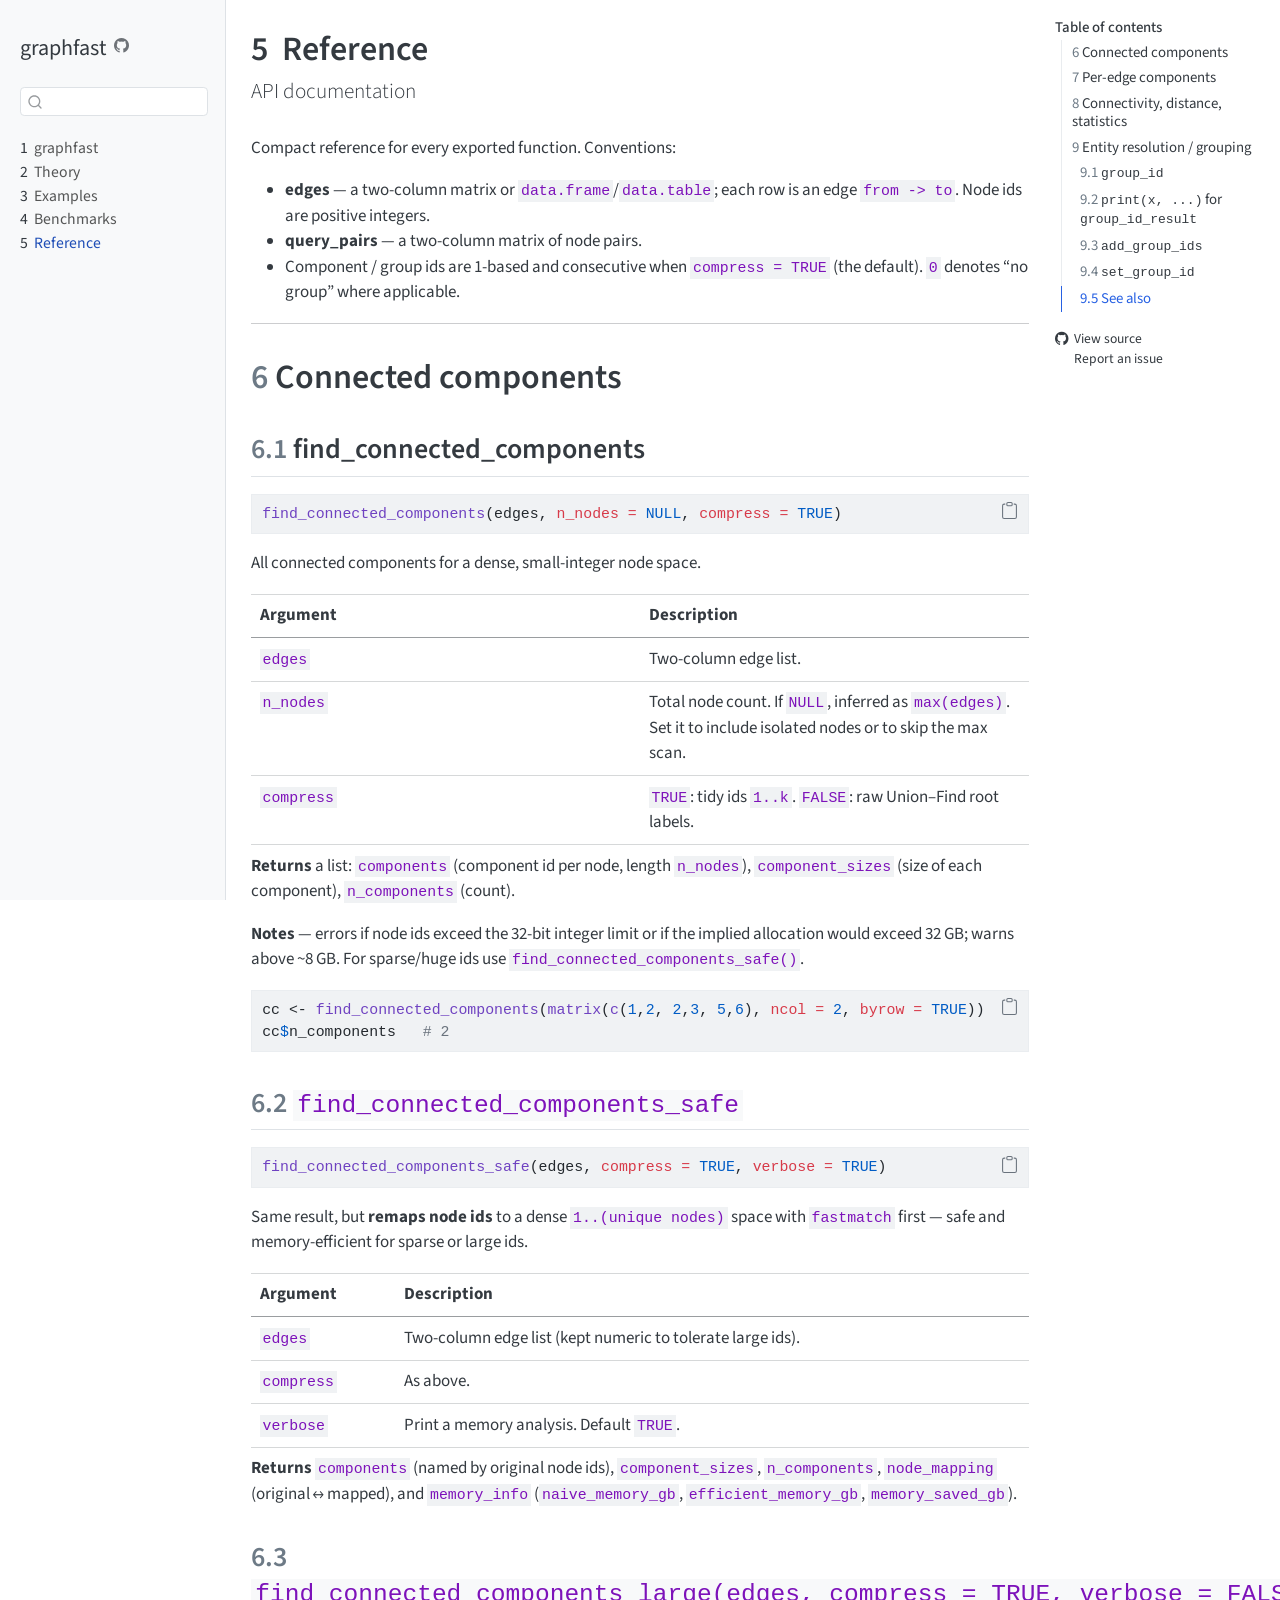
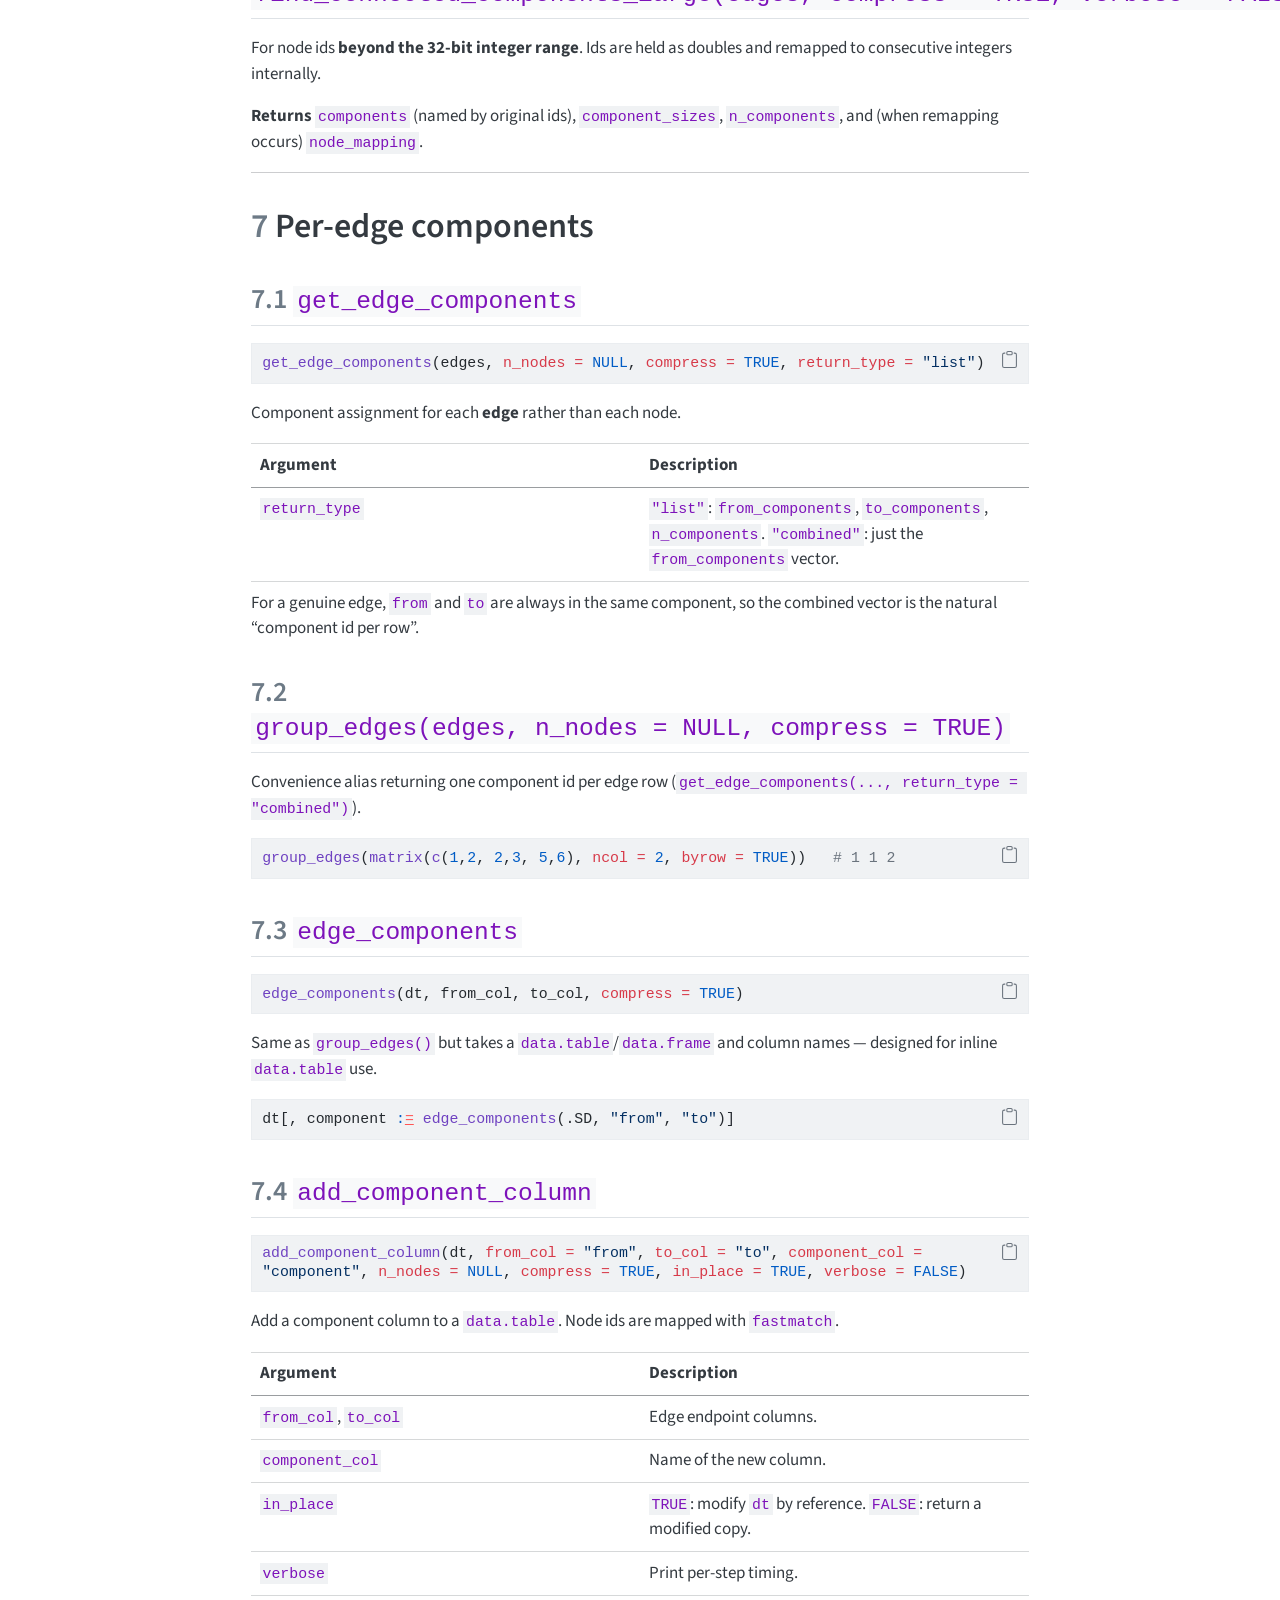
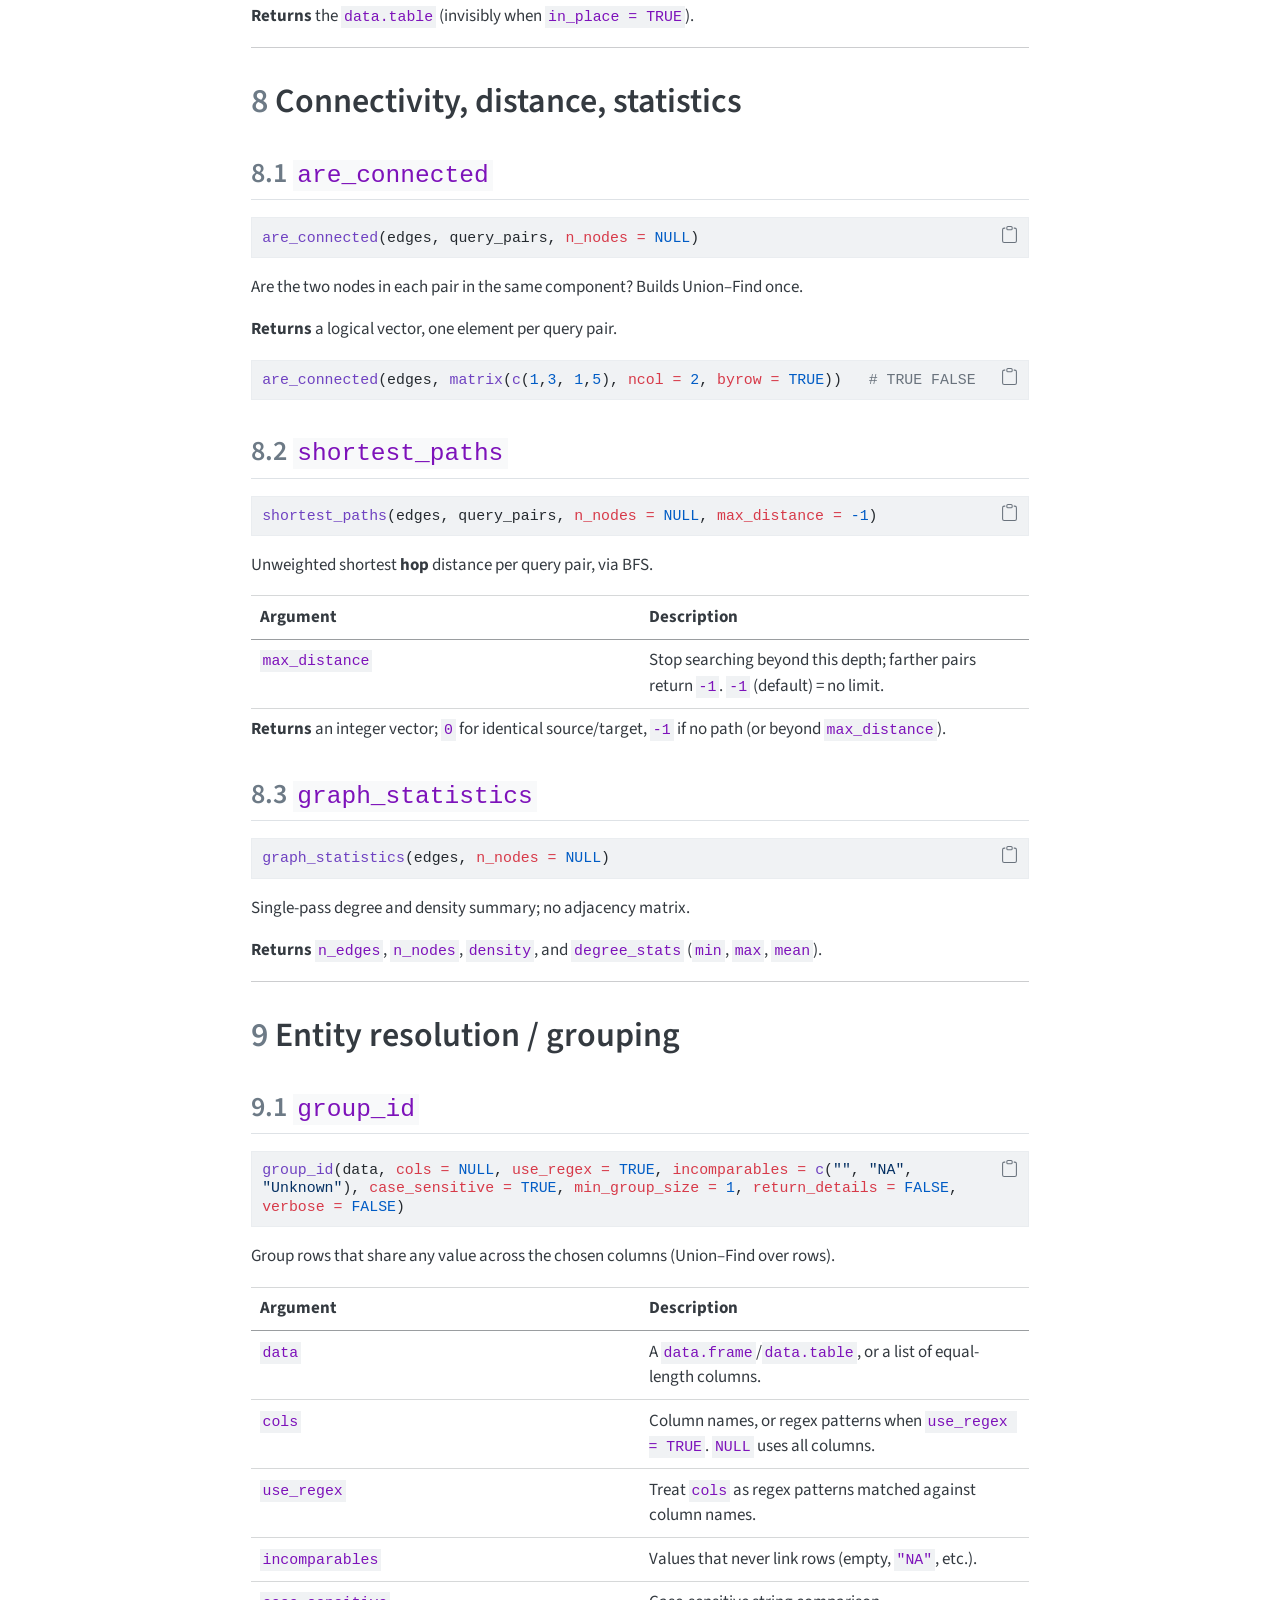
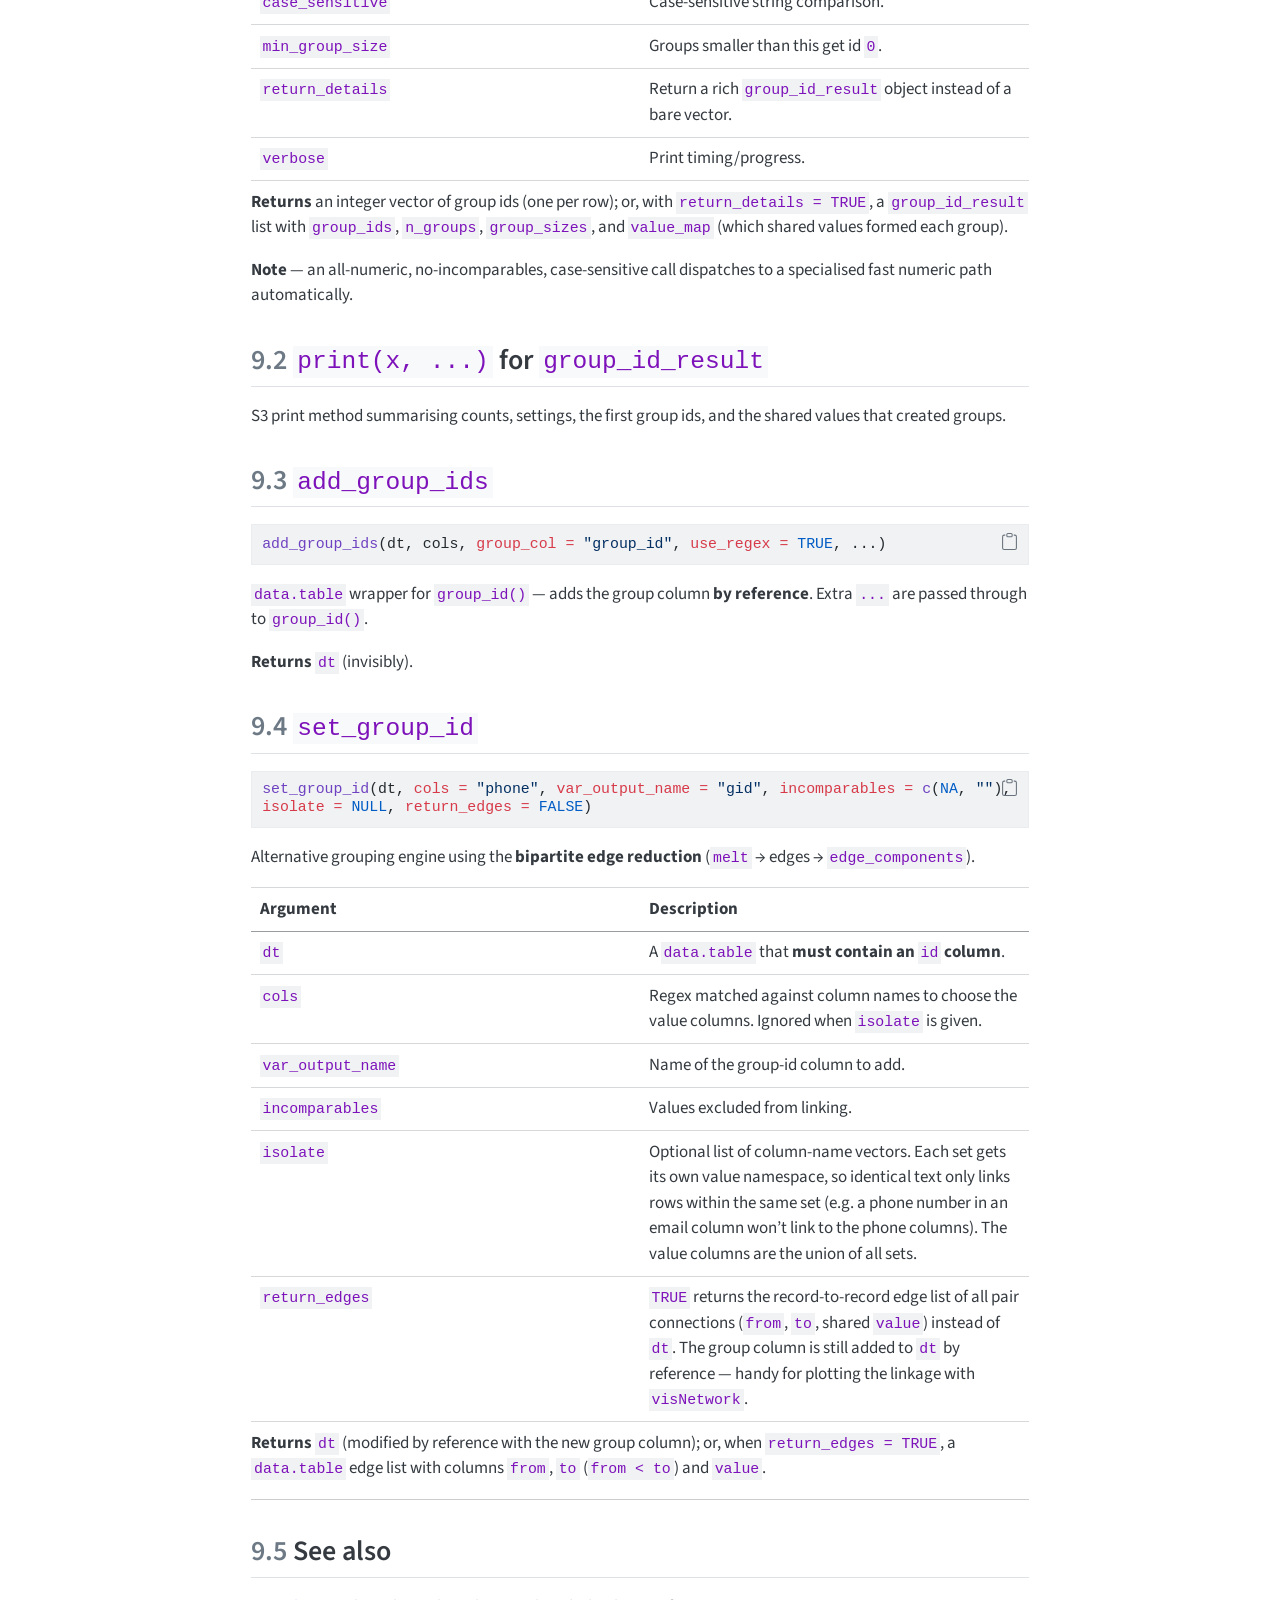
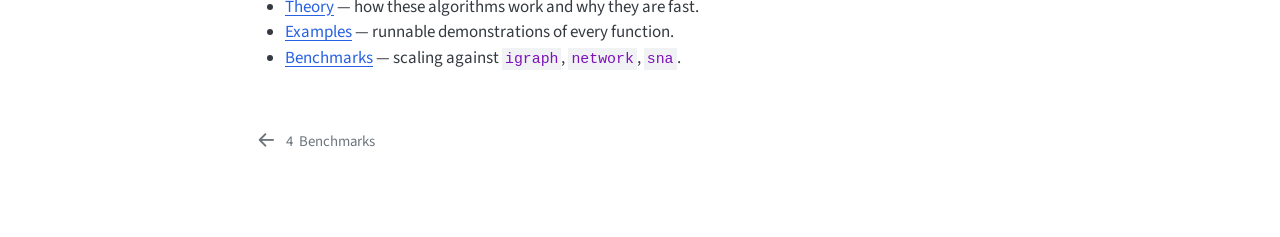
<file: docs/reference.html>
<!DOCTYPE html>
<html xmlns="http://www.w3.org/1999/xhtml" lang="en" xml:lang="en"><head>

<meta charset="utf-8">
<meta name="generator" content="quarto-1.9.38">

<meta name="viewport" content="width=device-width, initial-scale=1.0, user-scalable=yes">

<meta name="description" content="Fast graph connectivity analysis and entity resolution in R, powered by C++.">

<title>5&nbsp; Reference – graphfast</title>
<style>
/* Default styles provided by pandoc.
** See https://pandoc.org/MANUAL.html#variables-for-html for config info.
*/
code{white-space: pre-wrap;}
span.smallcaps{font-variant: small-caps;}
div.columns{display: flex; gap: min(4vw, 1.5em);}
div.column{flex: auto; overflow-x: auto;}
div.hanging-indent{margin-left: 1.5em; text-indent: -1.5em;}
ul.task-list{list-style: none;}
ul.task-list li input[type="checkbox"] {
  width: 0.8em;
  margin: 0 0.8em 0.2em -1em; /* quarto-specific, see https://github.com/quarto-dev/quarto-cli/issues/4556 */ 
  vertical-align: middle;
}
/* CSS for syntax highlighting */
html { -webkit-text-size-adjust: 100%; }
pre > code.sourceCode { white-space: pre; position: relative; }
pre > code.sourceCode > span { display: inline-block; line-height: 1.25; }
pre > code.sourceCode > span:empty { height: 1.2em; }
.sourceCode { overflow: visible; }
code.sourceCode > span { color: inherit; text-decoration: inherit; }
div.sourceCode { margin: 1em 0; }
pre.sourceCode { margin: 0; }
@media screen {
div.sourceCode { overflow: auto; }
}
@media print {
pre > code.sourceCode { white-space: pre-wrap; }
pre > code.sourceCode > span { text-indent: -5em; padding-left: 5em; }
}
pre.numberSource code
  { counter-reset: source-line 0; }
pre.numberSource code > span
  { position: relative; left: -4em; counter-increment: source-line; }
pre.numberSource code > span > a:first-child::before
  { content: counter(source-line);
    position: relative; left: -1em; text-align: right; vertical-align: baseline;
    border: none; display: inline-block;
    -webkit-touch-callout: none; -webkit-user-select: none;
    -khtml-user-select: none; -moz-user-select: none;
    -ms-user-select: none; user-select: none;
    padding: 0 4px; width: 4em;
  }
pre.numberSource { margin-left: 3em;  padding-left: 4px; }
div.sourceCode
  {   }
@media screen {
pre > code.sourceCode > span > a:first-child::before { text-decoration: underline; }
}
</style>


<script src="site_libs/quarto-nav/quarto-nav.js"></script>
<script src="site_libs/quarto-nav/headroom.min.js"></script>
<script src="site_libs/clipboard/clipboard.min.js"></script>
<script src="site_libs/quarto-search/autocomplete.umd.js"></script>
<script src="site_libs/quarto-search/fuse.min.js"></script>
<script src="site_libs/quarto-search/quarto-search.js"></script>
<meta name="quarto:offset" content="./">
<link href="./benchmarks.html" rel="prev">
<script src="site_libs/quarto-html/quarto.js" type="module"></script>
<script src="site_libs/quarto-html/tabsets/tabsets.js" type="module"></script>
<script src="site_libs/quarto-html/popper.min.js"></script>
<script src="site_libs/quarto-html/tippy.umd.min.js"></script>
<script src="site_libs/quarto-html/anchor.min.js"></script>
<link href="site_libs/quarto-html/tippy.css" rel="stylesheet">
<link href="site_libs/quarto-html/quarto-syntax-highlighting-de63f62b328812d8e578a4d74e282472.css" rel="stylesheet" id="quarto-text-highlighting-styles">
<script src="site_libs/bootstrap/bootstrap.min.js"></script>
<link href="site_libs/bootstrap/bootstrap-icons.css" rel="stylesheet">
<link href="site_libs/bootstrap/bootstrap-8b2de8cf835f6beefff61e77268666f7.min.css" rel="stylesheet" append-hash="true" id="quarto-bootstrap" data-mode="light">
<script id="quarto-search-options" type="application/json">{
  "location": "sidebar",
  "copy-button": false,
  "collapse-after": 3,
  "panel-placement": "start",
  "type": "textbox",
  "limit": 50,
  "keyboard-shortcut": [
    "f",
    "/",
    "s"
  ],
  "show-item-context": false,
  "language": {
    "search-no-results-text": "No results",
    "search-matching-documents-text": "matching documents",
    "search-copy-link-title": "Copy link to search",
    "search-hide-matches-text": "Hide additional matches",
    "search-more-match-text": "more match in this document",
    "search-more-matches-text": "more matches in this document",
    "search-clear-button-title": "Clear",
    "search-text-placeholder": "",
    "search-detached-cancel-button-title": "Cancel",
    "search-submit-button-title": "Submit",
    "search-label": "Search"
  }
}</script>


</head>

<body class="nav-sidebar docked quarto-light">

<div id="quarto-search-results"></div>
  <header id="quarto-header" class="headroom fixed-top">
  <nav class="quarto-secondary-nav">
    <div class="container-fluid d-flex">
      <button type="button" class="quarto-btn-toggle btn" data-bs-toggle="collapse" role="button" data-bs-target=".quarto-sidebar-collapse-item" aria-controls="quarto-sidebar" aria-expanded="false" aria-label="Toggle sidebar navigation" onclick="if (window.quartoToggleHeadroom) { window.quartoToggleHeadroom(); }">
        <i class="bi bi-layout-text-sidebar-reverse"></i>
      </button>
        <nav class="quarto-page-breadcrumbs" aria-label="breadcrumb"><ol class="breadcrumb"><li class="breadcrumb-item"><a href="./reference.html"><span class="chapter-number">5</span>&nbsp; <span class="chapter-title">Reference</span></a></li></ol></nav>
        <a class="flex-grow-1" role="navigation" data-bs-toggle="collapse" data-bs-target=".quarto-sidebar-collapse-item" aria-controls="quarto-sidebar" aria-expanded="false" aria-label="Toggle sidebar navigation" onclick="if (window.quartoToggleHeadroom) { window.quartoToggleHeadroom(); }">      
        </a>
      <button type="button" class="btn quarto-search-button" aria-label="Search" onclick="window.quartoOpenSearch();">
        <i class="bi bi-search"></i>
      </button>
    </div>
  </nav>
</header>
<!-- content -->
<div id="quarto-content" class="quarto-container page-columns page-rows-contents page-layout-article">
<!-- sidebar -->
  <nav id="quarto-sidebar" class="sidebar collapse collapse-horizontal quarto-sidebar-collapse-item sidebar-navigation docked overflow-auto">
    <div class="pt-lg-2 mt-2 text-left sidebar-header">
    <div class="sidebar-title mb-0 py-0">
      <a href="./">graphfast</a> 
        <div class="sidebar-tools-main">
    <a href="https://github.com/KyleHaynes/graphfast" title="Source Code" class="quarto-navigation-tool px-1" aria-label="Source Code"><i class="bi bi-github"></i></a>
</div>
    </div>
      </div>
        <div class="mt-2 flex-shrink-0 align-items-center">
        <div class="sidebar-search">
        <div id="quarto-search" class="" title="Search"></div>
        </div>
        </div>
    <div class="sidebar-menu-container"> 
    <ul class="list-unstyled mt-1">
        <li class="sidebar-item">
  <div class="sidebar-item-container"> 
  <a href="./index.html" class="sidebar-item-text sidebar-link">
 <span class="menu-text"><span class="chapter-number">1</span>&nbsp; <span class="chapter-title">graphfast</span></span></a>
  </div>
</li>
        <li class="sidebar-item">
  <div class="sidebar-item-container"> 
  <a href="./theory.html" class="sidebar-item-text sidebar-link">
 <span class="menu-text"><span class="chapter-number">2</span>&nbsp; <span class="chapter-title">Theory</span></span></a>
  </div>
</li>
        <li class="sidebar-item">
  <div class="sidebar-item-container"> 
  <a href="./examples.html" class="sidebar-item-text sidebar-link">
 <span class="menu-text"><span class="chapter-number">3</span>&nbsp; <span class="chapter-title">Examples</span></span></a>
  </div>
</li>
        <li class="sidebar-item">
  <div class="sidebar-item-container"> 
  <a href="./benchmarks.html" class="sidebar-item-text sidebar-link">
 <span class="menu-text"><span class="chapter-number">4</span>&nbsp; <span class="chapter-title">Benchmarks</span></span></a>
  </div>
</li>
        <li class="sidebar-item">
  <div class="sidebar-item-container"> 
  <a href="./reference.html" class="sidebar-item-text sidebar-link active">
 <span class="menu-text"><span class="chapter-number">5</span>&nbsp; <span class="chapter-title">Reference</span></span></a>
  </div>
</li>
    </ul>
    </div>
</nav>
<div id="quarto-sidebar-glass" class="quarto-sidebar-collapse-item" data-bs-toggle="collapse" data-bs-target=".quarto-sidebar-collapse-item"></div>
<!-- margin-sidebar -->
    <div id="quarto-margin-sidebar" class="sidebar margin-sidebar">
        <nav id="TOC" role="doc-toc" class="toc-active">
    <h2 id="toc-title">Table of contents</h2>
   
  <ul>
  <li><a href="#connected-components" id="toc-connected-components" class="nav-link active" data-scroll-target="#connected-components"><span class="header-section-number">6</span> Connected components</a>
  <ul class="collapse">
  <li><a href="#find_connected_components" id="toc-find_connected_components" class="nav-link" data-scroll-target="#find_connected_components"><span class="header-section-number">6.1</span> find_connected_components</a></li>
  <li><a href="#find_connected_components_safe" id="toc-find_connected_components_safe" class="nav-link" data-scroll-target="#find_connected_components_safe"><span class="header-section-number">6.2</span> <code>find_connected_components_safe</code></a></li>
  <li><a href="#find_connected_components_largeedges-compress-true-verbose-false" id="toc-find_connected_components_largeedges-compress-true-verbose-false" class="nav-link" data-scroll-target="#find_connected_components_largeedges-compress-true-verbose-false"><span class="header-section-number">6.3</span> <code>find_connected_components_large(edges, compress = TRUE, verbose = FALSE)</code></a></li>
  </ul></li>
  <li><a href="#per-edge-components" id="toc-per-edge-components" class="nav-link" data-scroll-target="#per-edge-components"><span class="header-section-number">7</span> Per-edge components</a>
  <ul class="collapse">
  <li><a href="#get_edge_components" id="toc-get_edge_components" class="nav-link" data-scroll-target="#get_edge_components"><span class="header-section-number">7.1</span> <code>get_edge_components</code></a></li>
  <li><a href="#group_edgesedges-n_nodes-null-compress-true" id="toc-group_edgesedges-n_nodes-null-compress-true" class="nav-link" data-scroll-target="#group_edgesedges-n_nodes-null-compress-true"><span class="header-section-number">7.2</span> <code>group_edges(edges, n_nodes = NULL, compress = TRUE)</code></a></li>
  <li><a href="#edge_components" id="toc-edge_components" class="nav-link" data-scroll-target="#edge_components"><span class="header-section-number">7.3</span> <code>edge_components</code></a></li>
  <li><a href="#add_component_column" id="toc-add_component_column" class="nav-link" data-scroll-target="#add_component_column"><span class="header-section-number">7.4</span> <code>add_component_column</code></a></li>
  </ul></li>
  <li><a href="#connectivity-distance-statistics" id="toc-connectivity-distance-statistics" class="nav-link" data-scroll-target="#connectivity-distance-statistics"><span class="header-section-number">8</span> Connectivity, distance, statistics</a>
  <ul class="collapse">
  <li><a href="#are_connected" id="toc-are_connected" class="nav-link" data-scroll-target="#are_connected"><span class="header-section-number">8.1</span> <code>are_connected</code></a></li>
  <li><a href="#shortest_paths" id="toc-shortest_paths" class="nav-link" data-scroll-target="#shortest_paths"><span class="header-section-number">8.2</span> <code>shortest_paths</code></a></li>
  <li><a href="#graph_statistics" id="toc-graph_statistics" class="nav-link" data-scroll-target="#graph_statistics"><span class="header-section-number">8.3</span> <code>graph_statistics</code></a></li>
  </ul></li>
  <li><a href="#entity-resolution-grouping" id="toc-entity-resolution-grouping" class="nav-link" data-scroll-target="#entity-resolution-grouping"><span class="header-section-number">9</span> Entity resolution / grouping</a>
  <ul class="collapse">
  <li><a href="#group_id" id="toc-group_id" class="nav-link" data-scroll-target="#group_id"><span class="header-section-number">9.1</span> <code>group_id</code></a></li>
  <li><a href="#printx-...-for-group_id_result" id="toc-printx-...-for-group_id_result" class="nav-link" data-scroll-target="#printx-...-for-group_id_result"><span class="header-section-number">9.2</span> <code>print(x, ...)</code> for <code>group_id_result</code></a></li>
  <li><a href="#add_group_ids" id="toc-add_group_ids" class="nav-link" data-scroll-target="#add_group_ids"><span class="header-section-number">9.3</span> <code>add_group_ids</code></a></li>
  <li><a href="#set_group_id" id="toc-set_group_id" class="nav-link" data-scroll-target="#set_group_id"><span class="header-section-number">9.4</span> <code>set_group_id</code></a></li>
  <li><a href="#see-also" id="toc-see-also" class="nav-link" data-scroll-target="#see-also"><span class="header-section-number">9.5</span> See also</a></li>
  </ul></li>
  </ul>
<div class="toc-actions"><ul><li><a href="https://github.com/KyleHaynes/graphfast/blob/main/reference.qmd" class="toc-action"><i class="bi bi-github"></i>View source</a></li><li><a href="https://github.com/KyleHaynes/graphfast/issues/new" class="toc-action"><i class="bi empty"></i>Report an issue</a></li></ul></div></nav>
    </div>
<!-- main -->
<main class="content" id="quarto-document-content">

<header id="title-block-header" class="quarto-title-block default">
<div class="quarto-title">
<h1 class="title"><span class="chapter-number">5</span>&nbsp; <span class="chapter-title">Reference</span></h1>
<p class="subtitle lead">API documentation</p>
</div>



<div class="quarto-title-meta">

    
  
    
  </div>
  


</header>


<p>Compact reference for every exported function. Conventions:</p>
<ul>
<li><strong>edges</strong> — a two-column matrix or <code>data.frame</code>/<code>data.table</code>; each row is an edge <code>from -&gt; to</code>. Node ids are positive integers.</li>
<li><strong>query_pairs</strong> — a two-column matrix of node pairs.</li>
<li>Component / group ids are 1-based and consecutive when <code>compress = TRUE</code> (the default). <code>0</code> denotes “no group” where applicable.</li>
</ul>
<hr>
<section id="connected-components" class="level1" data-number="6">
<h1 data-number="6"><span class="header-section-number">6</span> Connected components</h1>
<section id="find_connected_components" class="level2" data-number="6.1">
<h2 data-number="6.1" class="anchored" data-anchor-id="find_connected_components"><span class="header-section-number">6.1</span> find_connected_components</h2>
<div class="cell">
<div class="code-copy-outer-scaffold"><div class="sourceCode cell-code" id="cb1"><pre class="sourceCode r code-with-copy"><code class="sourceCode r"><span id="cb1-1"><a href="#cb1-1" aria-hidden="true" tabindex="-1"></a><span class="fu">find_connected_components</span>(edges, <span class="at">n_nodes =</span> <span class="cn">NULL</span>, <span class="at">compress =</span> <span class="cn">TRUE</span>)</span></code></pre></div><button title="Copy to Clipboard" class="code-copy-button"><i class="bi"></i></button></div>
</div>
<p>All connected components for a dense, small-integer node space.</p>
<table class="caption-top table">
<colgroup>
<col style="width: 50%">
<col style="width: 50%">
</colgroup>
<thead>
<tr class="header">
<th>Argument</th>
<th>Description</th>
</tr>
</thead>
<tbody>
<tr class="odd">
<td><code>edges</code></td>
<td>Two-column edge list.</td>
</tr>
<tr class="even">
<td><code>n_nodes</code></td>
<td>Total node count. If <code>NULL</code>, inferred as <code>max(edges)</code>. Set it to include isolated nodes or to skip the max scan.</td>
</tr>
<tr class="odd">
<td><code>compress</code></td>
<td><code>TRUE</code>: tidy ids <code>1..k</code>. <code>FALSE</code>: raw Union–Find root labels.</td>
</tr>
</tbody>
</table>
<p><strong>Returns</strong> a list: <code>components</code> (component id per node, length <code>n_nodes</code>), <code>component_sizes</code> (size of each component), <code>n_components</code> (count).</p>
<p><strong>Notes</strong> — errors if node ids exceed the 32-bit integer limit or if the implied allocation would exceed 32 GB; warns above ~8 GB. For sparse/huge ids use <code>find_connected_components_safe()</code>.</p>
<div class="cell">
<div class="code-copy-outer-scaffold"><div class="sourceCode cell-code" id="cb2"><pre class="sourceCode r code-with-copy"><code class="sourceCode r"><span id="cb2-1"><a href="#cb2-1" aria-hidden="true" tabindex="-1"></a>cc <span class="ot">&lt;-</span> <span class="fu">find_connected_components</span>(<span class="fu">matrix</span>(<span class="fu">c</span>(<span class="dv">1</span>,<span class="dv">2</span>, <span class="dv">2</span>,<span class="dv">3</span>, <span class="dv">5</span>,<span class="dv">6</span>), <span class="at">ncol =</span> <span class="dv">2</span>, <span class="at">byrow =</span> <span class="cn">TRUE</span>))</span>
<span id="cb2-2"><a href="#cb2-2" aria-hidden="true" tabindex="-1"></a>cc<span class="sc">$</span>n_components   <span class="co"># 2</span></span></code></pre></div><button title="Copy to Clipboard" class="code-copy-button"><i class="bi"></i></button></div>
</div>
</section>
<section id="find_connected_components_safe" class="level2" data-number="6.2">
<h2 data-number="6.2" class="anchored" data-anchor-id="find_connected_components_safe"><span class="header-section-number">6.2</span> <code>find_connected_components_safe</code></h2>
<div class="cell">
<div class="code-copy-outer-scaffold"><div class="sourceCode cell-code" id="cb3"><pre class="sourceCode r code-with-copy"><code class="sourceCode r"><span id="cb3-1"><a href="#cb3-1" aria-hidden="true" tabindex="-1"></a><span class="fu">find_connected_components_safe</span>(edges, <span class="at">compress =</span> <span class="cn">TRUE</span>, <span class="at">verbose =</span> <span class="cn">TRUE</span>)</span></code></pre></div><button title="Copy to Clipboard" class="code-copy-button"><i class="bi"></i></button></div>
</div>
<p>Same result, but <strong>remaps node ids</strong> to a dense <code>1..(unique nodes)</code> space with <code>fastmatch</code> first — safe and memory-efficient for sparse or large ids.</p>
<table class="caption-top table">
<thead>
<tr class="header">
<th>Argument</th>
<th>Description</th>
</tr>
</thead>
<tbody>
<tr class="odd">
<td><code>edges</code></td>
<td>Two-column edge list (kept numeric to tolerate large ids).</td>
</tr>
<tr class="even">
<td><code>compress</code></td>
<td>As above.</td>
</tr>
<tr class="odd">
<td><code>verbose</code></td>
<td>Print a memory analysis. Default <code>TRUE</code>.</td>
</tr>
</tbody>
</table>
<p><strong>Returns</strong> <code>components</code> (named by original node ids), <code>component_sizes</code>, <code>n_components</code>, <code>node_mapping</code> (original ↔︎ mapped), and <code>memory_info</code> (<code>naive_memory_gb</code>, <code>efficient_memory_gb</code>, <code>memory_saved_gb</code>).</p>
</section>
<section id="find_connected_components_largeedges-compress-true-verbose-false" class="level2" data-number="6.3">
<h2 data-number="6.3" class="anchored" data-anchor-id="find_connected_components_largeedges-compress-true-verbose-false"><span class="header-section-number">6.3</span> <code>find_connected_components_large(edges, compress = TRUE, verbose = FALSE)</code></h2>
<p>For node ids <strong>beyond the 32-bit integer range</strong>. Ids are held as doubles and remapped to consecutive integers internally.</p>
<p><strong>Returns</strong> <code>components</code> (named by original ids), <code>component_sizes</code>, <code>n_components</code>, and (when remapping occurs) <code>node_mapping</code>.</p>
<hr>
</section>
</section>
<section id="per-edge-components" class="level1" data-number="7">
<h1 data-number="7"><span class="header-section-number">7</span> Per-edge components</h1>
<section id="get_edge_components" class="level2" data-number="7.1">
<h2 data-number="7.1" class="anchored" data-anchor-id="get_edge_components"><span class="header-section-number">7.1</span> <code>get_edge_components</code></h2>
<div class="cell">
<div class="code-copy-outer-scaffold"><div class="sourceCode cell-code" id="cb4"><pre class="sourceCode r code-with-copy"><code class="sourceCode r"><span id="cb4-1"><a href="#cb4-1" aria-hidden="true" tabindex="-1"></a><span class="fu">get_edge_components</span>(edges, <span class="at">n_nodes =</span> <span class="cn">NULL</span>, <span class="at">compress =</span> <span class="cn">TRUE</span>, <span class="at">return_type =</span> <span class="st">"list"</span>)</span></code></pre></div><button title="Copy to Clipboard" class="code-copy-button"><i class="bi"></i></button></div>
</div>
<p>Component assignment for each <strong>edge</strong> rather than each node.</p>
<table class="caption-top table">
<colgroup>
<col style="width: 50%">
<col style="width: 50%">
</colgroup>
<thead>
<tr class="header">
<th>Argument</th>
<th>Description</th>
</tr>
</thead>
<tbody>
<tr class="odd">
<td><code>return_type</code></td>
<td><code>"list"</code>: <code>from_components</code>, <code>to_components</code>, <code>n_components</code>. <code>"combined"</code>: just the <code>from_components</code> vector.</td>
</tr>
</tbody>
</table>
<p>For a genuine edge, <code>from</code> and <code>to</code> are always in the same component, so the combined vector is the natural “component id per row”.</p>
</section>
<section id="group_edgesedges-n_nodes-null-compress-true" class="level2" data-number="7.2">
<h2 data-number="7.2" class="anchored" data-anchor-id="group_edgesedges-n_nodes-null-compress-true"><span class="header-section-number">7.2</span> <code>group_edges(edges, n_nodes = NULL, compress = TRUE)</code></h2>
<p>Convenience alias returning one component id per edge row (<code>get_edge_components(..., return_type = "combined")</code>).</p>
<div class="cell">
<div class="code-copy-outer-scaffold"><div class="sourceCode cell-code" id="cb5"><pre class="sourceCode r code-with-copy"><code class="sourceCode r"><span id="cb5-1"><a href="#cb5-1" aria-hidden="true" tabindex="-1"></a><span class="fu">group_edges</span>(<span class="fu">matrix</span>(<span class="fu">c</span>(<span class="dv">1</span>,<span class="dv">2</span>, <span class="dv">2</span>,<span class="dv">3</span>, <span class="dv">5</span>,<span class="dv">6</span>), <span class="at">ncol =</span> <span class="dv">2</span>, <span class="at">byrow =</span> <span class="cn">TRUE</span>))   <span class="co"># 1 1 2</span></span></code></pre></div><button title="Copy to Clipboard" class="code-copy-button"><i class="bi"></i></button></div>
</div>
</section>
<section id="edge_components" class="level2" data-number="7.3">
<h2 data-number="7.3" class="anchored" data-anchor-id="edge_components"><span class="header-section-number">7.3</span> <code>edge_components</code></h2>
<div class="cell">
<div class="code-copy-outer-scaffold"><div class="sourceCode cell-code" id="cb6"><pre class="sourceCode r code-with-copy"><code class="sourceCode r"><span id="cb6-1"><a href="#cb6-1" aria-hidden="true" tabindex="-1"></a><span class="fu">edge_components</span>(dt, from_col, to_col, <span class="at">compress =</span> <span class="cn">TRUE</span>)</span></code></pre></div><button title="Copy to Clipboard" class="code-copy-button"><i class="bi"></i></button></div>
</div>
<p>Same as <code>group_edges()</code> but takes a <code>data.table</code>/<code>data.frame</code> and column names — designed for inline <code>data.table</code> use.</p>
<div class="cell">
<div class="code-copy-outer-scaffold"><div class="sourceCode cell-code" id="cb7"><pre class="sourceCode r code-with-copy"><code class="sourceCode r"><span id="cb7-1"><a href="#cb7-1" aria-hidden="true" tabindex="-1"></a>dt[, component <span class="sc">:</span><span class="er">=</span> <span class="fu">edge_components</span>(.SD, <span class="st">"from"</span>, <span class="st">"to"</span>)]</span></code></pre></div><button title="Copy to Clipboard" class="code-copy-button"><i class="bi"></i></button></div>
</div>
</section>
<section id="add_component_column" class="level2" data-number="7.4">
<h2 data-number="7.4" class="anchored" data-anchor-id="add_component_column"><span class="header-section-number">7.4</span> <code>add_component_column</code></h2>
<div class="cell">
<div class="code-copy-outer-scaffold"><div class="sourceCode cell-code" id="cb8"><pre class="sourceCode r code-with-copy"><code class="sourceCode r"><span id="cb8-1"><a href="#cb8-1" aria-hidden="true" tabindex="-1"></a><span class="fu">add_component_column</span>(dt, <span class="at">from_col =</span> <span class="st">"from"</span>, <span class="at">to_col =</span> <span class="st">"to"</span>, <span class="at">component_col =</span> <span class="st">"component"</span>, <span class="at">n_nodes =</span> <span class="cn">NULL</span>, <span class="at">compress =</span> <span class="cn">TRUE</span>, <span class="at">in_place =</span> <span class="cn">TRUE</span>, <span class="at">verbose =</span> <span class="cn">FALSE</span>)</span></code></pre></div><button title="Copy to Clipboard" class="code-copy-button"><i class="bi"></i></button></div>
</div>
<p>Add a component column to a <code>data.table</code>. Node ids are mapped with <code>fastmatch</code>.</p>
<table class="caption-top table">
<colgroup>
<col style="width: 50%">
<col style="width: 50%">
</colgroup>
<thead>
<tr class="header">
<th>Argument</th>
<th>Description</th>
</tr>
</thead>
<tbody>
<tr class="odd">
<td><code>from_col</code>, <code>to_col</code></td>
<td>Edge endpoint columns.</td>
</tr>
<tr class="even">
<td><code>component_col</code></td>
<td>Name of the new column.</td>
</tr>
<tr class="odd">
<td><code>in_place</code></td>
<td><code>TRUE</code>: modify <code>dt</code> by reference. <code>FALSE</code>: return a modified copy.</td>
</tr>
<tr class="even">
<td><code>verbose</code></td>
<td>Print per-step timing.</td>
</tr>
</tbody>
</table>
<p><strong>Returns</strong> the <code>data.table</code> (invisibly when <code>in_place = TRUE</code>).</p>
<hr>
</section>
</section>
<section id="connectivity-distance-statistics" class="level1" data-number="8">
<h1 data-number="8"><span class="header-section-number">8</span> Connectivity, distance, statistics</h1>
<section id="are_connected" class="level2" data-number="8.1">
<h2 data-number="8.1" class="anchored" data-anchor-id="are_connected"><span class="header-section-number">8.1</span> <code>are_connected</code></h2>
<div class="cell">
<div class="code-copy-outer-scaffold"><div class="sourceCode cell-code" id="cb9"><pre class="sourceCode r code-with-copy"><code class="sourceCode r"><span id="cb9-1"><a href="#cb9-1" aria-hidden="true" tabindex="-1"></a><span class="fu">are_connected</span>(edges, query_pairs, <span class="at">n_nodes =</span> <span class="cn">NULL</span>)</span></code></pre></div><button title="Copy to Clipboard" class="code-copy-button"><i class="bi"></i></button></div>
</div>
<p>Are the two nodes in each pair in the same component? Builds Union–Find once.</p>
<p><strong>Returns</strong> a logical vector, one element per query pair.</p>
<div class="cell">
<div class="code-copy-outer-scaffold"><div class="sourceCode cell-code" id="cb10"><pre class="sourceCode r code-with-copy"><code class="sourceCode r"><span id="cb10-1"><a href="#cb10-1" aria-hidden="true" tabindex="-1"></a><span class="fu">are_connected</span>(edges, <span class="fu">matrix</span>(<span class="fu">c</span>(<span class="dv">1</span>,<span class="dv">3</span>, <span class="dv">1</span>,<span class="dv">5</span>), <span class="at">ncol =</span> <span class="dv">2</span>, <span class="at">byrow =</span> <span class="cn">TRUE</span>))   <span class="co"># TRUE FALSE</span></span></code></pre></div><button title="Copy to Clipboard" class="code-copy-button"><i class="bi"></i></button></div>
</div>
</section>
<section id="shortest_paths" class="level2" data-number="8.2">
<h2 data-number="8.2" class="anchored" data-anchor-id="shortest_paths"><span class="header-section-number">8.2</span> <code>shortest_paths</code></h2>
<div class="cell">
<div class="code-copy-outer-scaffold"><div class="sourceCode cell-code" id="cb11"><pre class="sourceCode r code-with-copy"><code class="sourceCode r"><span id="cb11-1"><a href="#cb11-1" aria-hidden="true" tabindex="-1"></a><span class="fu">shortest_paths</span>(edges, query_pairs, <span class="at">n_nodes =</span> <span class="cn">NULL</span>, <span class="at">max_distance =</span> <span class="sc">-</span><span class="dv">1</span>)</span></code></pre></div><button title="Copy to Clipboard" class="code-copy-button"><i class="bi"></i></button></div>
</div>
<p>Unweighted shortest <strong>hop</strong> distance per query pair, via BFS.</p>
<table class="caption-top table">
<colgroup>
<col style="width: 50%">
<col style="width: 50%">
</colgroup>
<thead>
<tr class="header">
<th>Argument</th>
<th>Description</th>
</tr>
</thead>
<tbody>
<tr class="odd">
<td><code>max_distance</code></td>
<td>Stop searching beyond this depth; farther pairs return <code>-1</code>. <code>-1</code> (default) = no limit.</td>
</tr>
</tbody>
</table>
<p><strong>Returns</strong> an integer vector; <code>0</code> for identical source/target, <code>-1</code> if no path (or beyond <code>max_distance</code>).</p>
</section>
<section id="graph_statistics" class="level2" data-number="8.3">
<h2 data-number="8.3" class="anchored" data-anchor-id="graph_statistics"><span class="header-section-number">8.3</span> <code>graph_statistics</code></h2>
<div class="cell">
<div class="code-copy-outer-scaffold"><div class="sourceCode cell-code" id="cb12"><pre class="sourceCode r code-with-copy"><code class="sourceCode r"><span id="cb12-1"><a href="#cb12-1" aria-hidden="true" tabindex="-1"></a><span class="fu">graph_statistics</span>(edges, <span class="at">n_nodes =</span> <span class="cn">NULL</span>)</span></code></pre></div><button title="Copy to Clipboard" class="code-copy-button"><i class="bi"></i></button></div>
</div>
<p>Single-pass degree and density summary; no adjacency matrix.</p>
<p><strong>Returns</strong> <code>n_edges</code>, <code>n_nodes</code>, <code>density</code>, and <code>degree_stats</code> (<code>min</code>, <code>max</code>, <code>mean</code>).</p>
<hr>
</section>
</section>
<section id="entity-resolution-grouping" class="level1" data-number="9">
<h1 data-number="9"><span class="header-section-number">9</span> Entity resolution / grouping</h1>
<section id="group_id" class="level2" data-number="9.1">
<h2 data-number="9.1" class="anchored" data-anchor-id="group_id"><span class="header-section-number">9.1</span> <code>group_id</code></h2>
<div class="cell">
<div class="code-copy-outer-scaffold"><div class="sourceCode cell-code" id="cb13"><pre class="sourceCode r code-with-copy"><code class="sourceCode r"><span id="cb13-1"><a href="#cb13-1" aria-hidden="true" tabindex="-1"></a><span class="fu">group_id</span>(data, <span class="at">cols =</span> <span class="cn">NULL</span>, <span class="at">use_regex =</span> <span class="cn">TRUE</span>, <span class="at">incomparables =</span> <span class="fu">c</span>(<span class="st">""</span>, <span class="st">"NA"</span>, <span class="st">"Unknown"</span>), <span class="at">case_sensitive =</span> <span class="cn">TRUE</span>, <span class="at">min_group_size =</span> <span class="dv">1</span>, <span class="at">return_details =</span> <span class="cn">FALSE</span>, <span class="at">verbose =</span> <span class="cn">FALSE</span>)</span></code></pre></div><button title="Copy to Clipboard" class="code-copy-button"><i class="bi"></i></button></div>
</div>
<p>Group rows that share any value across the chosen columns (Union–Find over rows).</p>
<table class="caption-top table">
<colgroup>
<col style="width: 50%">
<col style="width: 50%">
</colgroup>
<thead>
<tr class="header">
<th>Argument</th>
<th>Description</th>
</tr>
</thead>
<tbody>
<tr class="odd">
<td><code>data</code></td>
<td>A <code>data.frame</code>/<code>data.table</code>, or a list of equal-length columns.</td>
</tr>
<tr class="even">
<td><code>cols</code></td>
<td>Column names, or regex patterns when <code>use_regex = TRUE</code>. <code>NULL</code> uses all columns.</td>
</tr>
<tr class="odd">
<td><code>use_regex</code></td>
<td>Treat <code>cols</code> as regex patterns matched against column names.</td>
</tr>
<tr class="even">
<td><code>incomparables</code></td>
<td>Values that never link rows (empty, <code>"NA"</code>, etc.).</td>
</tr>
<tr class="odd">
<td><code>case_sensitive</code></td>
<td>Case-sensitive string comparison.</td>
</tr>
<tr class="even">
<td><code>min_group_size</code></td>
<td>Groups smaller than this get id <code>0</code>.</td>
</tr>
<tr class="odd">
<td><code>return_details</code></td>
<td>Return a rich <code>group_id_result</code> object instead of a bare vector.</td>
</tr>
<tr class="even">
<td><code>verbose</code></td>
<td>Print timing/progress.</td>
</tr>
</tbody>
</table>
<p><strong>Returns</strong> an integer vector of group ids (one per row); or, with <code>return_details = TRUE</code>, a <code>group_id_result</code> list with <code>group_ids</code>, <code>n_groups</code>, <code>group_sizes</code>, and <code>value_map</code> (which shared values formed each group).</p>
<p><strong>Note</strong> — an all-numeric, no-incomparables, case-sensitive call dispatches to a specialised fast numeric path automatically.</p>
</section>
<section id="printx-...-for-group_id_result" class="level2" data-number="9.2">
<h2 data-number="9.2" class="anchored" data-anchor-id="printx-...-for-group_id_result"><span class="header-section-number">9.2</span> <code>print(x, ...)</code> for <code>group_id_result</code></h2>
<p>S3 print method summarising counts, settings, the first group ids, and the shared values that created groups.</p>
</section>
<section id="add_group_ids" class="level2" data-number="9.3">
<h2 data-number="9.3" class="anchored" data-anchor-id="add_group_ids"><span class="header-section-number">9.3</span> <code>add_group_ids</code></h2>
<div class="cell">
<div class="code-copy-outer-scaffold"><div class="sourceCode cell-code" id="cb14"><pre class="sourceCode r code-with-copy"><code class="sourceCode r"><span id="cb14-1"><a href="#cb14-1" aria-hidden="true" tabindex="-1"></a><span class="fu">add_group_ids</span>(dt, cols, <span class="at">group_col =</span> <span class="st">"group_id"</span>, <span class="at">use_regex =</span> <span class="cn">TRUE</span>, ...)</span></code></pre></div><button title="Copy to Clipboard" class="code-copy-button"><i class="bi"></i></button></div>
</div>
<p><code>data.table</code> wrapper for <code>group_id()</code> — adds the group column <strong>by reference</strong>. Extra <code>...</code> are passed through to <code>group_id()</code>.</p>
<p><strong>Returns</strong> <code>dt</code> (invisibly).</p>
</section>
<section id="set_group_id" class="level2" data-number="9.4">
<h2 data-number="9.4" class="anchored" data-anchor-id="set_group_id"><span class="header-section-number">9.4</span> <code>set_group_id</code></h2>
<div class="cell">
<div class="code-copy-outer-scaffold"><div class="sourceCode cell-code" id="cb15"><pre class="sourceCode r code-with-copy"><code class="sourceCode r"><span id="cb15-1"><a href="#cb15-1" aria-hidden="true" tabindex="-1"></a><span class="fu">set_group_id</span>(dt, <span class="at">cols =</span> <span class="st">"phone"</span>, <span class="at">var_output_name =</span> <span class="st">"gid"</span>, <span class="at">incomparables =</span> <span class="fu">c</span>(<span class="cn">NA</span>, <span class="st">""</span>), <span class="at">isolate =</span> <span class="cn">NULL</span>, <span class="at">return_edges =</span> <span class="cn">FALSE</span>)</span></code></pre></div><button title="Copy to Clipboard" class="code-copy-button"><i class="bi"></i></button></div>
</div>
<p>Alternative grouping engine using the <strong>bipartite edge reduction</strong> (<code>melt</code> → edges → <code>edge_components</code>).</p>
<table class="caption-top table">
<colgroup>
<col style="width: 50%">
<col style="width: 50%">
</colgroup>
<thead>
<tr class="header">
<th>Argument</th>
<th>Description</th>
</tr>
</thead>
<tbody>
<tr class="odd">
<td><code>dt</code></td>
<td>A <code>data.table</code> that <strong>must contain an <code>id</code> column</strong>.</td>
</tr>
<tr class="even">
<td><code>cols</code></td>
<td>Regex matched against column names to choose the value columns. Ignored when <code>isolate</code> is given.</td>
</tr>
<tr class="odd">
<td><code>var_output_name</code></td>
<td>Name of the group-id column to add.</td>
</tr>
<tr class="even">
<td><code>incomparables</code></td>
<td>Values excluded from linking.</td>
</tr>
<tr class="odd">
<td><code>isolate</code></td>
<td>Optional list of column-name vectors. Each set gets its own value namespace, so identical text only links rows within the same set (e.g.&nbsp;a phone number in an email column won’t link to the phone columns). The value columns are the union of all sets.</td>
</tr>
<tr class="even">
<td><code>return_edges</code></td>
<td><code>TRUE</code> returns the record-to-record edge list of all pair connections (<code>from</code>, <code>to</code>, shared <code>value</code>) instead of <code>dt</code>. The group column is still added to <code>dt</code> by reference — handy for plotting the linkage with <code>visNetwork</code>.</td>
</tr>
</tbody>
</table>
<p><strong>Returns</strong> <code>dt</code> (modified by reference with the new group column); or, when <code>return_edges = TRUE</code>, a <code>data.table</code> edge list with columns <code>from</code>, <code>to</code> (<code>from &lt; to</code>) and <code>value</code>.</p>
<hr>
</section>
<section id="see-also" class="level2" data-number="9.5">
<h2 data-number="9.5" class="anchored" data-anchor-id="see-also"><span class="header-section-number">9.5</span> See also</h2>
<ul>
<li><a href="./theory.html">Theory</a> — how these algorithms work and why they are fast.</li>
<li><a href="./examples.html">Examples</a> — runnable demonstrations of every function.</li>
<li><a href="./benchmarks.html">Benchmarks</a> — scaling against <code>igraph</code>, <code>network</code>, <code>sna</code>.</li>
</ul>


</section>
</section>

</main> <!-- /main -->
<script id="quarto-html-after-body" type="application/javascript">
  window.document.addEventListener("DOMContentLoaded", function (event) {
    const icon = "";
    const anchorJS = new window.AnchorJS();
    anchorJS.options = {
      placement: 'right',
      icon: icon
    };
    anchorJS.add('.anchored');
    const isCodeAnnotation = (el) => {
      for (const clz of el.classList) {
        if (clz.startsWith('code-annotation-')) {                     
          return true;
        }
      }
      return false;
    }
    const onCopySuccess = function(e) {
      // button target
      const button = e.trigger;
      // don't keep focus
      button.blur();
      // flash "checked"
      button.classList.add('code-copy-button-checked');
      var currentTitle = button.getAttribute("title");
      button.setAttribute("title", "Copied!");
      let tooltip;
      if (window.bootstrap) {
        button.setAttribute("data-bs-toggle", "tooltip");
        button.setAttribute("data-bs-placement", "left");
        button.setAttribute("data-bs-title", "Copied!");
        tooltip = new bootstrap.Tooltip(button, 
          { trigger: "manual", 
            customClass: "code-copy-button-tooltip",
            offset: [0, -8]});
        tooltip.show();    
      }
      setTimeout(function() {
        if (tooltip) {
          tooltip.hide();
          button.removeAttribute("data-bs-title");
          button.removeAttribute("data-bs-toggle");
          button.removeAttribute("data-bs-placement");
        }
        button.setAttribute("title", currentTitle);
        button.classList.remove('code-copy-button-checked');
      }, 1000);
      // clear code selection
      e.clearSelection();
    }
    const getTextToCopy = function(trigger) {
      const outerScaffold = trigger.parentElement.cloneNode(true);
      const codeEl = outerScaffold.querySelector('code');
      for (const childEl of codeEl.children) {
        if (isCodeAnnotation(childEl)) {
          childEl.remove();
        }
      }
      return codeEl.innerText;
    }
    const clipboard = new window.ClipboardJS('.code-copy-button:not([data-in-quarto-modal])', {
      text: getTextToCopy
    });
    clipboard.on('success', onCopySuccess);
    if (window.document.getElementById('quarto-embedded-source-code-modal')) {
      const clipboardModal = new window.ClipboardJS('.code-copy-button[data-in-quarto-modal]', {
        text: getTextToCopy,
        container: window.document.getElementById('quarto-embedded-source-code-modal')
      });
      clipboardModal.on('success', onCopySuccess);
    }
      var localhostRegex = new RegExp(/^(?:http|https):\/\/localhost\:?[0-9]*\//);
      var mailtoRegex = new RegExp(/^mailto:/);
        var filterRegex = new RegExp('/' + window.location.host + '/');
      var isInternal = (href) => {
          return filterRegex.test(href) || localhostRegex.test(href) || mailtoRegex.test(href);
      }
      // Inspect non-navigation links and adorn them if external
     var links = window.document.querySelectorAll('a[href]:not(.nav-link):not(.navbar-brand):not(.toc-action):not(.sidebar-link):not(.sidebar-item-toggle):not(.pagination-link):not(.no-external):not([aria-hidden]):not(.dropdown-item):not(.quarto-navigation-tool):not(.about-link)');
      for (var i=0; i<links.length; i++) {
        const link = links[i];
        if (!isInternal(link.href)) {
          // undo the damage that might have been done by quarto-nav.js in the case of
          // links that we want to consider external
          if (link.dataset.originalHref !== undefined) {
            link.href = link.dataset.originalHref;
          }
        }
      }
    function tippyHover(el, contentFn, onTriggerFn, onUntriggerFn) {
      const config = {
        allowHTML: true,
        maxWidth: 500,
        delay: 100,
        arrow: false,
        appendTo: function(el) {
            return el.parentElement;
        },
        interactive: true,
        interactiveBorder: 10,
        theme: 'quarto',
        placement: 'bottom-start',
      };
      if (contentFn) {
        config.content = contentFn;
      }
      if (onTriggerFn) {
        config.onTrigger = onTriggerFn;
      }
      if (onUntriggerFn) {
        config.onUntrigger = onUntriggerFn;
      }
      window.tippy(el, config); 
    }
    const noterefs = window.document.querySelectorAll('a[role="doc-noteref"]');
    for (var i=0; i<noterefs.length; i++) {
      const ref = noterefs[i];
      tippyHover(ref, function() {
        // use id or data attribute instead here
        let href = ref.getAttribute('data-footnote-href') || ref.getAttribute('href');
        try { href = new URL(href).hash; } catch {}
        const id = href.replace(/^#\/?/, "");
        const note = window.document.getElementById(id);
        if (note) {
          return note.innerHTML;
        } else {
          return "";
        }
      });
    }
    const xrefs = window.document.querySelectorAll('a.quarto-xref');
    const processXRef = (id, note) => {
      // Strip column container classes
      const stripColumnClz = (el) => {
        el.classList.remove("page-full", "page-columns");
        if (el.children) {
          for (const child of el.children) {
            stripColumnClz(child);
          }
        }
      }
      stripColumnClz(note)
      if (id === null || id.startsWith('sec-')) {
        // Special case sections, only their first couple elements
        const container = document.createElement("div");
        if (note.children && note.children.length > 2) {
          container.appendChild(note.children[0].cloneNode(true));
          for (let i = 1; i < note.children.length; i++) {
            const child = note.children[i];
            if (child.tagName === "P" && child.innerText === "") {
              continue;
            } else {
              container.appendChild(child.cloneNode(true));
              break;
            }
          }
          if (window.Quarto?.typesetMath) {
            window.Quarto.typesetMath(container);
          }
          return container.innerHTML
        } else {
          if (window.Quarto?.typesetMath) {
            window.Quarto.typesetMath(note);
          }
          return note.innerHTML;
        }
      } else {
        // Remove any anchor links if they are present
        const anchorLink = note.querySelector('a.anchorjs-link');
        if (anchorLink) {
          anchorLink.remove();
        }
        if (window.Quarto?.typesetMath) {
          window.Quarto.typesetMath(note);
        }
        if (note.classList.contains("callout")) {
          return note.outerHTML;
        } else {
          return note.innerHTML;
        }
      }
    }
    for (var i=0; i<xrefs.length; i++) {
      const xref = xrefs[i];
      tippyHover(xref, undefined, function(instance) {
        instance.disable();
        let url = xref.getAttribute('href');
        let hash = undefined; 
        if (url.startsWith('#')) {
          hash = url;
        } else {
          try { hash = new URL(url).hash; } catch {}
        }
        if (hash) {
          const id = hash.replace(/^#\/?/, "");
          const note = window.document.getElementById(id);
          if (note !== null) {
            try {
              const html = processXRef(id, note.cloneNode(true));
              instance.setContent(html);
            } finally {
              instance.enable();
              instance.show();
            }
          } else {
            // See if we can fetch this
            fetch(url.split('#')[0])
            .then(res => res.text())
            .then(html => {
              const parser = new DOMParser();
              const htmlDoc = parser.parseFromString(html, "text/html");
              const note = htmlDoc.getElementById(id);
              if (note !== null) {
                const html = processXRef(id, note);
                instance.setContent(html);
              } 
            }).finally(() => {
              instance.enable();
              instance.show();
            });
          }
        } else {
          // See if we can fetch a full url (with no hash to target)
          // This is a special case and we should probably do some content thinning / targeting
          fetch(url)
          .then(res => res.text())
          .then(html => {
            const parser = new DOMParser();
            const htmlDoc = parser.parseFromString(html, "text/html");
            const note = htmlDoc.querySelector('main.content');
            if (note !== null) {
              // This should only happen for chapter cross references
              // (since there is no id in the URL)
              // remove the first header
              if (note.children.length > 0 && note.children[0].tagName === "HEADER") {
                note.children[0].remove();
              }
              const html = processXRef(null, note);
              instance.setContent(html);
            } 
          }).finally(() => {
            instance.enable();
            instance.show();
          });
        }
      }, function(instance) {
      });
    }
        let selectedAnnoteEl;
        const selectorForAnnotation = ( cell, annotation) => {
          let cellAttr = 'data-code-cell="' + cell + '"';
          let lineAttr = 'data-code-annotation="' +  annotation + '"';
          const selector = 'span[' + cellAttr + '][' + lineAttr + ']';
          return selector;
        }
        const selectCodeLines = (annoteEl) => {
          const doc = window.document;
          const targetCell = annoteEl.getAttribute("data-target-cell");
          const targetAnnotation = annoteEl.getAttribute("data-target-annotation");
          const annoteSpan = window.document.querySelector(selectorForAnnotation(targetCell, targetAnnotation));
          const lines = annoteSpan.getAttribute("data-code-lines").split(",");
          const lineIds = lines.map((line) => {
            return targetCell + "-" + line;
          })
          let top = null;
          let height = null;
          let parent = null;
          if (lineIds.length > 0) {
              //compute the position of the single el (top and bottom and make a div)
              const el = window.document.getElementById(lineIds[0]);
              top = el.offsetTop;
              height = el.offsetHeight;
              parent = el.parentElement.parentElement;
            if (lineIds.length > 1) {
              const lastEl = window.document.getElementById(lineIds[lineIds.length - 1]);
              const bottom = lastEl.offsetTop + lastEl.offsetHeight;
              height = bottom - top;
            }
            if (top !== null && height !== null && parent !== null) {
              // cook up a div (if necessary) and position it 
              let div = window.document.getElementById("code-annotation-line-highlight");
              if (div === null) {
                div = window.document.createElement("div");
                div.setAttribute("id", "code-annotation-line-highlight");
                div.style.position = 'absolute';
                parent.appendChild(div);
              }
              div.style.top = top - 2 + "px";
              div.style.height = height + 4 + "px";
              div.style.left = 0;
              let gutterDiv = window.document.getElementById("code-annotation-line-highlight-gutter");
              if (gutterDiv === null) {
                gutterDiv = window.document.createElement("div");
                gutterDiv.setAttribute("id", "code-annotation-line-highlight-gutter");
                gutterDiv.style.position = 'absolute';
                const codeCell = window.document.getElementById(targetCell);
                const gutter = codeCell.querySelector('.code-annotation-gutter');
                gutter.appendChild(gutterDiv);
              }
              gutterDiv.style.top = top - 2 + "px";
              gutterDiv.style.height = height + 4 + "px";
            }
            selectedAnnoteEl = annoteEl;
          }
        };
        const unselectCodeLines = () => {
          const elementsIds = ["code-annotation-line-highlight", "code-annotation-line-highlight-gutter"];
          elementsIds.forEach((elId) => {
            const div = window.document.getElementById(elId);
            if (div) {
              div.remove();
            }
          });
          selectedAnnoteEl = undefined;
        };
          // Handle positioning of the toggle
      window.addEventListener(
        "resize",
        throttle(() => {
          elRect = undefined;
          if (selectedAnnoteEl) {
            selectCodeLines(selectedAnnoteEl);
          }
        }, 10)
      );
      function throttle(fn, ms) {
      let throttle = false;
      let timer;
        return (...args) => {
          if(!throttle) { // first call gets through
              fn.apply(this, args);
              throttle = true;
          } else { // all the others get throttled
              if(timer) clearTimeout(timer); // cancel #2
              timer = setTimeout(() => {
                fn.apply(this, args);
                timer = throttle = false;
              }, ms);
          }
        };
      }
        // Attach click handler to the DT
        const annoteDls = window.document.querySelectorAll('dt[data-target-cell]');
        for (const annoteDlNode of annoteDls) {
          annoteDlNode.addEventListener('click', (event) => {
            const clickedEl = event.target;
            if (clickedEl !== selectedAnnoteEl) {
              unselectCodeLines();
              const activeEl = window.document.querySelector('dt[data-target-cell].code-annotation-active');
              if (activeEl) {
                activeEl.classList.remove('code-annotation-active');
              }
              selectCodeLines(clickedEl);
              clickedEl.classList.add('code-annotation-active');
            } else {
              // Unselect the line
              unselectCodeLines();
              clickedEl.classList.remove('code-annotation-active');
            }
          });
        }
    const findCites = (el) => {
      const parentEl = el.parentElement;
      if (parentEl) {
        const cites = parentEl.dataset.cites;
        if (cites) {
          return {
            el,
            cites: cites.split(' ')
          };
        } else {
          return findCites(el.parentElement)
        }
      } else {
        return undefined;
      }
    };
    var bibliorefs = window.document.querySelectorAll('a[role="doc-biblioref"]');
    for (var i=0; i<bibliorefs.length; i++) {
      const ref = bibliorefs[i];
      const citeInfo = findCites(ref);
      if (citeInfo) {
        tippyHover(citeInfo.el, function() {
          var popup = window.document.createElement('div');
          citeInfo.cites.forEach(function(cite) {
            var citeDiv = window.document.createElement('div');
            citeDiv.classList.add('hanging-indent');
            citeDiv.classList.add('csl-entry');
            var biblioDiv = window.document.getElementById('ref-' + cite);
            if (biblioDiv) {
              citeDiv.innerHTML = biblioDiv.innerHTML;
            }
            popup.appendChild(citeDiv);
          });
          return popup.innerHTML;
        });
      }
    }
  });
  </script>
<nav class="page-navigation">
  <div class="nav-page nav-page-previous">
      <a href="./benchmarks.html" class="pagination-link" aria-label="Benchmarks">
        <i class="bi bi-arrow-left-short"></i> <span class="nav-page-text"><span class="chapter-number">4</span>&nbsp; <span class="chapter-title">Benchmarks</span></span>
      </a>          
  </div>
  <div class="nav-page nav-page-next">
  </div>
</nav>
</div> <!-- /content -->




<footer class="footer"><div class="nav-footer"><div class="nav-footer-center"><div class="toc-actions d-sm-block d-md-none"><ul><li><a href="https://github.com/KyleHaynes/graphfast/blob/main/reference.qmd" class="toc-action"><i class="bi bi-github"></i>View source</a></li><li><a href="https://github.com/KyleHaynes/graphfast/issues/new" class="toc-action"><i class="bi empty"></i>Report an issue</a></li></ul></div></div></div></footer></body></html>
</file>
<file: docs/site_libs/quarto-html/tippy.css>
.tippy-box[data-animation=fade][data-state=hidden]{opacity:0}[data-tippy-root]{max-width:calc(100vw - 10px)}.tippy-box{position:relative;background-color:#333;color:#fff;border-radius:4px;font-size:14px;line-height:1.4;white-space:normal;outline:0;transition-property:transform,visibility,opacity}.tippy-box[data-placement^=top]>.tippy-arrow{bottom:0}.tippy-box[data-placement^=top]>.tippy-arrow:before{bottom:-7px;left:0;border-width:8px 8px 0;border-top-color:initial;transform-origin:center top}.tippy-box[data-placement^=bottom]>.tippy-arrow{top:0}.tippy-box[data-placement^=bottom]>.tippy-arrow:before{top:-7px;left:0;border-width:0 8px 8px;border-bottom-color:initial;transform-origin:center bottom}.tippy-box[data-placement^=left]>.tippy-arrow{right:0}.tippy-box[data-placement^=left]>.tippy-arrow:before{border-width:8px 0 8px 8px;border-left-color:initial;right:-7px;transform-origin:center left}.tippy-box[data-placement^=right]>.tippy-arrow{left:0}.tippy-box[data-placement^=right]>.tippy-arrow:before{left:-7px;border-width:8px 8px 8px 0;border-right-color:initial;transform-origin:center right}.tippy-box[data-inertia][data-state=visible]{transition-timing-function:cubic-bezier(.54,1.5,.38,1.11)}.tippy-arrow{width:16px;height:16px;color:#333}.tippy-arrow:before{content:"";position:absolute;border-color:transparent;border-style:solid}.tippy-content{position:relative;padding:5px 9px;z-index:1}
</file>
<file: docs/site_libs/quarto-html/quarto-syntax-highlighting-de63f62b328812d8e578a4d74e282472.css>
/* quarto syntax highlight colors */
:root {
  --quarto-hl-al-color: #ff5555;
  --quarto-hl-an-color: #6a737d;
  --quarto-hl-at-color: #d73a49;
  --quarto-hl-bn-color: #005cc5;
  --quarto-hl-bu-color: #d73a49;
  --quarto-hl-ch-color: #032f62;
  --quarto-hl-co-color: #6a737d;
  --quarto-hl-cv-color: #6a737d;
  --quarto-hl-cn-color: #005cc5;
  --quarto-hl-cf-color: #d73a49;
  --quarto-hl-dt-color: #d73a49;
  --quarto-hl-dv-color: #005cc5;
  --quarto-hl-do-color: #6a737d;
  --quarto-hl-er-color: #ff5555;
  --quarto-hl-ex-color: #d73a49;
  --quarto-hl-fl-color: #005cc5;
  --quarto-hl-fu-color: #6f42c1;
  --quarto-hl-im-color: #032f62;
  --quarto-hl-in-color: #6a737d;
  --quarto-hl-kw-color: #d73a49;
  --quarto-hl-op-color: #24292e;
  --quarto-hl-pp-color: #d73a49;
  --quarto-hl-re-color: #6a737d;
  --quarto-hl-sc-color: #005cc5;
  --quarto-hl-ss-color: #032f62;
  --quarto-hl-st-color: #032f62;
  --quarto-hl-va-color: #e36209;
  --quarto-hl-vs-color: #032f62;
  --quarto-hl-wa-color: #ff5555;
}

/* other quarto variables */
:root {
  --quarto-font-monospace: SFMono-Regular, Menlo, Monaco, Consolas, "Liberation Mono", "Courier New", monospace;
}

/* syntax highlight based on Pandoc's rules */
pre > code.sourceCode > span {
  color: #24292e;
}

code.sourceCode > span {
  color: #24292e;
}

div.sourceCode,
div.sourceCode pre.sourceCode {
  color: #24292e;
}

/* Normal */
code span {
  color: #24292e;
}

/* Alert */
code span.al {
  font-weight: bold;
  color: #ff5555;
}

/* Annotation */
code span.an {
  color: #6a737d;
}

/* Attribute */
code span.at {
  color: #d73a49;
}

/* BaseN */
code span.bn {
  color: #005cc5;
}

/* BuiltIn */
code span.bu {
  color: #d73a49;
}

/* ControlFlow */
code span.cf {
  color: #d73a49;
}

/* Char */
code span.ch {
  color: #032f62;
}

/* Constant */
code span.cn {
  color: #005cc5;
}

/* Comment */
code span.co {
  color: #6a737d;
}

/* CommentVar */
code span.cv {
  color: #6a737d;
}

/* Documentation */
code span.do {
  color: #6a737d;
}

/* DataType */
code span.dt {
  color: #d73a49;
}

/* DecVal */
code span.dv {
  color: #005cc5;
}

/* Error */
code span.er {
  color: #ff5555;
  text-decoration: underline;
}

/* Extension */
code span.ex {
  font-weight: bold;
  color: #d73a49;
}

/* Float */
code span.fl {
  color: #005cc5;
}

/* Function */
code span.fu {
  color: #6f42c1;
}

/* Import */
code span.im {
  color: #032f62;
}

/* Information */
code span.in {
  color: #6a737d;
}

/* Keyword */
code span.kw {
  color: #d73a49;
}

/* Operator */
code span.op {
  color: #24292e;
}

/* Preprocessor */
code span.pp {
  color: #d73a49;
}

/* RegionMarker */
code span.re {
  color: #6a737d;
}

/* SpecialChar */
code span.sc {
  color: #005cc5;
}

/* SpecialString */
code span.ss {
  color: #032f62;
}

/* String */
code span.st {
  color: #032f62;
}

/* Variable */
code span.va {
  color: #e36209;
}

/* VerbatimString */
code span.vs {
  color: #032f62;
}

/* Warning */
code span.wa {
  color: #ff5555;
}

.prevent-inlining {
  content: "</";
}

/*# sourceMappingURL=e073dde7d9be180d5cbafa952671d6f8.css.map */
</file>
<file: docs/site_libs/vis-9.1.0/vis-network.min.css>
.vis-overlay{bottom:0;left:0;position:absolute;right:0;top:0;z-index:10}.vis-active{box-shadow:0 0 10px #86d5f8}.vis [class*=span]{min-height:0;width:auto}div.vis-color-picker{background-color:#fff;border-radius:15px;box-shadow:0 0 10px 0 rgba(0,0,0,.5);display:none;height:444px;left:30px;margin-left:30px;margin-top:-140px;padding:10px;position:absolute;top:0;width:310px;z-index:1}div.vis-color-picker div.vis-arrow{left:5px;position:absolute;top:147px}div.vis-color-picker div.vis-arrow:after,div.vis-color-picker div.vis-arrow:before{border:solid transparent;content:" ";height:0;pointer-events:none;position:absolute;right:100%;top:50%;width:0}div.vis-color-picker div.vis-arrow:after{border-color:hsla(0,0%,100%,0) #fff hsla(0,0%,100%,0) hsla(0,0%,100%,0);border-width:30px;margin-top:-30px}div.vis-color-picker div.vis-color{cursor:pointer;height:289px;position:absolute;width:289px}div.vis-color-picker div.vis-brightness{position:absolute;top:313px}div.vis-color-picker div.vis-opacity{position:absolute;top:350px}div.vis-color-picker div.vis-selector{background:#4c4c4c;background:-moz-linear-gradient(top,#4c4c4c 0,#595959 12%,#666 25%,#474747 39%,#2c2c2c 50%,#000 51%,#111 60%,#2b2b2b 76%,#1c1c1c 91%,#131313 100%);background:-webkit-gradient(linear,left top,left bottom,color-stop(0,#4c4c4c),color-stop(12%,#595959),color-stop(25%,#666),color-stop(39%,#474747),color-stop(50%,#2c2c2c),color-stop(51%,#000),color-stop(60%,#111),color-stop(76%,#2b2b2b),color-stop(91%,#1c1c1c),color-stop(100%,#131313));background:-webkit-linear-gradient(top,#4c4c4c,#595959 12%,#666 25%,#474747 39%,#2c2c2c 50%,#000 51%,#111 60%,#2b2b2b 76%,#1c1c1c 91%,#131313);background:-o-linear-gradient(top,#4c4c4c 0,#595959 12%,#666 25%,#474747 39%,#2c2c2c 50%,#000 51%,#111 60%,#2b2b2b 76%,#1c1c1c 91%,#131313 100%);background:-ms-linear-gradient(top,#4c4c4c 0,#595959 12%,#666 25%,#474747 39%,#2c2c2c 50%,#000 51%,#111 60%,#2b2b2b 76%,#1c1c1c 91%,#131313 100%);background:linear-gradient(180deg,#4c4c4c 0,#595959 12%,#666 25%,#474747 39%,#2c2c2c 50%,#000 51%,#111 60%,#2b2b2b 76%,#1c1c1c 91%,#131313);border:1px solid #fff;border-radius:15px;filter:progid:DXImageTransform.Microsoft.gradient(startColorstr="#4c4c4c",endColorstr="#131313",GradientType=0);height:15px;left:137px;position:absolute;top:137px;width:15px}div.vis-color-picker div.vis-new-color{left:159px;padding-right:2px;text-align:right}div.vis-color-picker div.vis-initial-color,div.vis-color-picker div.vis-new-color{border:1px solid rgba(0,0,0,.1);border-radius:5px;color:rgba(0,0,0,.4);font-size:10px;height:20px;line-height:20px;position:absolute;top:380px;vertical-align:middle;width:140px}div.vis-color-picker div.vis-initial-color{left:10px;padding-left:2px;text-align:left}div.vis-color-picker div.vis-label{left:10px;position:absolute;width:300px}div.vis-color-picker div.vis-label.vis-brightness{top:300px}div.vis-color-picker div.vis-label.vis-opacity{top:338px}div.vis-color-picker div.vis-button{background-color:#f7f7f7;border:2px solid #d9d9d9;border-radius:10px;cursor:pointer;height:25px;line-height:25px;position:absolute;text-align:center;top:410px;vertical-align:middle;width:68px}div.vis-color-picker div.vis-button.vis-cancel{left:5px}div.vis-color-picker div.vis-button.vis-load{left:82px}div.vis-color-picker div.vis-button.vis-apply{left:159px}div.vis-color-picker div.vis-button.vis-save{left:236px}div.vis-color-picker input.vis-range{height:20px;width:290px}div.vis-configuration{display:block;float:left;font-size:12px;position:relative}div.vis-configuration-wrapper{display:block;width:700px}div.vis-configuration-wrapper:after{clear:both;content:"";display:block}div.vis-configuration.vis-config-option-container{background-color:#fff;border:2px solid #f7f8fa;border-radius:4px;display:block;left:10px;margin-top:20px;padding-left:5px;width:495px}div.vis-configuration.vis-config-button{background-color:#f7f8fa;border:2px solid #ceced0;border-radius:4px;cursor:pointer;display:block;height:25px;left:10px;line-height:25px;margin-bottom:30px;margin-top:20px;padding-left:5px;vertical-align:middle;width:495px}div.vis-configuration.vis-config-button.hover{background-color:#4588e6;border:2px solid #214373;color:#fff}div.vis-configuration.vis-config-item{display:block;float:left;height:25px;line-height:25px;vertical-align:middle;width:495px}div.vis-configuration.vis-config-item.vis-config-s2{background-color:#f7f8fa;border-radius:3px;left:10px;padding-left:5px}div.vis-configuration.vis-config-item.vis-config-s3{background-color:#e4e9f0;border-radius:3px;left:20px;padding-left:5px}div.vis-configuration.vis-config-item.vis-config-s4{background-color:#cfd8e6;border-radius:3px;left:30px;padding-left:5px}div.vis-configuration.vis-config-header{font-size:18px;font-weight:700}div.vis-configuration.vis-config-label{height:25px;line-height:25px;width:120px}div.vis-configuration.vis-config-label.vis-config-s3{width:110px}div.vis-configuration.vis-config-label.vis-config-s4{width:100px}div.vis-configuration.vis-config-colorBlock{border:1px solid #444;border-radius:2px;cursor:pointer;height:19px;margin:0;padding:0;top:1px;width:30px}input.vis-configuration.vis-config-checkbox{left:-5px}input.vis-configuration.vis-config-rangeinput{margin:0;padding:1px;pointer-events:none;position:relative;top:-5px;width:60px}input.vis-configuration.vis-config-range{-webkit-appearance:none;background-color:transparent;border:0 solid #fff;height:20px;width:300px}input.vis-configuration.vis-config-range::-webkit-slider-runnable-track{background:#dedede;background:-moz-linear-gradient(top,#dedede 0,#c8c8c8 99%);background:-webkit-gradient(linear,left top,left bottom,color-stop(0,#dedede),color-stop(99%,#c8c8c8));background:-webkit-linear-gradient(top,#dedede,#c8c8c8 99%);background:-o-linear-gradient(top,#dedede 0,#c8c8c8 99%);background:-ms-linear-gradient(top,#dedede 0,#c8c8c8 99%);background:linear-gradient(180deg,#dedede 0,#c8c8c8 99%);border:1px solid #999;border-radius:3px;box-shadow:0 0 3px 0 #aaa;filter:progid:DXImageTransform.Microsoft.gradient(startColorstr="#dedede",endColorstr="#c8c8c8",GradientType=0);height:5px;width:300px}input.vis-configuration.vis-config-range::-webkit-slider-thumb{-webkit-appearance:none;background:#3876c2;background:-moz-linear-gradient(top,#3876c2 0,#385380 100%);background:-webkit-gradient(linear,left top,left bottom,color-stop(0,#3876c2),color-stop(100%,#385380));background:-webkit-linear-gradient(top,#3876c2,#385380);background:-o-linear-gradient(top,#3876c2 0,#385380 100%);background:-ms-linear-gradient(top,#3876c2 0,#385380 100%);background:linear-gradient(180deg,#3876c2 0,#385380);border:1px solid #14334b;border-radius:50%;box-shadow:0 0 1px 0 #111927;filter:progid:DXImageTransform.Microsoft.gradient(startColorstr="#3876c2",endColorstr="#385380",GradientType=0);height:17px;margin-top:-7px;width:17px}input.vis-configuration.vis-config-range:focus{outline:none}input.vis-configuration.vis-config-range:focus::-webkit-slider-runnable-track{background:#9d9d9d;background:-moz-linear-gradient(top,#9d9d9d 0,#c8c8c8 99%);background:-webkit-gradient(linear,left top,left bottom,color-stop(0,#9d9d9d),color-stop(99%,#c8c8c8));background:-webkit-linear-gradient(top,#9d9d9d,#c8c8c8 99%);background:-o-linear-gradient(top,#9d9d9d 0,#c8c8c8 99%);background:-ms-linear-gradient(top,#9d9d9d 0,#c8c8c8 99%);background:linear-gradient(180deg,#9d9d9d 0,#c8c8c8 99%);filter:progid:DXImageTransform.Microsoft.gradient(startColorstr="#9d9d9d",endColorstr="#c8c8c8",GradientType=0)}input.vis-configuration.vis-config-range::-moz-range-track{background:#dedede;background:-moz-linear-gradient(top,#dedede 0,#c8c8c8 99%);background:-webkit-gradient(linear,left top,left bottom,color-stop(0,#dedede),color-stop(99%,#c8c8c8));background:-webkit-linear-gradient(top,#dedede,#c8c8c8 99%);background:-o-linear-gradient(top,#dedede 0,#c8c8c8 99%);background:-ms-linear-gradient(top,#dedede 0,#c8c8c8 99%);background:linear-gradient(180deg,#dedede 0,#c8c8c8 99%);border:1px solid #999;border-radius:3px;box-shadow:0 0 3px 0 #aaa;filter:progid:DXImageTransform.Microsoft.gradient(startColorstr="#dedede",endColorstr="#c8c8c8",GradientType=0);height:10px;width:300px}input.vis-configuration.vis-config-range::-moz-range-thumb{background:#385380;border:none;border-radius:50%;height:16px;width:16px}input.vis-configuration.vis-config-range:-moz-focusring{outline:1px solid #fff;outline-offset:-1px}input.vis-configuration.vis-config-range::-ms-track{background:transparent;border-color:transparent;border-width:6px 0;color:transparent;height:5px;width:300px}input.vis-configuration.vis-config-range::-ms-fill-lower{background:#777;border-radius:10px}input.vis-configuration.vis-config-range::-ms-fill-upper{background:#ddd;border-radius:10px}input.vis-configuration.vis-config-range::-ms-thumb{background:#385380;border:none;border-radius:50%;height:16px;width:16px}input.vis-configuration.vis-config-range:focus::-ms-fill-lower{background:#888}input.vis-configuration.vis-config-range:focus::-ms-fill-upper{background:#ccc}.vis-configuration-popup{background:rgba(57,76,89,.85);border:2px solid #f2faff;border-radius:4px;color:#fff;font-size:14px;height:30px;line-height:30px;position:absolute;text-align:center;-webkit-transition:opacity .3s ease-in-out;-moz-transition:opacity .3s ease-in-out;transition:opacity .3s ease-in-out;width:150px}.vis-configuration-popup:after,.vis-configuration-popup:before{border:solid transparent;content:" ";height:0;left:100%;pointer-events:none;position:absolute;top:50%;width:0}.vis-configuration-popup:after{border-color:rgba(136,183,213,0) rgba(136,183,213,0) rgba(136,183,213,0) rgba(57,76,89,.85);border-width:8px;margin-top:-8px}.vis-configuration-popup:before{border-color:rgba(194,225,245,0) rgba(194,225,245,0) rgba(194,225,245,0) #f2faff;border-width:12px;margin-top:-12px}div.vis-tooltip{background-color:#f5f4ed;border:1px solid #808074;-moz-border-radius:3px;-webkit-border-radius:3px;border-radius:3px;box-shadow:3px 3px 10px rgba(0,0,0,.2);color:#000;font-family:verdana;font-size:14px;padding:5px;pointer-events:none;position:absolute;visibility:hidden;white-space:nowrap;z-index:5}div.vis-network div.vis-navigation div.vis-button{-webkit-touch-callout:none;background-position:2px 2px;background-repeat:no-repeat;-moz-border-radius:17px;border-radius:17px;cursor:pointer;display:inline-block;height:34px;position:absolute;-webkit-user-select:none;-khtml-user-select:none;-moz-user-select:none;-ms-user-select:none;user-select:none;width:34px}div.vis-network div.vis-navigation div.vis-button:hover{box-shadow:0 0 3px 3px rgba(56,207,21,.3)}div.vis-network div.vis-navigation div.vis-button:active{box-shadow:0 0 1px 3px rgba(56,207,21,.95)}div.vis-network div.vis-navigation div.vis-button.vis-up{background-image:url("[data-uri]");bottom:50px;left:55px}div.vis-network div.vis-navigation div.vis-button.vis-down{background-image:url("[data-uri]");bottom:10px;left:55px}div.vis-network div.vis-navigation div.vis-button.vis-left{background-image:url("[data-uri]");bottom:10px;left:15px}div.vis-network div.vis-navigation div.vis-button.vis-right{background-image:url("[data-uri]");bottom:10px;left:95px}div.vis-network div.vis-navigation div.vis-button.vis-zoomIn{background-image:url("[data-uri]");bottom:10px;right:15px}div.vis-network div.vis-navigation div.vis-button.vis-zoomOut{background-image:url("[data-uri]");bottom:10px;right:55px}div.vis-network div.vis-navigation div.vis-button.vis-zoomExtends{background-image:url("[data-uri]");bottom:50px;right:15px}div.vis-network div.vis-manipulation{background:#fff;background:-moz-linear-gradient(top,#fff 0,#fcfcfc 48%,#fafafa 50%,#fcfcfc 100%);background:-webkit-gradient(linear,left top,left bottom,color-stop(0,#fff),color-stop(48%,#fcfcfc),color-stop(50%,#fafafa),color-stop(100%,#fcfcfc));background:-webkit-linear-gradient(top,#fff,#fcfcfc 48%,#fafafa 50%,#fcfcfc);background:-o-linear-gradient(top,#fff 0,#fcfcfc 48%,#fafafa 50%,#fcfcfc 100%);background:-ms-linear-gradient(top,#fff 0,#fcfcfc 48%,#fafafa 50%,#fcfcfc 100%);background:linear-gradient(180deg,#fff 0,#fcfcfc 48%,#fafafa 50%,#fcfcfc);border:0 solid #d6d9d8;border-bottom:1px;box-sizing:content-box;filter:progid:DXImageTransform.Microsoft.gradient(startColorstr="#ffffff",endColorstr="#fcfcfc",GradientType=0);height:28px;left:0;padding-top:4px;position:absolute;top:0;width:100%}div.vis-network button.vis-edit-mode,div.vis-network div.vis-edit-mode{height:30px;left:0;position:absolute;top:5px}div.vis-network button.vis-close{-webkit-touch-callout:none;background-color:transparent;background-image:url("[data-uri]");background-position:20px 3px;background-repeat:no-repeat;border:none;cursor:pointer;height:30px;position:absolute;right:0;top:0;-webkit-user-select:none;-khtml-user-select:none;-moz-user-select:none;-ms-user-select:none;user-select:none;width:30px}div.vis-network button.vis-close:hover{opacity:.6}div.vis-network div.vis-edit-mode button.vis-button,div.vis-network div.vis-manipulation button.vis-button{-webkit-touch-callout:none;background-color:transparent;background-position:0 0;background-repeat:no-repeat;border:none;-moz-border-radius:15px;border-radius:15px;box-sizing:content-box;cursor:pointer;float:left;font-family:verdana;font-size:12px;height:24px;margin-left:10px;padding:0 8px;-webkit-user-select:none;-khtml-user-select:none;-moz-user-select:none;-ms-user-select:none;user-select:none}div.vis-network div.vis-manipulation button.vis-button:hover{box-shadow:1px 1px 8px rgba(0,0,0,.2)}div.vis-network div.vis-manipulation button.vis-button:active{box-shadow:1px 1px 8px rgba(0,0,0,.5)}div.vis-network div.vis-manipulation button.vis-button.vis-back{background-image:url("[data-uri]")}div.vis-network div.vis-manipulation div.vis-none:hover{box-shadow:1px 1px 8px transparent;cursor:default}div.vis-network div.vis-manipulation div.vis-none:active{box-shadow:1px 1px 8px transparent}div.vis-network div.vis-manipulation div.vis-none{line-height:23px;padding:0}div.vis-network div.vis-manipulation div.notification{font-weight:700;margin:2px}div.vis-network div.vis-manipulation button.vis-button.vis-add{background-image:url("[data-uri]")}div.vis-network div.vis-edit-mode button.vis-button.vis-edit,div.vis-network div.vis-manipulation button.vis-button.vis-edit{background-image:url("[data-uri]")}div.vis-network div.vis-edit-mode button.vis-button.vis-edit.vis-edit-mode{background-color:#fcfcfc;border:1px solid #ccc}div.vis-network div.vis-manipulation button.vis-button.vis-connect{background-image:url("[data-uri]")}div.vis-network div.vis-manipulation button.vis-button.vis-delete{background-image:url("[data-uri]")}div.vis-network div.vis-edit-mode div.vis-label,div.vis-network div.vis-manipulation div.vis-label{line-height:25px;margin:0 0 0 23px}div.vis-network div.vis-manipulation div.vis-separator-line{background-color:#bdbdbd;display:inline-block;float:left;height:21px;margin:0 7px 0 15px;width:1px}.rPartvisNetwork{margin: 0.5em auto; }
</file>
